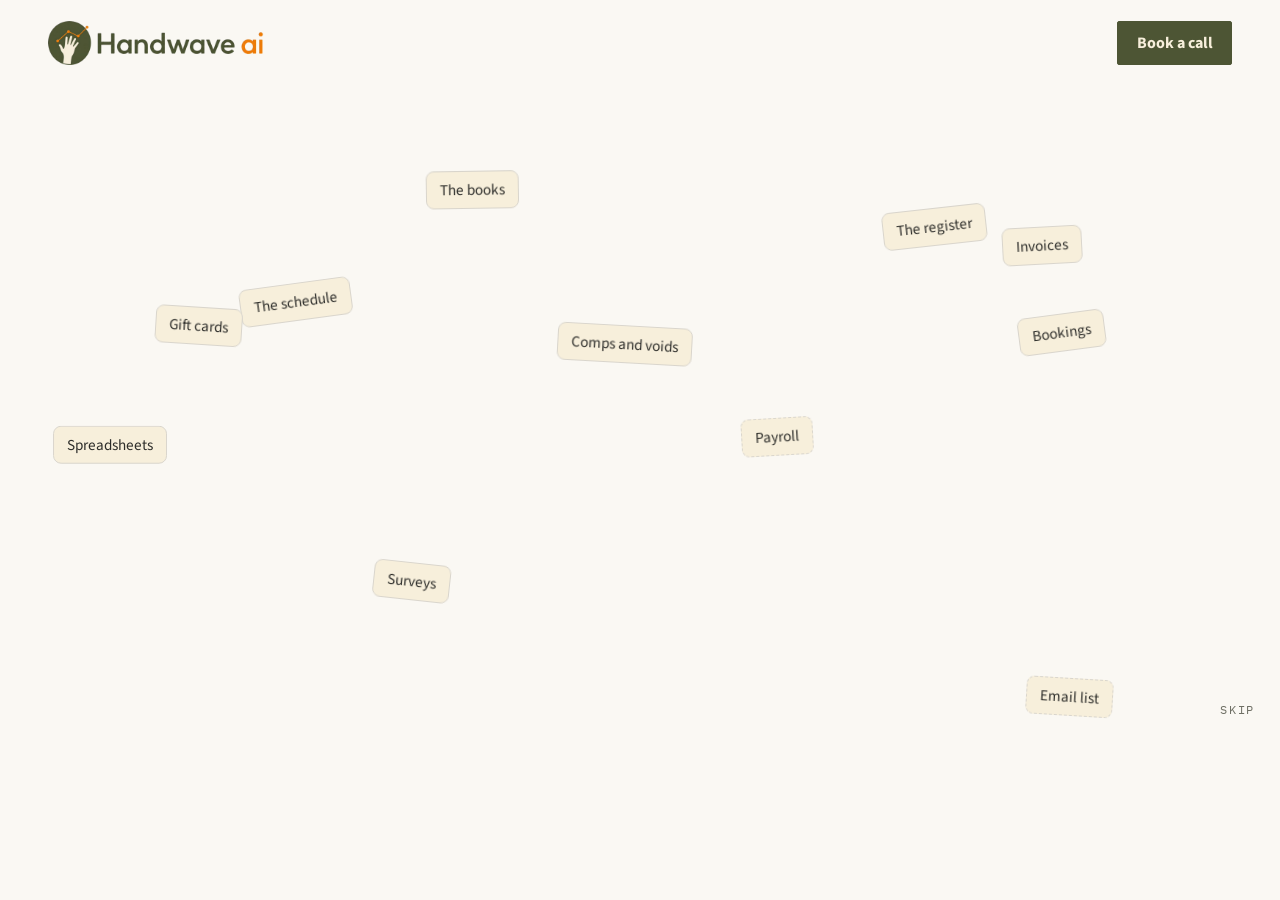
<file: index.html>
<!DOCTYPE html>
<html lang="en">
<head>
<meta charset="utf-8">
<meta name="viewport" content="width=device-width, initial-scale=1, viewport-fit=cover">
<title>Know. Then lead. | Handwave AI</title>
<meta name="description" content="When your numbers don’t agree and it’s costing you money, Handwave AI finds out why, fixes it, and keeps it fixed. Senior people, a platform behind them, hospitality and leisure first.">

<!-- GA4 -->
<script async src="https://www.googletagmanager.com/gtag/js?id=G-V5PC7Z1J04"></script>
<script>
  window.dataLayer = window.dataLayer || [];
  function gtag(){dataLayer.push(arguments);}
  gtag('js', new Date());
  gtag('config', 'G-V5PC7Z1J04');
</script>

<link rel="preconnect" href="https://fonts.googleapis.com">
<link rel="preconnect" href="https://fonts.gstatic.com" crossorigin>
<link href="https://fonts.googleapis.com/css2?family=Source+Serif+4:opsz,wght@8..60,400;8..60,600&family=Source+Sans+3:wght@400;600;700&family=IBM+Plex+Mono:wght@500&display=swap" rel="stylesheet">
<style>
  :root{
    --olive:#4D5534; --moss:#6B7259; --orange:#DF780D; --ivory:#F7EFDB; --paper:#FAF8F3;
    --stone:#D9D5CC; --sage:#AAB393; --charcoal:#2D2D2A; --muted:#6E6F64;
    --serif:'Source Serif 4',Georgia,serif; --sans:'Source Sans 3','Segoe UI',sans-serif;
    --mono:'IBM Plex Mono',ui-monospace,monospace;
    box-sizing:border-box;
    padding-top:env(safe-area-inset-top,0px); padding-bottom:env(safe-area-inset-bottom,0px);
  }
  *,*::before,*::after{ box-sizing:inherit; }
  html,body{ margin:0; min-height:100%; }
  body{ background:var(--paper); color:var(--charcoal); font-family:var(--sans);
    display:flex; flex-direction:column; min-height:100vh; overflow-x:hidden; }
  a:focus-visible, button:focus-visible{ outline:3px solid var(--orange); outline-offset:3px; }

  .top{ display:flex; align-items:center; justify-content:space-between; padding:1.3rem clamp(1.2rem,4vw,3rem); position:relative; z-index:3; }
  .top img{ height:44px; width:auto; display:block; }
  .btn{ display:inline-block; text-decoration:none; font-weight:700; background:var(--olive); color:var(--ivory);
    padding:.62rem 1.15rem; border-radius:2px; border:1px solid var(--olive); }
  .btn:hover{ background:#3e452a; }

  /* the stage: data gets grabbed, ordered, and resolved */
  .stage{ flex:1 0 auto; position:relative; display:flex; align-items:center; justify-content:center;
    min-height:420px; padding:2.5rem 1.5rem 3rem; }
  .bits{ position:absolute; inset:0; pointer-events:none; z-index:1; }
  .bit{ position:absolute; left:0; top:0; white-space:nowrap; font-size:.95rem; color:var(--charcoal);
    background:var(--ivory); border:1px solid var(--stone); border-radius:8px; padding:.45rem .8rem;
    transition:transform 1.6s cubic-bezier(.6,.05,.25,1), opacity .9s ease, background .4s ease, border-color .4s ease, color .4s ease;
    will-change:transform,opacity; }
  .bit.dash{ border-style:dashed; }
  .bit.ordered{ background:#FFFFFF; border-color:var(--sage); border-left:3px solid var(--olive); border-style:solid;
    font-family:var(--mono); font-size:.8rem; letter-spacing:.04em; color:var(--olive); }
  .wave{ position:absolute; top:0; bottom:0; left:-30%; width:30%; z-index:0; pointer-events:none; opacity:0;
    background:linear-gradient(90deg, rgba(77,85,52,0) 0%, rgba(77,85,52,.10) 50%, rgba(77,85,52,0) 100%); }
  .playing .wave.go{ animation:sweep 2.2s cubic-bezier(.5,0,.3,1) forwards; }
  @keyframes sweep{ 0%{ left:-30%; opacity:1; } 100%{ left:110%; opacity:1; } }

  .resolve{ position:relative; z-index:2; text-align:center; max-width:46rem; }
  .resolve h1{ font-family:var(--serif); font-weight:600; letter-spacing:-.016em; line-height:1;
    font-size:clamp(3.4rem,10vw,7.5rem); margin:0 0 1.4rem; color:var(--charcoal); }
  .resolve p{ font-family:var(--serif); font-size:clamp(1.15rem,2.1vw,1.5rem); line-height:1.4; color:var(--charcoal);
    margin:0 auto 1.4rem; max-width:36rem; }
  .three{ display:grid; grid-template-columns:repeat(3,1fr); gap:1.6rem; max-width:48rem; margin:0 auto 2rem; text-align:left; }
  .three .t{ border-top:2px solid var(--olive); padding-top:.7rem; }
  .three b{ display:block; font-family:var(--serif); font-weight:600; font-size:1.12rem; color:var(--charcoal); margin-bottom:.25rem; }
  .three span{ display:block; color:var(--muted); font-size:.95rem; line-height:1.45; }
  @media (max-width:640px){ .three{ grid-template-columns:1fr; gap:1rem; max-width:22rem; } }
  .resolve .btn{ font-size:1.02rem; padding:.75rem 1.4rem; }
  .playing .resolve h1, .playing .resolve p, .playing .resolve .three, .playing .resolve .btn{ opacity:0; transform:translateY(10px); }
  .done .resolve h1, .done .resolve p, .done .resolve .three, .done .resolve .btn{ opacity:1; transform:none;
    transition:opacity 1s ease, transform 1s ease; }
  .done .resolve p{ transition-delay:.4s; }
  .done .resolve .three{ transition-delay:.6s; }
  .done .resolve .btn{ transition-delay:.9s; }
  .skip{ position:absolute; right:1.2rem; bottom:1rem; z-index:3; background:none; border:0; cursor:pointer;
    font-family:var(--mono); font-size:.72rem; letter-spacing:.14em; text-transform:uppercase; color:var(--muted); }
  .done .skip{ display:none; }

  /* the pages, at the bottom */
  .doors{ position:relative; z-index:3; border-top:1px solid var(--stone); padding:1.6rem clamp(1.2rem,4vw,3rem) 1.4rem; }
  .doors ul{ list-style:none; margin:0 auto; padding:0; max-width:72rem;
    display:grid; grid-template-columns:repeat(5,1fr); gap:1rem; }
  .doors a{ display:block; text-decoration:none; padding:1rem 1.1rem; border-radius:12px; border:1px solid var(--stone);
    background:#FFFFFF; height:100%; transition:border-color .2s ease, transform .2s ease; }
  .doors a:hover{ border-color:var(--olive); transform:translateY(-2px); }
  .doors .dt{ display:block; font-family:var(--serif); font-weight:600; font-size:1.2rem; color:var(--charcoal); }
  .doors .dd{ display:block; color:var(--muted); font-size:.9rem; margin-top:.2rem; }
  .playing .doors{ opacity:0; }
  .done .doors{ opacity:1; transition:opacity .8s ease .7s; }
  .legal{ text-align:center; font-family:var(--mono); font-size:.7rem; letter-spacing:.06em; color:var(--muted); margin:1.2rem 0 0; }

  @media (max-width:860px){
    .doors ul{ grid-template-columns:1fr 1fr; }
    .doors li:last-child{ grid-column:1 / -1; }
    .top img{ height:36px; }
    .stage{ min-height:460px; }
  }
</style>
</head>
<body class="playing">

<div class="top">
  <a href="index.html" aria-label="Handwave AI home"><img src="handwave_logo_horizontal.png" alt="Handwave AI"></a>
  <a class="btn" href="https://scheduler.zoom.us/aaron-nelson-c1mmxt/30-mins-with-aaron-1" data-ga="book_call_click" data-ga-loc="splash_top">Book a call</a>
</div>

<main class="stage" id="stage">
  <div class="wave" aria-hidden="true"></div>
  <div class="bits" aria-hidden="true"></div>
  <div class="resolve">
    <h1>Know. Then&nbsp;lead.</h1>
    <p class="line">When your numbers don’t agree and it’s costing you money, we find out why, fix it, and keep it fixed.</p>
    <div class="three">
      <div class="t"><b>People who have done it</b><span>inside a business like yours bring your systems together.</span></div>
      <div class="t"><b>The cause, found</b><span>the number nobody can explain, traced to where it came from.</span></div>
      <div class="t"><b>Kept fixed</b><span>we keep it connected, so it stays that way.</span></div>
    </div>
    <a class="btn" href="https://scheduler.zoom.us/aaron-nelson-c1mmxt/30-mins-with-aaron-1" data-ga="book_call_click" data-ga-loc="splash">Book a call</a>
  </div>
  <button class="skip" type="button">Skip</button>
</main>

<nav class="doors" aria-label="Pages">
  <ul>
    <li><a href="how-it-works.html" data-ga="door_click" data-ga-loc="how"><span class="dt">How it works</span><span class="dd">What you get, and how it runs</span></a></li>
    <li><a href="how-we-work.html" data-ga="door_click" data-ga-loc="how_we_work"><span class="dt">How we work</span><span class="dd">Step by step, fixed price each</span></a></li>
    <li><a href="about.html" data-ga="door_click" data-ga-loc="about"><span class="dt">About</span><span class="dd">The people behind it</span></a></li>
    <li><a href="partners.html" data-ga="door_partners_click" data-ga-loc="splash"><span class="dt">Partners</span><span class="dd">For firms that serve operators</span></a></li>
    <li><a href="resources.html" data-ga="door_click" data-ga-loc="resources"><span class="dt">Resources</span><span class="dd">Notes and reads</span></a></li>
  </ul>
  <p class="legal">Answers, with receipts. · © 2026 Handwave AI, Inc.</p>
</nav>

<script>
  // GA4: one delegated listener for every data-ga element
  document.addEventListener('click', function(e){
    var el = e.target.closest('[data-ga]');
    if(!el || typeof gtag !== 'function') return;
    gtag('event', el.getAttribute('data-ga'), { location_on_page: el.getAttribute('data-ga-loc') || '', link_url: el.getAttribute('href') || '' });
  });

  // The splash: scattered data is grabbed, put in order, and resolved into the line. About six and a half seconds.
  (function(){
    var body = document.body;
    var reduce = window.matchMedia && window.matchMedia('(prefers-reduced-motion: reduce)').matches;
    function finish(){ body.classList.remove('playing'); body.classList.add('done'); var b=document.querySelector('.bits'); if(b) b.innerHTML=''; }
    var seen=false; try{ seen=localStorage.getItem('hw_splash_seen')==='1'; }catch(e){}
    var replay=/[?&]replay/.test(location.search);
    if(reduce || (seen && !replay)){ finish(); return; }
    try{ localStorage.setItem('hw_splash_seen','1'); }catch(e){}

    var words = ['Bookings','The register','The books','Payroll','The schedule','Spreadsheets',
                 'Surveys','Email list','Invoices','Gift cards','Comps and voids','That one report'];
    var stage = document.getElementById('stage'), layer = stage.querySelector('.bits'), wave = stage.querySelector('.wave');
    var W = stage.clientWidth, H = stage.clientHeight, narrow = W < 640;
    var timers = [];
    function at(ms, fn){ timers.push(setTimeout(fn, ms)); }

    if(narrow) words = words.slice(0,10);
    var bits = words.map(function(w, i){
      var el = document.createElement('span'); el.className = 'bit' + (i % 4 === 3 ? ' dash' : ''); el.textContent = w;
      layer.appendChild(el); return el;
    });

    // 1. the mess: scattered, tilted, drifting in
    bits.forEach(function(el){
      var x = Math.random()*(W-170)+10, y = Math.random()*(H-60)+10, r = (Math.random()*16-8).toFixed(1);
      el.style.opacity = '0';
      el.style.transform = 'translate('+x+'px,'+(y-24)+'px) rotate('+r+'deg)';
      el.dataset.x = x; el.dataset.y = y; el.dataset.r = r;
    });
    at(40, function(){ bits.forEach(function(el, i){
      setTimeout(function(){ el.style.opacity = '1'; el.style.transform = 'translate('+el.dataset.x+'px,'+el.dataset.y+'px) rotate('+el.dataset.r+'deg)'; }, i*120);
    }); });

    // 2. the hand: a wave passes and pulls everything into order
    at(2900, function(){
      wave.classList.add('go');
      var cols = narrow ? 2 : 4, cw = narrow ? Math.min(172,(W-24)/2) : 182, rh = narrow ? 42 : 50;
      var rows = Math.ceil(bits.length/cols), gx = (W - cols*cw)/2, gy = (H - rows*rh)/2;
      bits.forEach(function(el, i){
        var c = i % cols, r = Math.floor(i/cols);
        el.classList.add('ordered');
        el.style.width = (cw-12)+'px'; el.style.textAlign = 'left'; el.style.overflow = 'hidden'; el.style.textOverflow = 'ellipsis';
        el.style.transitionDelay = (c*70 + r*55)+'ms';
        el.style.transform = 'translate('+(gx + c*cw)+'px,'+(gy + r*rh)+'px) rotate(0deg)';
      });
    });

    // 3. resolved: the ordered data folds into one answer
    at(5600, function(){
      bits.forEach(function(el){ el.style.transitionDelay='0ms'; el.style.opacity='0';
        el.style.transform = 'translate('+(W/2-60)+'px,'+(H/2-16)+'px) scale(.4)'; });
    });
    at(6500, finish);

    stage.querySelector('.skip').addEventListener('click', function(){ timers.forEach(clearTimeout); finish(); });
  })();
</script>
</body>
</html>
</file>
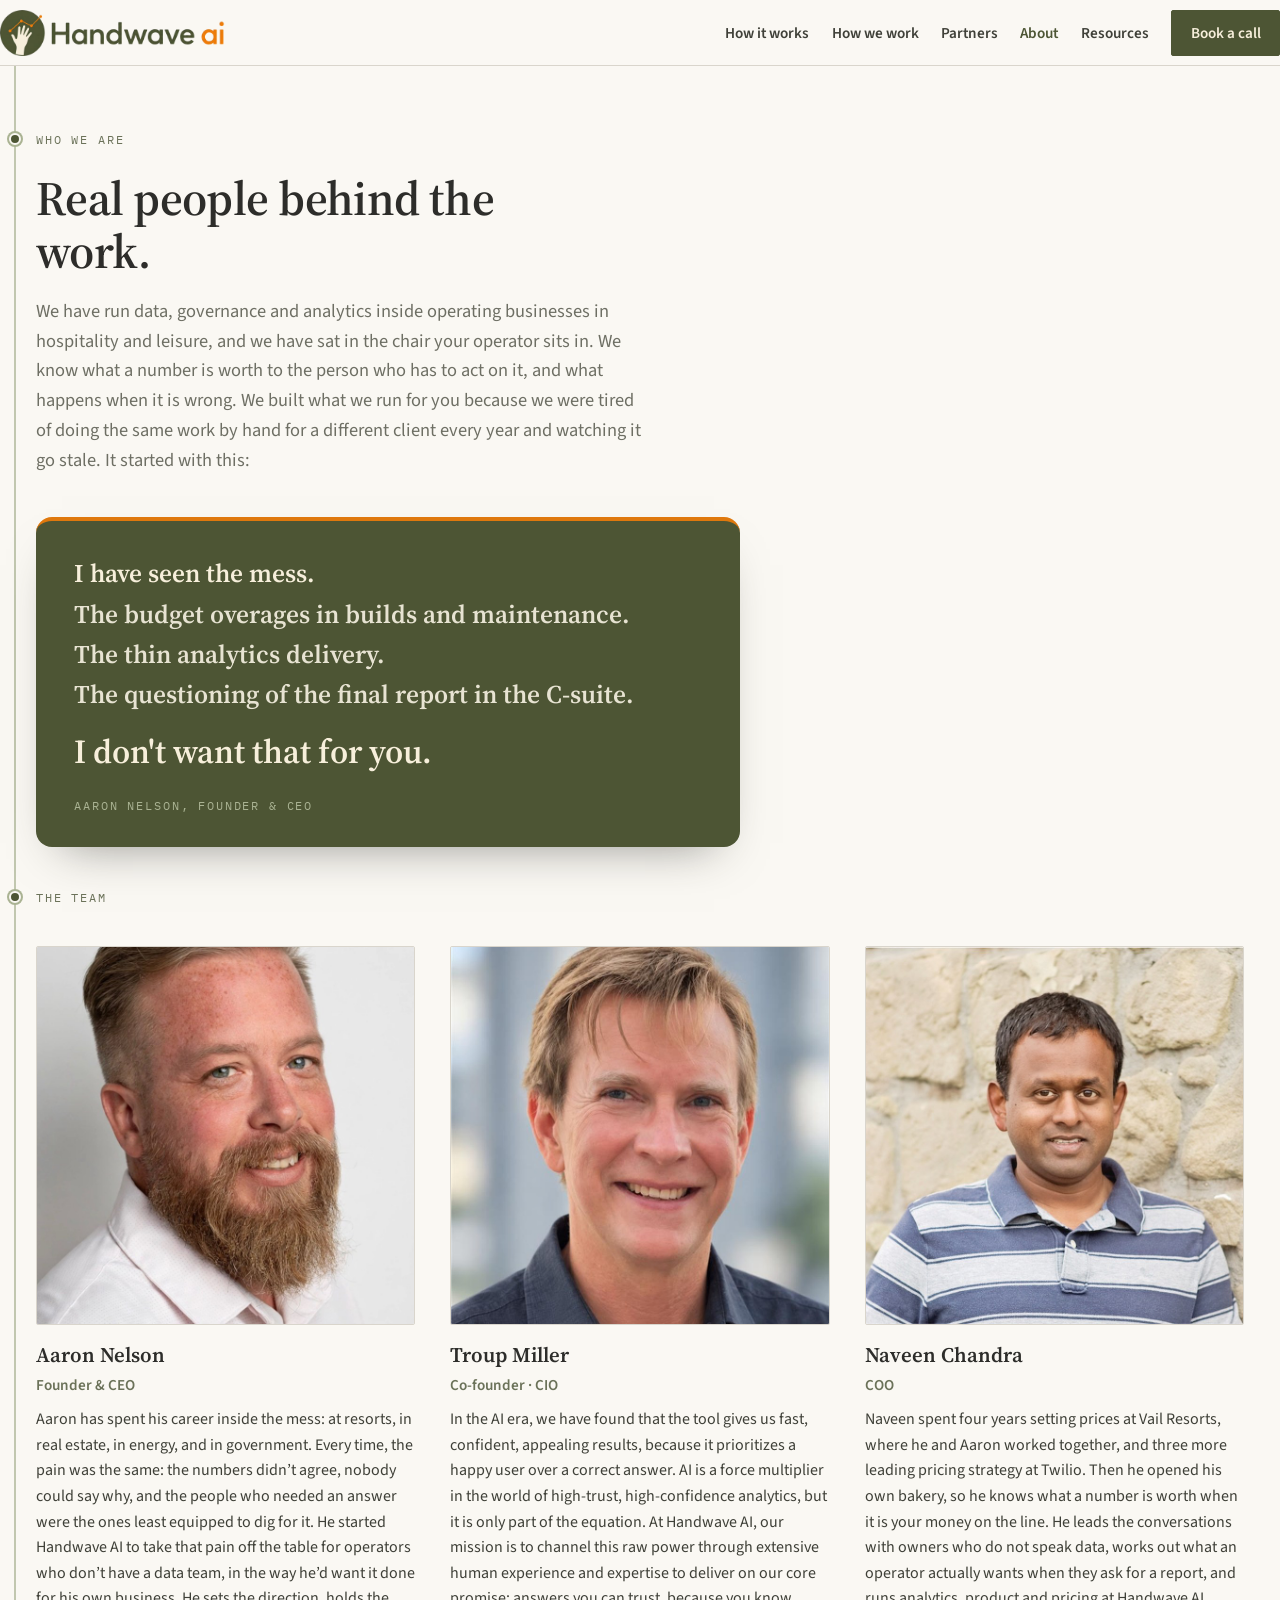
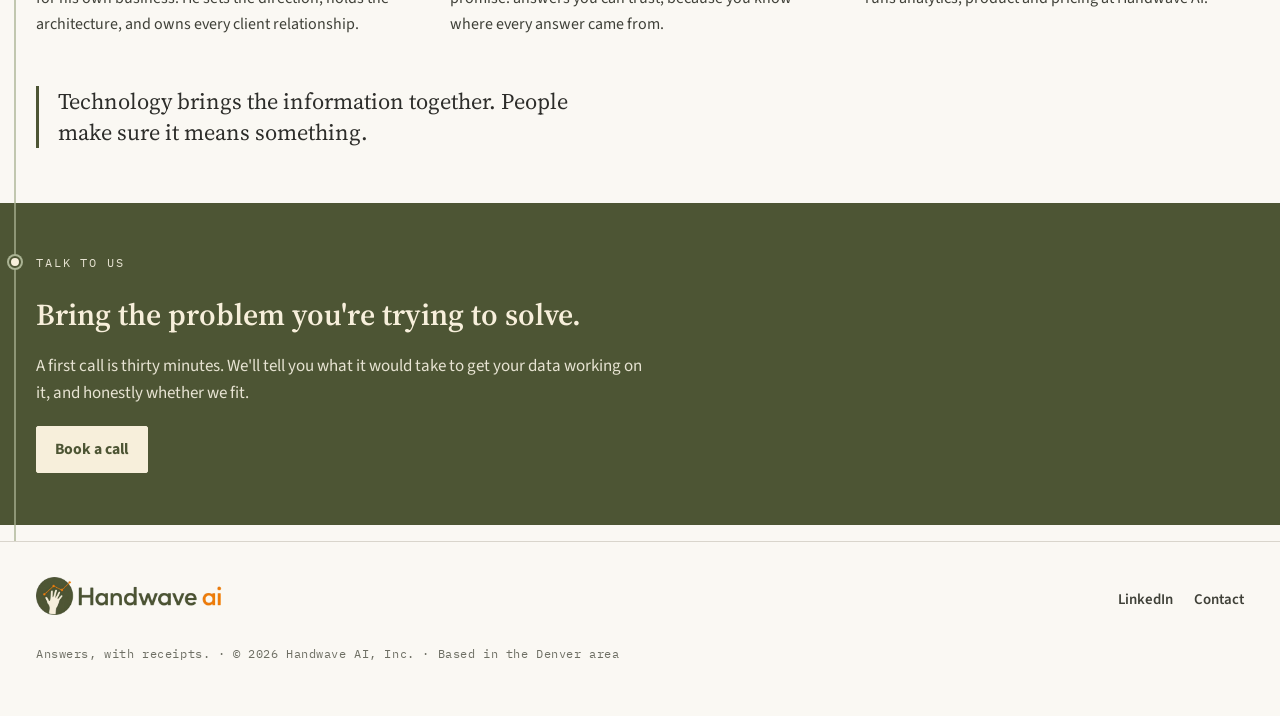
<file: about.html>
<!DOCTYPE html>
<html lang="en">
<head>
<meta charset="utf-8">
<meta name="viewport" content="width=device-width, initial-scale=1, viewport-fit=cover">
<title>Who we are | Handwave AI</title>
<meta name="description" content="The people behind Handwave AI: data architecture and governance, platform engineering, and analytics; technology brings the information together, people make sure it means something.">

<script async src="https://www.googletagmanager.com/gtag/js?id=G-V5PC7Z1J04"></script>
<script>
  window.dataLayer = window.dataLayer || [];
  function gtag(){dataLayer.push(arguments);}
  gtag('js', new Date());
  gtag('config', 'G-V5PC7Z1J04');
</script>

<link rel="preconnect" href="https://fonts.googleapis.com">
<link rel="preconnect" href="https://fonts.gstatic.com" crossorigin>
<link href="https://fonts.googleapis.com/css2?family=Source+Serif+4:opsz,wght@8..60,400;8..60,600&family=Source+Sans+3:wght@400;600;700&family=IBM+Plex+Mono:wght@500&display=swap" rel="stylesheet">
<style>
  :root{
    --olive:#4D5534; --moss:#6B7259; --orange:#DF780D; --ivory:#F7EFDB;
    --paper:#FAF8F3; --stone:#D9D5CC; --sage:#AAB393; --charcoal:#2D2D2A;
    --body:#3F4038; --muted:#6E6F64;
    --serif:'Source Serif 4','Charter',Georgia,serif;
    --sans:'Source Sans 3','Segoe UI','Liberation Sans',sans-serif;
    --mono:'IBM Plex Mono','Consolas',ui-monospace,monospace;
    box-sizing:border-box;
    padding-top:env(safe-area-inset-top,0px); padding-bottom:env(safe-area-inset-bottom,0px);
  }
  *,*::before,*::after{ box-sizing:inherit; }
  html,body{ margin:0; padding:0; }
  body{ background:var(--paper); color:var(--body); font-family:var(--sans);
    font-size:1.0625rem; line-height:1.6; }
  img{ max-width:100%; height:auto; }
  a{ color:var(--olive); }
  a:focus-visible{ outline:3px solid var(--orange); outline-offset:3px; }
  .wrap{ max-width:84rem; margin:0 auto; padding:0 2.25rem; }
  header.site{ position:sticky; top:env(safe-area-inset-top,0px); z-index:10;
    background:rgba(250,248,243,.94); backdrop-filter:blur(6px); border-bottom:1px solid var(--stone); }
  .bar{ display:flex; align-items:center; gap:1.5rem; padding:.6rem 0; }
  .bar img{ height:46px; width:auto; display:block; }
  nav.primary{ margin-left:auto; display:flex; gap:1.4rem; align-items:center; }
  nav.primary a{ text-decoration:none; color:var(--body); font-weight:600; font-size:.95rem; }
  nav.primary a:hover{ color:var(--olive); }
  .btn{ display:inline-block; text-decoration:none; font-weight:700; font-size:.98rem;
    background:var(--olive); color:var(--ivory); padding:.62rem 1.15rem;
    border:1px solid var(--olive); border-radius:2px; }
  .btn:hover{ background:#3e452a; }
  nav.primary a.btn, nav.primary a.btn:hover{ color:var(--ivory); }
  .kicker{ font-family:var(--mono); font-size:.72rem; letter-spacing:.16em;
    text-transform:uppercase; color:var(--moss); margin:0 0 calc(.9rem + 8px); }
  main{ padding:calc(3.6rem + 7px) 0 1rem; }
  h1{ font-family:var(--serif); font-weight:600; letter-spacing:-.012em;
    font-size:clamp(2rem,3.8vw,3rem); line-height:1.12; color:var(--charcoal);
    margin:0 0 1.1rem; max-width:22ch; }
  .intro{ max-width:38rem; color:var(--muted); font-size:1.15rem; line-height:1.62; margin:0 0 1.2rem; }
  .pullline{ font-family:var(--serif); font-size:1.4rem; line-height:1.4; color:var(--charcoal);
    max-width:34rem; margin:2rem 0 2.6rem; padding-left:1.2rem; border-left:3px solid var(--olive); }
  .founders{ display:grid; grid-template-columns:repeat(3,1fr); gap:2.2rem; margin:2.4rem 0 3rem; }
  .founder img{ width:100%; aspect-ratio:1/1; object-fit:cover; border-radius:2px;
    border:1px solid var(--stone); display:block; margin-bottom:.8rem; background:var(--ivory); }
  .founder .fname{ font-family:var(--serif); font-weight:600; font-size:1.3rem;
    color:var(--charcoal); margin:0; }
  .founder .frole{ color:var(--moss); margin:.15rem 0 .6rem; font-weight:600; font-size:.95rem; }
  .founder p.fbio{ margin:0; font-size:1rem; line-height:1.6; }
  section.close{ background:var(--olive); color:var(--ivory); margin-top:3.4rem; padding:3.2rem 0; }
  section.close h2{ font-family:var(--serif); font-weight:600; font-size:clamp(1.5rem,2.6vw,1.9rem);
    color:var(--ivory); margin:0 0 .8rem; }
  section.close p{ color:#E7E3D2; margin:0 0 1.2rem; max-width:38rem; }
  section.close .btn{ background:var(--ivory); color:var(--olive); border-color:var(--ivory); }
  section.close .btn:hover{ background:var(--paper); }
  footer.site{ border-top:1px solid var(--stone); padding:2.2rem 0 2.6rem; }
  footer.site .cols{ display:flex; align-items:center; gap:1.5rem; flex-wrap:wrap; }
  footer.site img{ height:38px; width:auto; }
  footer.site nav{ margin-left:auto; display:flex; gap:1.3rem; }
  footer.site a{ color:var(--body); text-decoration:none; font-size:.93rem; font-weight:600; }
  footer.site a:hover{ color:var(--olive); }
  .legal{ font-family:var(--mono); font-size:.72rem; letter-spacing:.05em; color:var(--muted); margin-top:1.4rem; }
  @media (max-width:860px){
    .wrap{ padding:0 1.4rem; }
    nav.primary a.navlink{ display:none; }
    .bar img{ height:36px; }
    .founders{ grid-template-columns:1fr; gap:2rem; }
    .founder img{ max-width:260px; }
    main{ padding-top:3rem; }
  }

  .why{ margin:2.6rem 0 1rem; padding:2.2rem 2.4rem 2rem; background:var(--olive); border-radius:16px;
    border-top:4px solid var(--orange); max-width:44rem; box-shadow:0 22px 46px -26px rgba(45,45,42,.55); }
  .why blockquote{ margin:0; }
  .why blockquote p{ font-family:var(--serif); font-weight:600; font-size:clamp(1.25rem,2.1vw,1.6rem);
    line-height:1.35; color:#E7E3D2; margin:0 0 .35rem; }
  .why blockquote p:first-child{ color:var(--ivory); }
  .why blockquote p.turn{ color:var(--ivory); font-size:clamp(1.6rem,2.8vw,2.1rem); margin:1.1rem 0 0; }
  .why figcaption{ margin-top:1.4rem; font-family:var(--mono); font-size:.72rem; letter-spacing:.16em;
    text-transform:uppercase; color:var(--sage); }
  .pullline{ margin-top:0; }
  @media (max-width:640px){ .why{ padding:1.6rem 1.4rem 1.5rem; } }
  /* page spine, same as the content pages */
  @media (min-width:1280px){
    main.spined{ position:relative; }
    main.spined::before{ content:""; position:absolute; top:0; bottom:0; left:calc(max(0px, 50% - 42rem) + .9rem); width:2px; background:var(--sage); opacity:.7; }
    main.spined .wrap{ position:relative; }
    main.spined .kicker{ position:relative; }
    main.spined .kicker::before{ content:""; position:absolute; left:calc(-1 * (2.25rem - .9rem) - 5px); margin-top:.15em; width:12px; height:12px; border-radius:50%;
      background:var(--olive); border:2px solid var(--paper); box-shadow:0 0 0 2px var(--sage); }
    main.spined section.close .kicker::before{ border-color:var(--olive); background:var(--ivory); }
  }
  .kicker.team{ margin-top:2.6rem; }
</style>
</head>
<body>

<header class="site">
  <div class="wrap bar">
    <a href="index.html" aria-label="Handwave AI home"><img src="handwave_logo_horizontal.png" alt="Handwave AI"></a>
    <nav class="primary" aria-label="Primary">
      <a class="navlink" href="how-it-works.html">How it works</a>
      <a class="navlink" href="how-we-work.html">How we work</a>
      <a class="navlink" href="partners.html">Partners</a>
      <a class="navlink" href="about.html" aria-current="page" style="color:var(--olive)">About</a>
      <a class="navlink" href="resources.html">Resources</a>
      <a class="btn" href="https://scheduler.zoom.us/aaron-nelson-c1mmxt/30-mins-with-aaron-1" data-ga="book_call_click" data-ga-loc="about_header">Book a call</a>
    </nav>
  </div>
</header>

<main class="spined">
  <div class="wrap">
    <p class="kicker">Who we are</p>
    <h1>Real people behind the work.</h1>
    <p class="intro">We have run data, governance and analytics inside operating businesses in hospitality and leisure, and we have sat in the chair your operator sits in. We know what a number is worth to the person who has to act on it, and what happens when it is wrong. We built what we run for you because we were tired of doing the same work by hand for a different client every year and watching it go stale. It started with this:</p>

    <figure class="why">
      <blockquote>
        <p>I have seen the mess.</p>
        <p>The budget overages in builds and maintenance.</p>
        <p>The thin analytics delivery.</p>
        <p>The questioning of the final report in the C-suite.</p>
        <p class="turn">I don't want that for you.</p>
      </blockquote>
      <figcaption>Aaron Nelson, Founder &amp; CEO</figcaption>
    </figure>

    <p class="kicker team">The team</p>
    <!-- Headshots: drop aaron_headshot.jpg, troup_headshot.jpg, naveen_headshot.jpg in the repo root -->
    <div class="founders">
      <div class="founder">
        <img src="aaron_headshot.jpg" alt="Aaron Nelson">
        <p class="fname">Aaron Nelson</p>
        <p class="frole">Founder &amp; CEO</p>
        <p class="fbio">Aaron has spent his career inside the mess: at resorts, in real estate, in energy, and in
        government. Every time, the pain was the same: the numbers didn’t agree, nobody could say why, and the
        people who needed an answer were the ones least equipped to dig for it. He started Handwave AI to take
        that pain off the table for operators who don’t have a data team, in the way he’d want it done for his own
        business. He sets the direction, holds the architecture, and owns every client relationship.</p>
      </div>
      <div class="founder">
        <img src="troup_headshot.jpg" alt="Troup Miller">
        <p class="fname">Troup Miller</p>
        <p class="frole">Co-founder · CIO</p>
        <p class="fbio">In the AI era, we have found that the tool gives us fast, confident, appealing results, because it
        prioritizes a happy user over a correct answer. AI is a force multiplier in the world of high-trust,
        high-confidence analytics, but it is only part of the equation. At Handwave AI, our mission is to channel
        this raw power through extensive human experience and expertise to deliver on our core promise: answers
        you can trust, because you know where every answer came from.</p>
      </div>
      <div class="founder">
        <img src="naveen_headshot.jpg" alt="Naveen Chandra">
        <p class="fname">Naveen Chandra</p>
        <p class="frole">COO</p>
        <p class="fbio">Naveen spent four years setting prices at Vail Resorts, where he and Aaron worked together,
        and three more leading pricing strategy at Twilio. Then he opened his own bakery, so he knows what a number is
        worth when it is your money on the line. He leads the conversations with owners who do not speak data, works out
        what an operator actually wants when they ask for a report, and runs analytics, product and pricing at
        Handwave AI.</p>
      </div>
    </div>
    <p class="pullline">Technology brings the information together. People make sure it means something.</p>
  </div>

  <section class="close">
    <div class="wrap">
      <p class="kicker">Talk to us</p>
      <h2>Bring the problem you're trying to solve.</h2>
      <p>A first call is thirty minutes. We'll tell you what it would take to get your data working
      on it, and honestly whether we fit.</p>
      <a class="btn" href="https://scheduler.zoom.us/aaron-nelson-c1mmxt/30-mins-with-aaron-1" data-ga="book_call_click" data-ga-loc="about_close">Book a call</a>
    </div>
  </section>
</main>

<footer class="site">
  <div class="wrap">
    <div class="cols">
      <a href="index.html"><img src="handwave_logo_horizontal.png" alt="Handwave AI"></a>
      <nav aria-label="Footer">
        <a href="https://linkedin.com/company/handwaveai">LinkedIn</a>
        <a href="mailto:aaron.nelson@handwaveai.com" data-ga="email_click">Contact</a>
      </nav>
    </div>
    <p class="legal">Answers, with receipts. · © 2026 Handwave AI, Inc. · Based in the Denver area</p>
  </div>
</footer>

<script>
  document.addEventListener('click', function(e){
    var el = e.target.closest('[data-ga]');
    if(!el || typeof gtag !== 'function') return;
    gtag('event', el.getAttribute('data-ga'), {
      location_on_page: el.getAttribute('data-ga-loc') || '',
      link_url: el.getAttribute('href') || ''
    });
  });
</script>

</body>
</html>
</file>
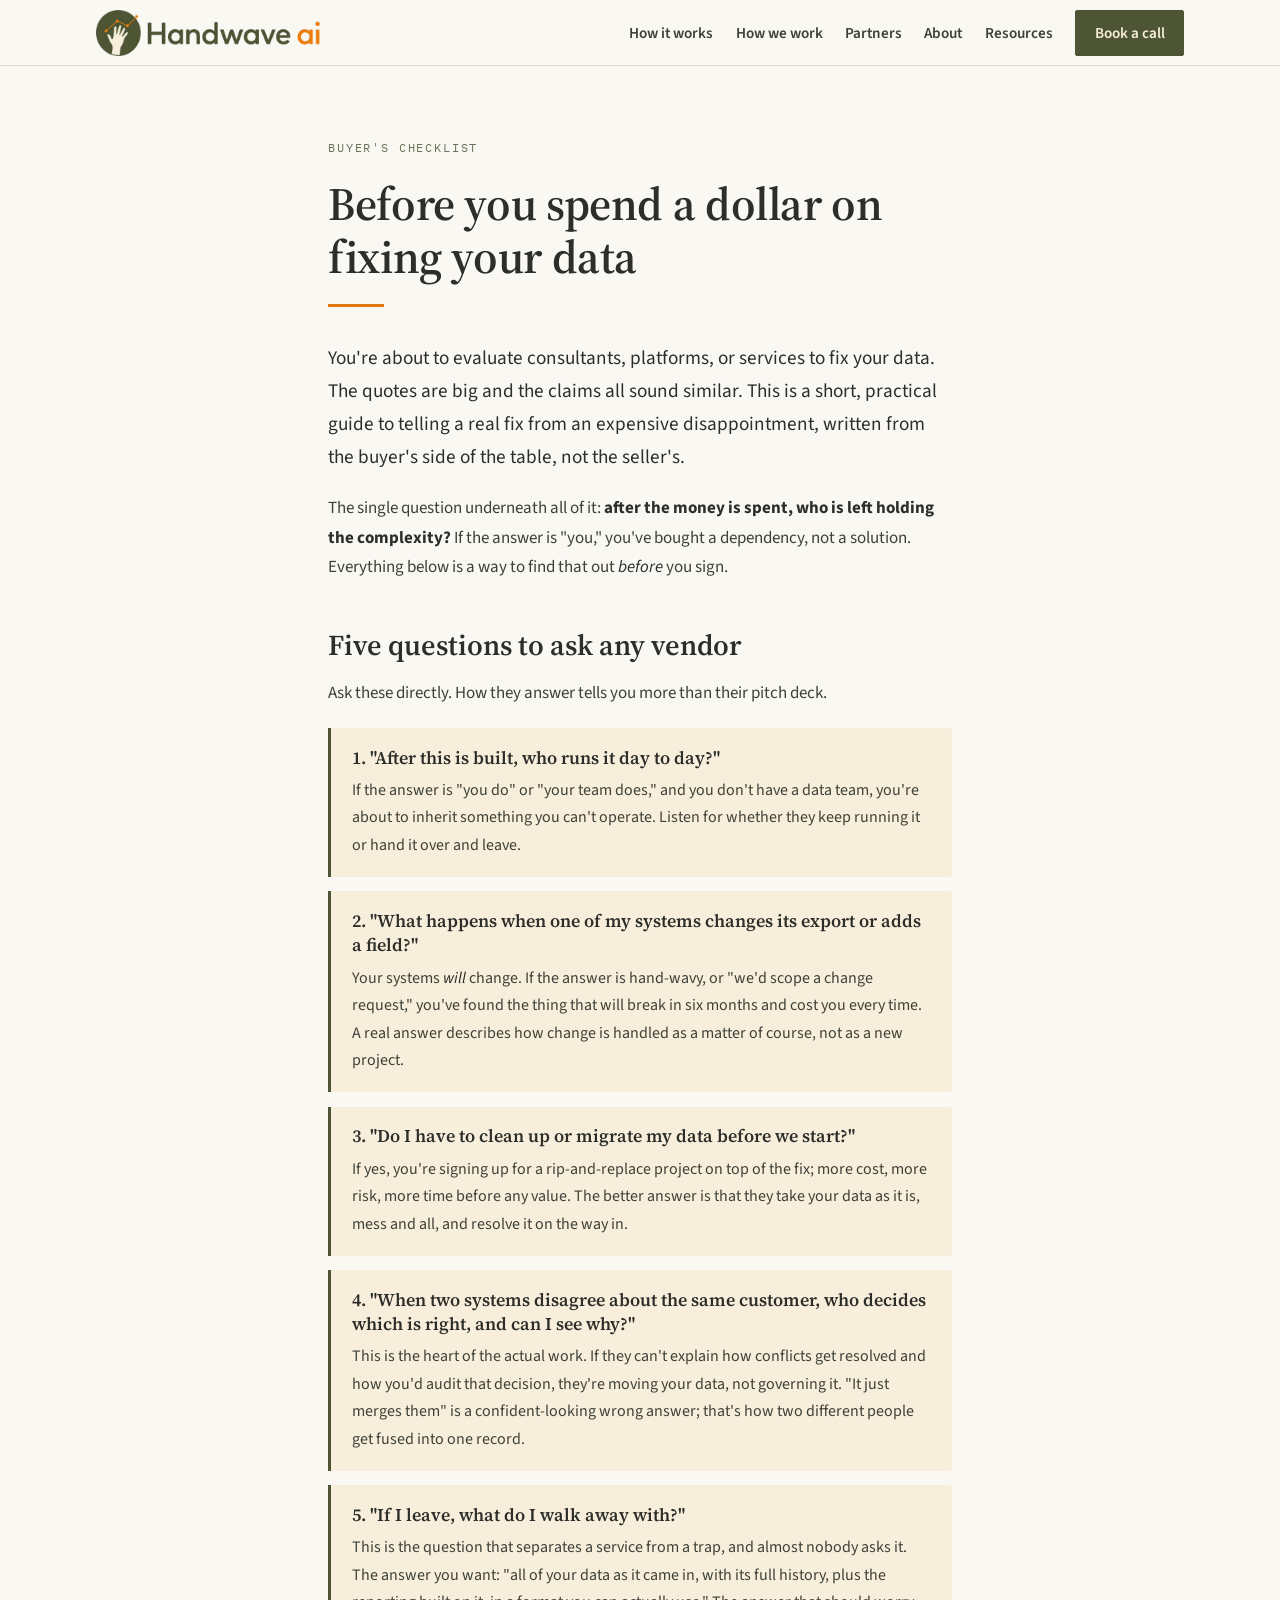
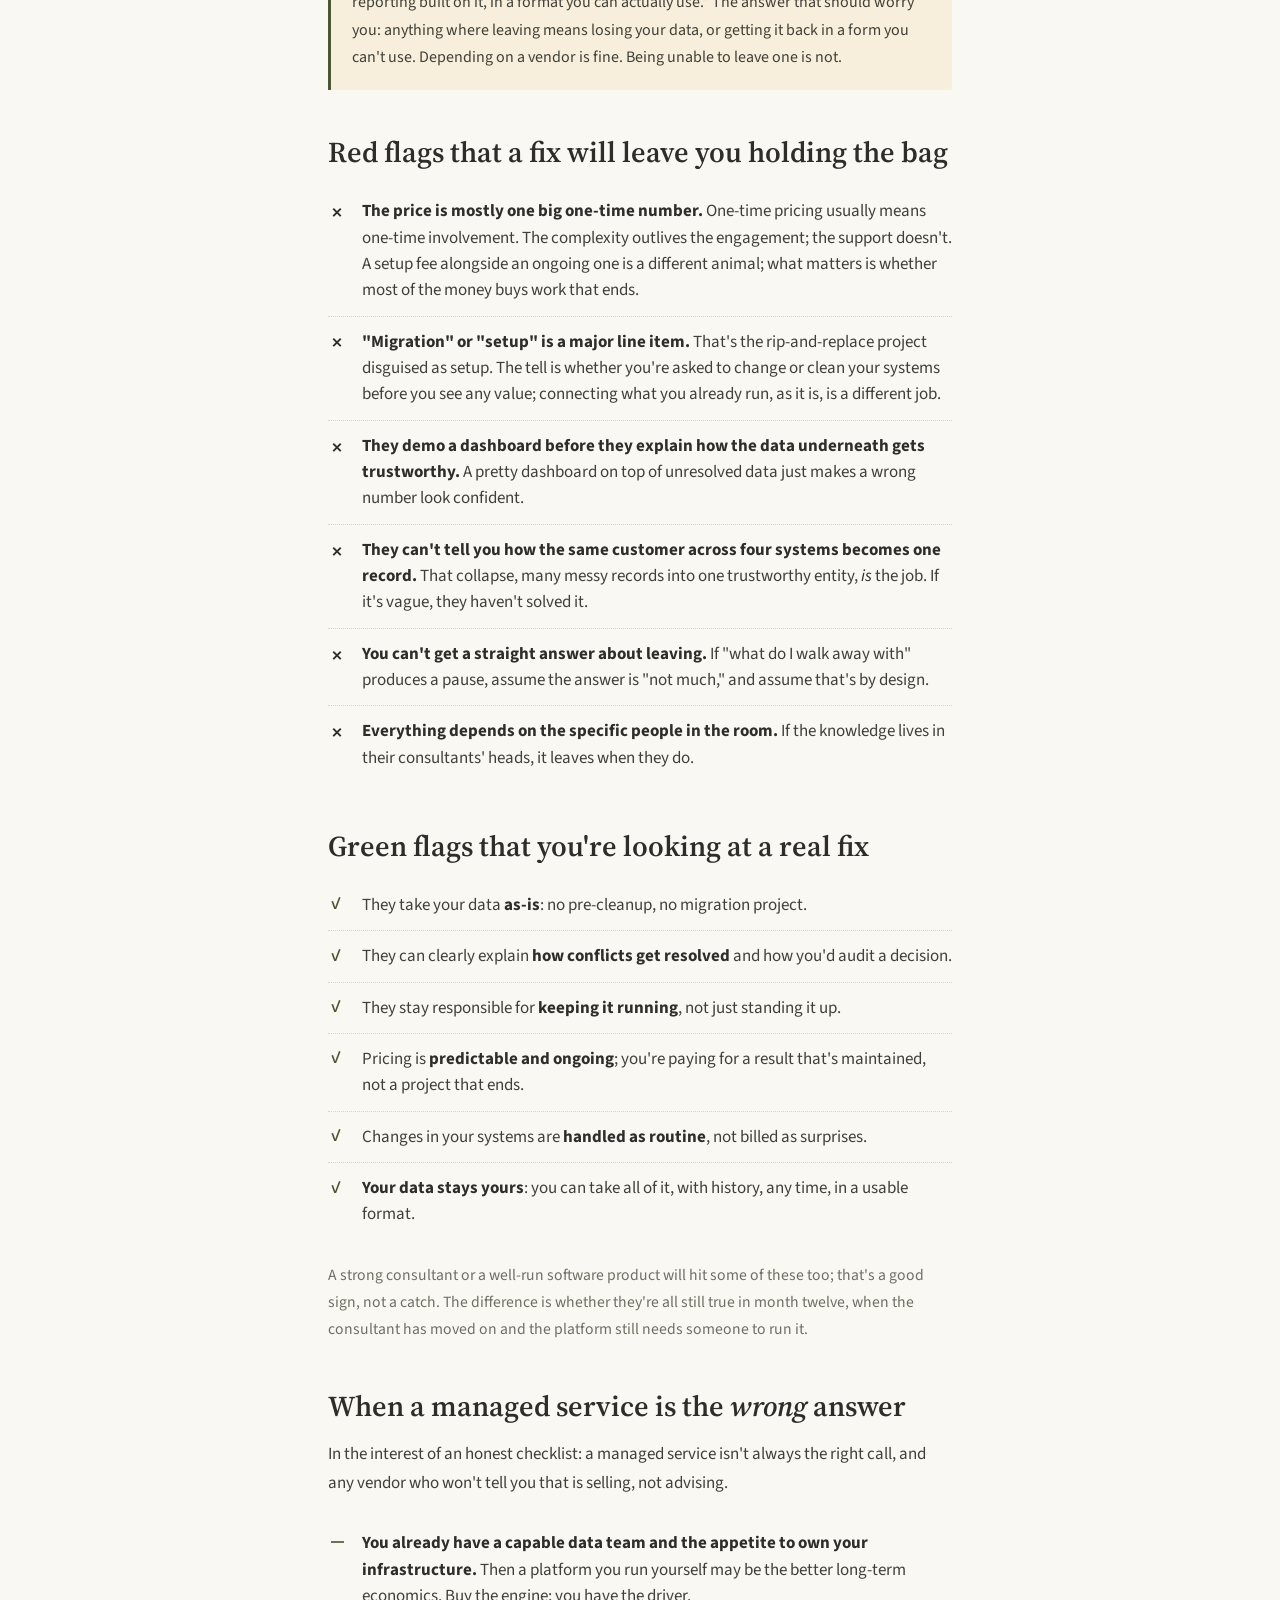
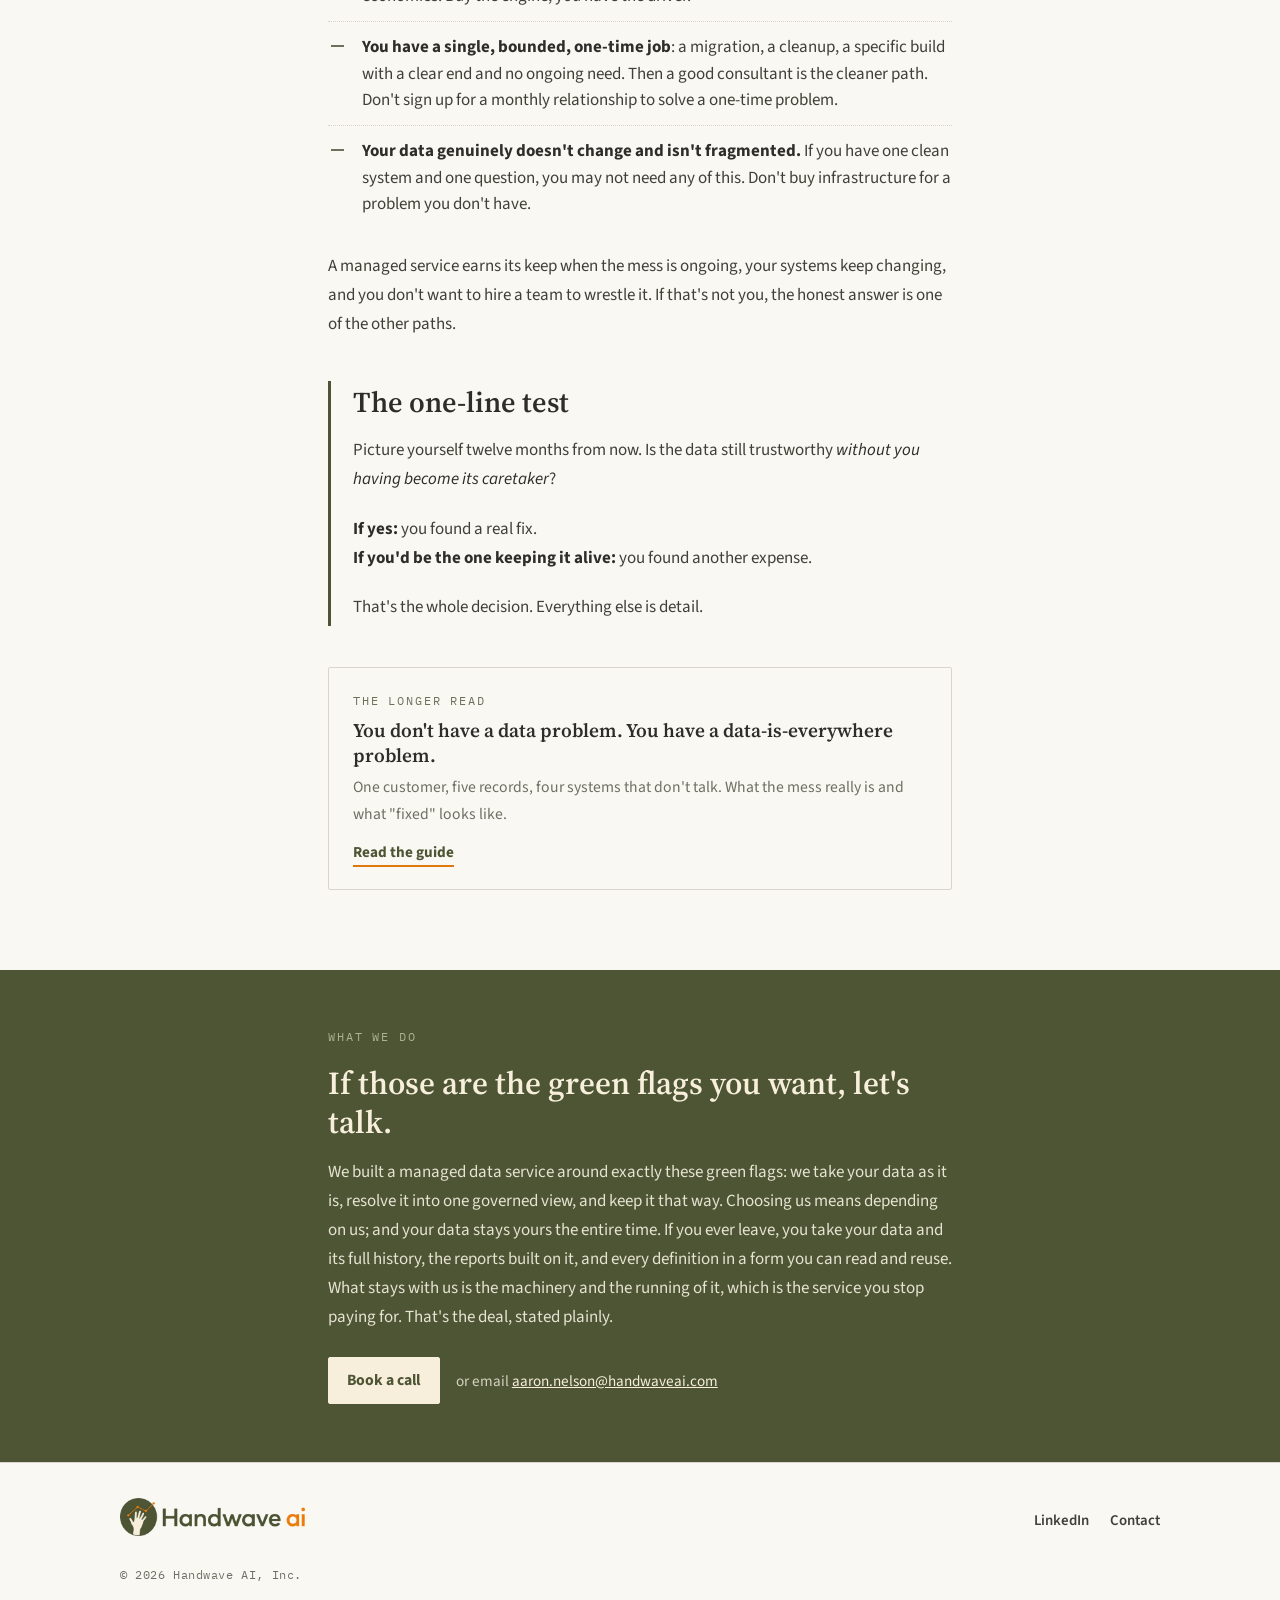
<file: buyer-checklist.html>
<!DOCTYPE html>
<html lang="en">
<head>
<meta charset="utf-8">
<meta name="viewport" content="width=device-width, initial-scale=1, viewport-fit=cover">
<title>Before you spend a dollar on fixing your data: a buyer's checklist | Handwave AI</title>
<meta name="description" content="A practical, vendor-neutral checklist for evaluating consultants, platforms, and managed services to fix your data, including when a managed service is the wrong answer.">

<script async src="https://www.googletagmanager.com/gtag/js?id=G-V5PC7Z1J04"></script>
<script>
  window.dataLayer = window.dataLayer || [];
  function gtag(){dataLayer.push(arguments);}
  gtag('js', new Date());
  gtag('config', 'G-V5PC7Z1J04');
</script>

<link rel="preconnect" href="https://fonts.googleapis.com">
<link rel="preconnect" href="https://fonts.gstatic.com" crossorigin>
<link href="https://fonts.googleapis.com/css2?family=Source+Serif+4:opsz,wght@8..60,400;8..60,600;8..60,700&family=Source+Sans+3:ital,wght@0,400;0,600;0,700;1,400&family=IBM+Plex+Mono:wght@500&display=swap" rel="stylesheet">
<style>
  :root{
    --olive:#4D5534; --moss:#6B7259; --orange:#DF780D; --ivory:#F7EFDB;
    --paper:#FAF8F3; --stone:#D9D5CC; --sage:#AAB393; --charcoal:#2D2D2A;
    --body:#3F4038; --muted:#6E6F64;
    --serif:'Source Serif 4','Charter',Georgia,serif;
    --sans:'Source Sans 3','Segoe UI','Liberation Sans',sans-serif;
    --mono:'IBM Plex Mono','Consolas',ui-monospace,monospace;
    box-sizing:border-box;
    padding-top:env(safe-area-inset-top,0px);
    padding-bottom:env(safe-area-inset-bottom,0px);
  }
  html{ scroll-behavior:smooth; scroll-padding-top:calc(4.5rem + env(safe-area-inset-top,0px)); }
  *,*::before,*::after{ box-sizing:inherit; }
  html,body{ margin:0; padding:0; }
  body{ background:var(--paper); color:var(--body); font-family:var(--sans);
        font-size:1.0625rem; line-height:1.6; }
  img{ max-width:100%; height:auto; }
  a{ color:var(--olive); }
  a:focus-visible{ outline:3px solid var(--orange); outline-offset:2px; }
  .wrap{ max-width:68rem; margin:0 auto; padding:0 1.5rem; }

  /* header: identical to homepage */
  header.site{ position:sticky; top:env(safe-area-inset-top,0px); z-index:10;
    background:rgba(250,248,243,.94); backdrop-filter:blur(6px);
    border-bottom:1px solid var(--stone); }
  .bar{ display:flex; align-items:center; gap:1.5rem; padding:.6rem 0; }
  .bar img{ height:46px; width:auto; display:block; }
  nav.primary{ margin-left:auto; display:flex; gap:1.4rem; align-items:center; }
  nav.primary a{ text-decoration:none; color:var(--body); font-weight:600; font-size:.95rem; }
  nav.primary a:hover{ color:var(--olive); }
  .btn{ display:inline-block; text-decoration:none; font-weight:700; font-size:.98rem;
    background:var(--olive); color:var(--ivory); padding:.62rem 1.15rem;
    border:1px solid var(--olive); border-radius:2px; }
  .btn:hover{ background:#3e452a; }
  nav.primary a.btn, nav.primary a.btn:hover{ color:var(--ivory); }
  .btn.on-dark{ background:var(--ivory); color:var(--olive); border-color:var(--ivory); }
  .btn.on-dark:hover{ background:var(--paper); }

  .kicker{ font-family:var(--mono); font-size:.72rem; letter-spacing:.16em;
    text-transform:uppercase; color:var(--moss); margin:0 0 .9rem; }
  .dark .kicker{ color:var(--sage); }

  /* article */
  .article{ max-width:42rem; margin:0 auto; padding:4.5rem 1.5rem 1rem; }
  .article h1{ font-family:var(--serif); font-weight:600; letter-spacing:-.008em;
    font-size:clamp(2rem,4.2vw,2.9rem); line-height:1.15; color:var(--charcoal);
    margin:0 0 1.2rem; }
  .rule-accent{ width:3.5rem; height:3px; background:var(--orange); border:0; margin:0 0 2.2rem; }
  .article h2{ font-family:var(--serif); font-weight:600; font-size:clamp(1.45rem,2.6vw,1.8rem);
    line-height:1.25; color:var(--charcoal); margin:2.8rem 0 1rem; }
  .article p{ margin:0 0 1.25rem; line-height:1.72; }
  .article p strong, .article li strong{ color:var(--charcoal); font-weight:700; }
  .article em{ font-style:italic; color:var(--charcoal); }
  .lead{ font-size:1.2rem; color:var(--charcoal); line-height:1.65; }

  /* record cards (Hayes) and plain card lists */
  ul.cards{ list-style:none; margin:0 0 1.5rem; padding:0; }
  ul.cards li{ position:relative; background:var(--ivory); border:1px solid var(--stone);
    border-radius:2px; padding:.85rem 1.1rem .85rem 2.6rem; margin:0 0 .6rem; line-height:1.55; }
  ul.cards li::before{ content:''; position:absolute; left:1.1rem; top:1.3rem;
    width:7px; height:7px; border-radius:50%; background:var(--moss); }

  /* vendor questions */
  .q{ border-left:3px solid var(--olive); background:var(--ivory);
    padding:1.1rem 1.3rem; margin:0 0 .9rem; border-radius:0 2px 2px 0; }
  .q .qq{ font-family:var(--serif); font-weight:600; font-size:1.12rem;
    color:var(--charcoal); line-height:1.35; margin:0 0 .45rem; }
  .q p{ margin:0; font-size:1rem; }

  /* flag lists: glyph markers, no red/green */
  ul.flags{ list-style:none; margin:0 0 1.4rem; padding:0; }
  ul.flags li{ position:relative; padding:.75rem 0 .75rem 2.1rem;
    border-bottom:1px dotted var(--stone); line-height:1.55; }
  ul.flags li:last-child{ border-bottom:none; }
  ul.flags li::before{ position:absolute; left:.2rem; top:.72rem; font-family:var(--mono);
    font-weight:500; font-size:1rem; }
  ul.flags.red li::before{ content:'\00D7'; color:var(--charcoal); font-size:1.25rem; top:.55rem; }
  ul.flags.green li::before{ content:'\2713'; color:var(--olive); }
  ul.flags.plain li::before{ content:''; width:.8rem; height:2px; background:var(--moss); top:1.45rem; }
  .note-line{ font-size:.98rem; color:var(--muted); }

  .test-block{ border-left:3px solid var(--olive); padding:.2rem 0 .2rem 1.4rem; margin:2.6rem 0; }
  .test-block h2{ margin-top:0; }
  .test-block .opt{ color:var(--charcoal); font-weight:700; }

  /* cross-link card */
  a.xlink{ display:block; text-decoration:none; background:var(--paper);
    border:1px solid var(--stone); padding:1.4rem 1.5rem; border-radius:2px; margin:2.4rem 0 0; }
  a.xlink:hover{ border-color:var(--sage); background:#fff; }
  a.xlink .t{ font-family:var(--serif); font-weight:600; font-size:1.2rem; color:var(--charcoal);
    margin:0 0 .35rem; line-height:1.3; }
  a.xlink .s{ color:var(--muted); font-size:.98rem; margin:0 0 .7rem; }
  a.xlink .go{ color:var(--olive); font-weight:700; font-size:.95rem;
    border-bottom:2px solid var(--orange); padding-bottom:2px; }
  a.xlink .kicker{ margin-bottom:.5rem; }

  /* closing */
  section.close{ background:var(--olive); color:var(--ivory); margin-top:4rem; padding:3.6rem 0; }
  section.close .inner{ max-width:42rem; margin:0 auto; padding:0 1.5rem; }
  section.close h2{ font-family:var(--serif); font-weight:600; font-size:clamp(1.5rem,2.8vw,2rem);
    line-height:1.22; color:var(--ivory); margin:0 0 1rem; }
  section.close p{ color:#E7E3D2; line-height:1.7; margin:0 0 1.1rem; }
  section.close .actions{ display:flex; gap:1rem; flex-wrap:wrap; margin-top:1.6rem; align-items:center; }
  section.close .alt{ color:#D6D2C0; font-size:.95rem; }
  section.close .alt a{ color:var(--ivory); }

  footer.site{ border-top:1px solid var(--stone); padding:2.2rem 0 2.6rem; }
  footer.site .cols{ display:flex; align-items:center; gap:1.5rem; flex-wrap:wrap; }
  footer.site img{ height:38px; width:auto; }
  footer.site nav{ margin-left:auto; display:flex; gap:1.3rem; }
  footer.site a{ color:var(--body); text-decoration:none; font-size:.93rem; font-weight:600; }
  footer.site a:hover{ color:var(--olive); }
  .legal{ font-family:var(--mono); font-size:.72rem; letter-spacing:.05em; color:var(--muted); margin-top:1.4rem; }

  @media (max-width:860px){
    nav.primary a.navlink{ display:none; }
    .bar img{ height:36px; }
    .article{ padding-top:3rem; }
  }
</style>
</head>
<body>

<header class="site">
  <div class="wrap bar">
    <a href="/" aria-label="Handwave AI home"><img src="handwave_logo_horizontal.png" alt="Handwave AI"></a>
    <nav class="primary" aria-label="Primary">
      <a class="navlink" href="how-it-works.html">How it works</a>
      <a class="navlink" href="how-we-work.html">How we work</a>
      <a class="navlink" href="partners.html">Partners</a>
      <a class="navlink" href="about.html">About</a>
      <a class="navlink" href="resources.html">Resources</a>
      <a class="btn" href="https://scheduler.zoom.us/aaron-nelson-c1mmxt/30-mins-with-aaron-1" data-ga="book_call_click" data-ga-loc="checklist_header">Book a call</a>
    </nav>
  </div>
</header>

<main>
  <article class="article">
    <p class="kicker">Buyer's checklist</p>
    <h1>Before you spend a dollar on fixing your data</h1>
    <hr class="rule-accent">

    <p class="lead">You're about to evaluate consultants, platforms, or services to fix your data. The quotes are big and the claims all sound similar. This is a short, practical guide to telling a real fix from an expensive disappointment, written from the buyer's side of the table, not the seller's.</p>

    <p>The single question underneath all of it: <strong>after the money is spent, who is left holding the complexity?</strong> If the answer is "you," you've bought a dependency, not a solution. Everything below is a way to find that out <em>before</em> you sign.</p>

    <h2>Five questions to ask any vendor</h2>
    <p>Ask these directly. How they answer tells you more than their pitch deck.</p>

    <div class="q">
      <p class="qq">1. "After this is built, who runs it day to day?"</p>
      <p>If the answer is "you do" or "your team does," and you don't have a data team, you're about to inherit something you can't operate. Listen for whether they keep running it or hand it over and leave.</p>
    </div>
    <div class="q">
      <p class="qq">2. "What happens when one of my systems changes its export or adds a field?"</p>
      <p>Your systems <em>will</em> change. If the answer is hand-wavy, or "we'd scope a change request," you've found the thing that will break in six months and cost you every time. A real answer describes how change is handled as a matter of course, not as a new project.</p>
    </div>
    <div class="q">
      <p class="qq">3. "Do I have to clean up or migrate my data before we start?"</p>
      <p>If yes, you're signing up for a rip-and-replace project on top of the fix; more cost, more risk, more time before any value. The better answer is that they take your data as it is, mess and all, and resolve it on the way in.</p>
    </div>
    <div class="q">
      <p class="qq">4. "When two systems disagree about the same customer, who decides which is right, and can I see why?"</p>
      <p>This is the heart of the actual work. If they can't explain how conflicts get resolved and how you'd audit that decision, they're moving your data, not governing it. "It just merges them" is a confident-looking wrong answer; that's how two different people get fused into one record.</p>
    </div>
    <div class="q">
      <p class="qq">5. "If I leave, what do I walk away with?"</p>
      <p>This is the question that separates a service from a trap, and almost nobody asks it. The answer you want: "all of your data as it came in, with its full history, plus the reporting built on it, in a format you can actually use." The answer that should worry you: anything where leaving means losing your data, or getting it back in a form you can't use. Depending on a vendor is fine. Being unable to leave one is not.</p>
    </div>

    <h2>Red flags that a fix will leave you holding the bag</h2>
    <ul class="flags red">
      <li><strong>The price is mostly one big one-time number.</strong> One-time pricing usually means one-time involvement. The complexity outlives the engagement; the support doesn't. A setup fee alongside an ongoing one is a different animal; what matters is whether most of the money buys work that ends.</li>
      <li><strong>"Migration" or "setup" is a major line item.</strong> That's the rip-and-replace project disguised as setup. The tell is whether you're asked to change or clean your systems before you see any value; connecting what you already run, as it is, is a different job.</li>
      <li><strong>They demo a dashboard before they explain how the data underneath gets trustworthy.</strong> A pretty dashboard on top of unresolved data just makes a wrong number look confident.</li>
      <li><strong>They can't tell you how the same customer across four systems becomes one record.</strong> That collapse, many messy records into one trustworthy entity, <em>is</em> the job. If it's vague, they haven't solved it.</li>
      <li><strong>You can't get a straight answer about leaving.</strong> If "what do I walk away with" produces a pause, assume the answer is "not much," and assume that's by design.</li>
      <li><strong>Everything depends on the specific people in the room.</strong> If the knowledge lives in their consultants' heads, it leaves when they do.</li>
    </ul>

    <h2>Green flags that you're looking at a real fix</h2>
    <ul class="flags green">
      <li>They take your data <strong>as-is</strong>: no pre-cleanup, no migration project.</li>
      <li>They can clearly explain <strong>how conflicts get resolved</strong> and how you'd audit a decision.</li>
      <li>They stay responsible for <strong>keeping it running</strong>, not just standing it up.</li>
      <li>Pricing is <strong>predictable and ongoing</strong>; you're paying for a result that's maintained, not a project that ends.</li>
      <li>Changes in your systems are <strong>handled as routine</strong>, not billed as surprises.</li>
      <li><strong>Your data stays yours</strong>: you can take all of it, with history, any time, in a usable format.</li>
    </ul>
    <p class="note-line">A strong consultant or a well-run software product will hit some of these too; that's a good sign, not a catch. The difference is whether they're all still true in month twelve, when the consultant has moved on and the platform still needs someone to run it.</p>

    <h2>When a managed service is the <em>wrong</em> answer</h2>
    <p>In the interest of an honest checklist: a managed service isn't always the right call, and any vendor who won't tell you that is selling, not advising.</p>
    <ul class="flags plain">
      <li><strong>You already have a capable data team and the appetite to own your infrastructure.</strong> Then a platform you run yourself may be the better long-term economics. Buy the engine; you have the driver.</li>
      <li><strong>You have a single, bounded, one-time job</strong>: a migration, a cleanup, a specific build with a clear end and no ongoing need. Then a good consultant is the cleaner path. Don't sign up for a monthly relationship to solve a one-time problem.</li>
      <li><strong>Your data genuinely doesn't change and isn't fragmented.</strong> If you have one clean system and one question, you may not need any of this. Don't buy infrastructure for a problem you don't have.</li>
    </ul>
    <p>A managed service earns its keep when the mess is ongoing, your systems keep changing, and you don't want to hire a team to wrestle it. If that's not you, the honest answer is one of the other paths.</p>

    <div class="test-block">
      <h2>The one-line test</h2>
      <p>Picture yourself twelve months from now. Is the data still trustworthy <em>without you having become its caretaker</em>?</p>
      <p><span class="opt">If yes:</span> you found a real fix.<br>
      <span class="opt">If you'd be the one keeping it alive:</span> you found another expense.</p>
      <p style="margin-bottom:0">That's the whole decision. Everything else is detail.</p>
    </div>

    <a class="xlink" href="/data-guide.html" data-ga="guide_open" data-ga-loc="checklist_xlink">
      <p class="kicker">The longer read</p>
      <p class="t">You don't have a data problem. You have a data-is-everywhere problem.</p>
      <p class="s">One customer, five records, four systems that don't talk. What the mess really is and what "fixed" looks like.</p>
      <span class="go">Read the guide</span>
    </a>

  </article>

  <section class="close dark">
    <div class="inner">
      <p class="kicker">What we do</p>
      <h2>If those are the green flags you want, let's talk.</h2>
      <p>We built a managed data service around exactly these green flags: we take your data as it is, resolve it into one governed view, and keep it that way. Choosing us means depending on us; and your data stays yours the entire time. If you ever leave, you take your data and its full history, the reports built on it, and every definition in a form you can read and reuse. What stays with us is the machinery and the running of it, which is the service you stop paying for. That's the deal, stated plainly.</p>
      <div class="actions">
        <a class="btn on-dark" href="https://scheduler.zoom.us/aaron-nelson-c1mmxt/30-mins-with-aaron-1" data-ga="book_call_click" data-ga-loc="checklist_close">Book a call</a>
        <span class="alt">or email <a href="mailto:aaron.nelson@handwaveai.com" data-ga="email_click">aaron.nelson@handwaveai.com</a></span>
      </div>
    </div>
  </section>
</main>

<footer class="site">
  <div class="wrap">
    <div class="cols">
      <a href="/"><img src="handwave_logo_horizontal.png" alt="Handwave AI"></a>
      <nav aria-label="Footer">
        <a href="https://linkedin.com/company/handwaveai">LinkedIn</a>
        <a href="mailto:aaron.nelson@handwaveai.com" data-ga="email_click">Contact</a>
      </nav>
    </div>
    <p class="legal">© 2026 Handwave AI, Inc.</p>
  </div>
</footer>

<script>
  document.addEventListener('click', function(e){
    var el = e.target.closest('[data-ga]');
    if(!el || typeof gtag !== 'function') return;
    gtag('event', el.getAttribute('data-ga'), {
      location_on_page: el.getAttribute('data-ga-loc') || '',
      link_url: el.getAttribute('href') || ''
    });
  });
</script>

</body>
</html>
</file>
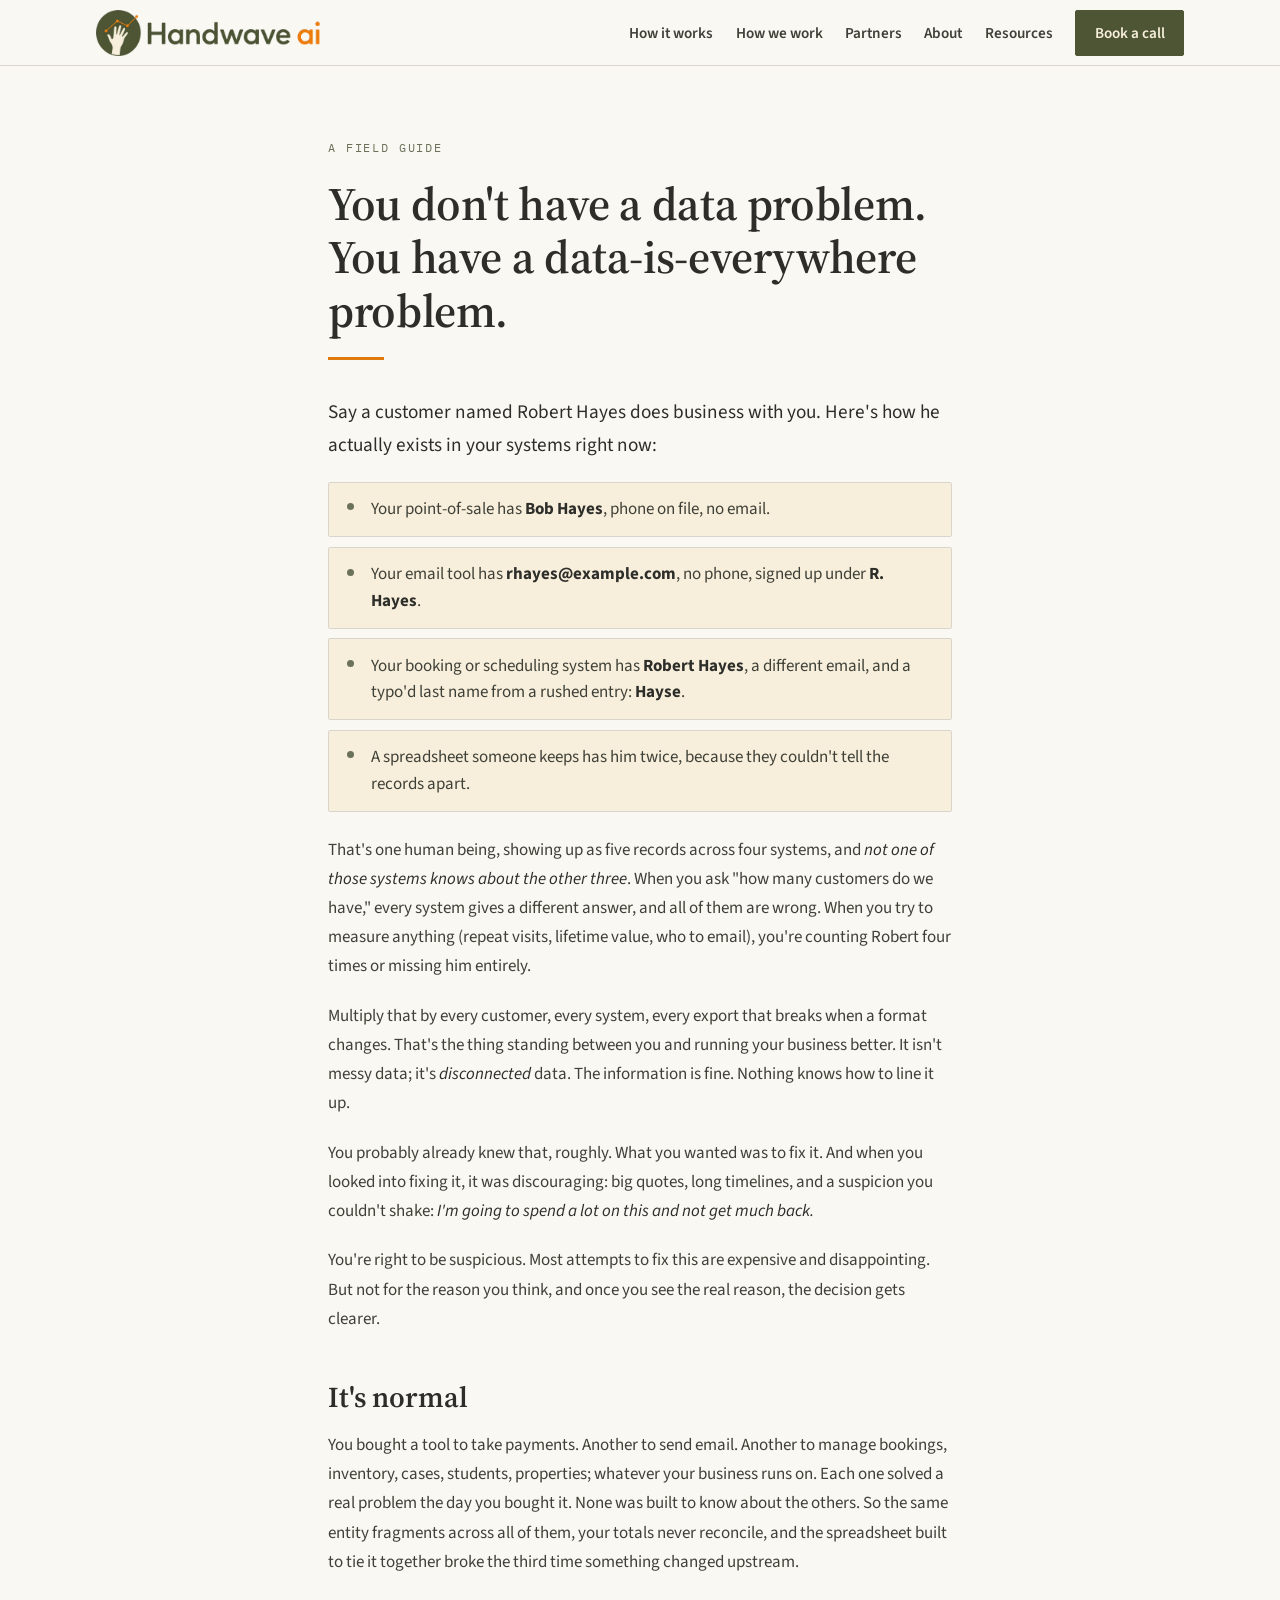
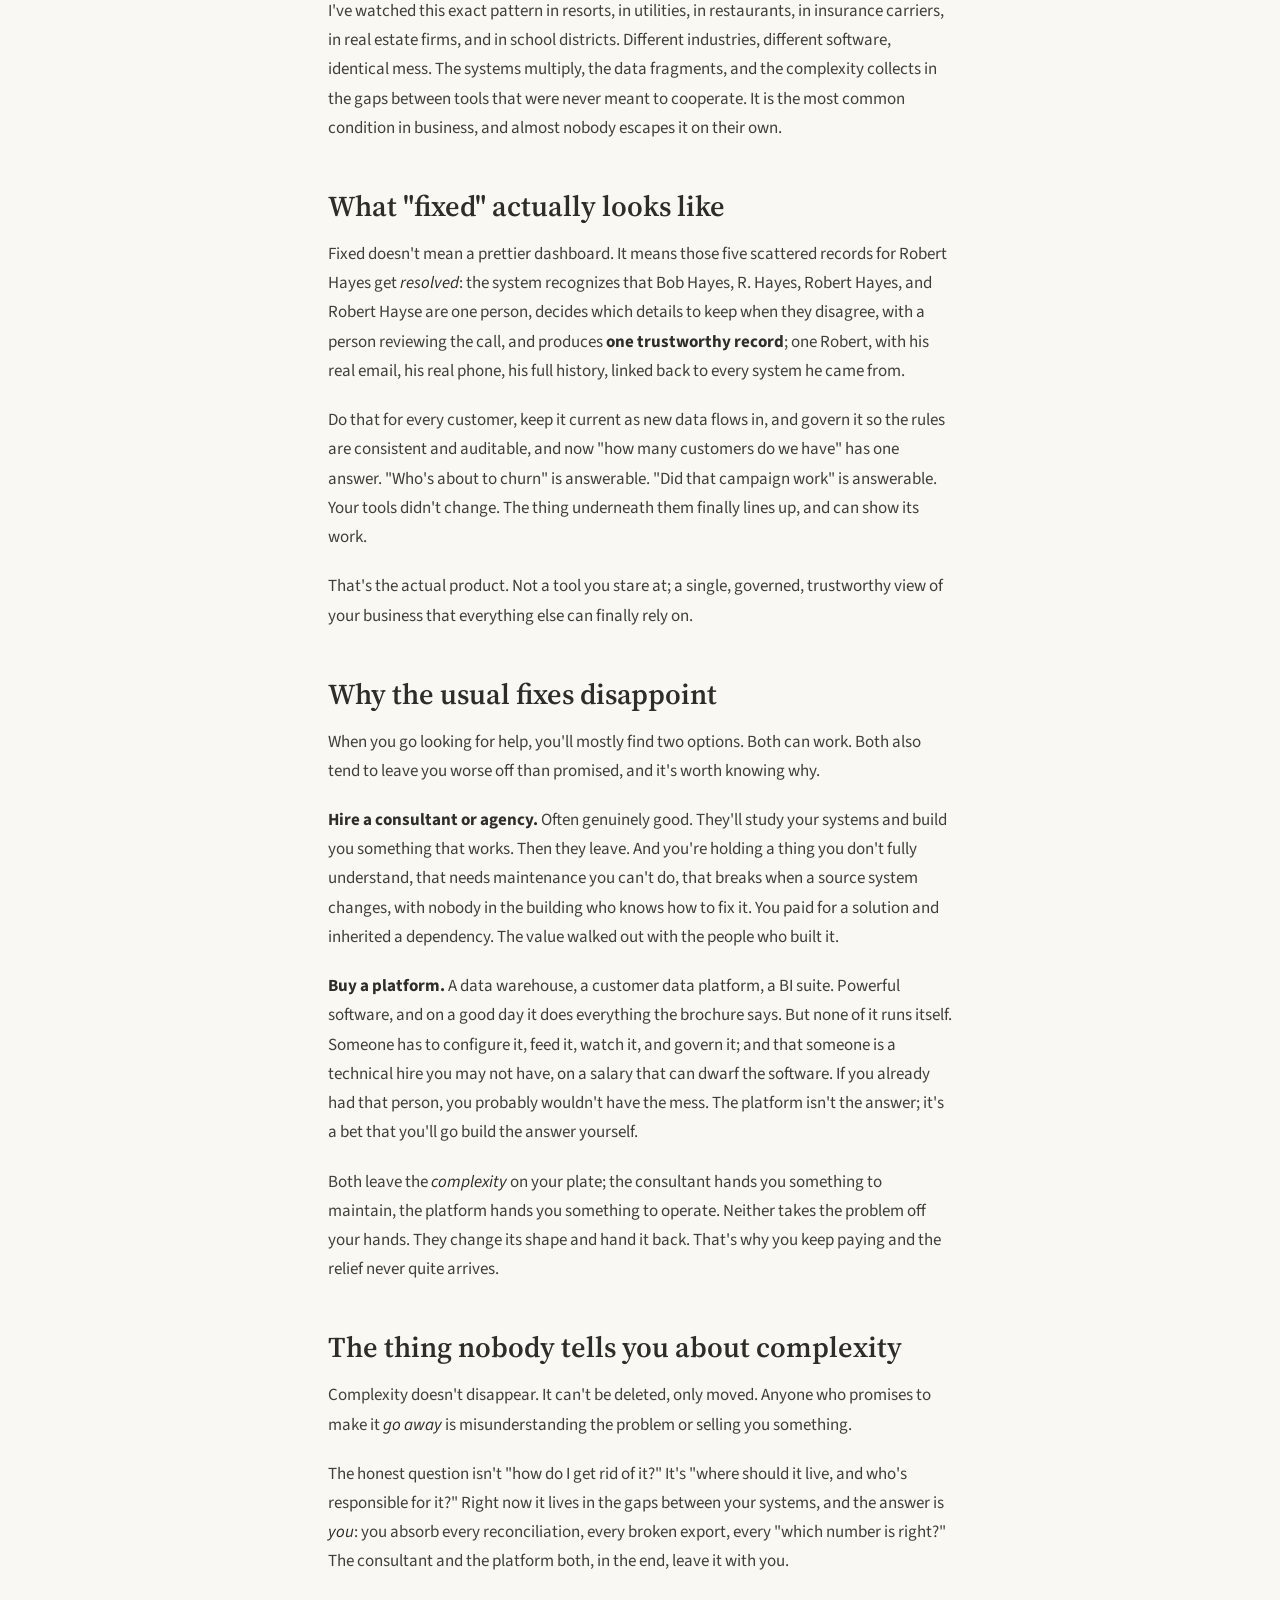
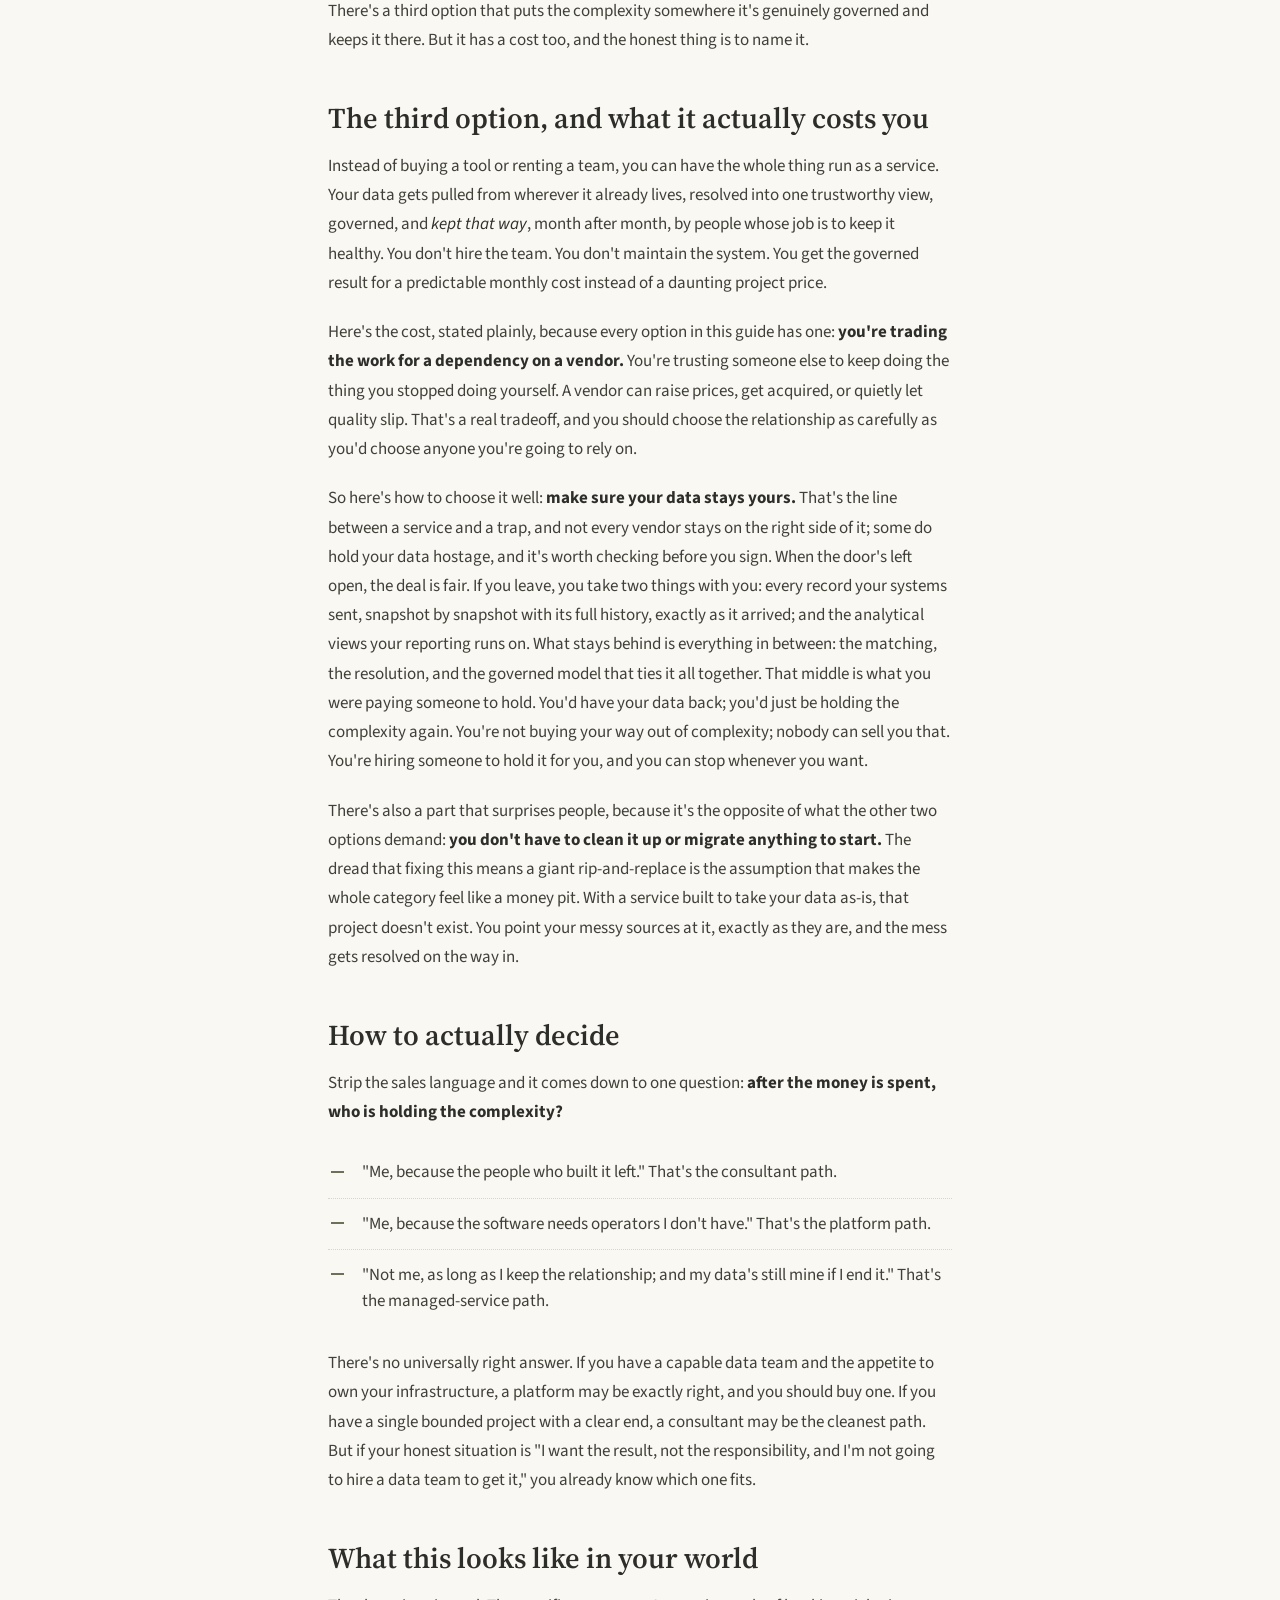
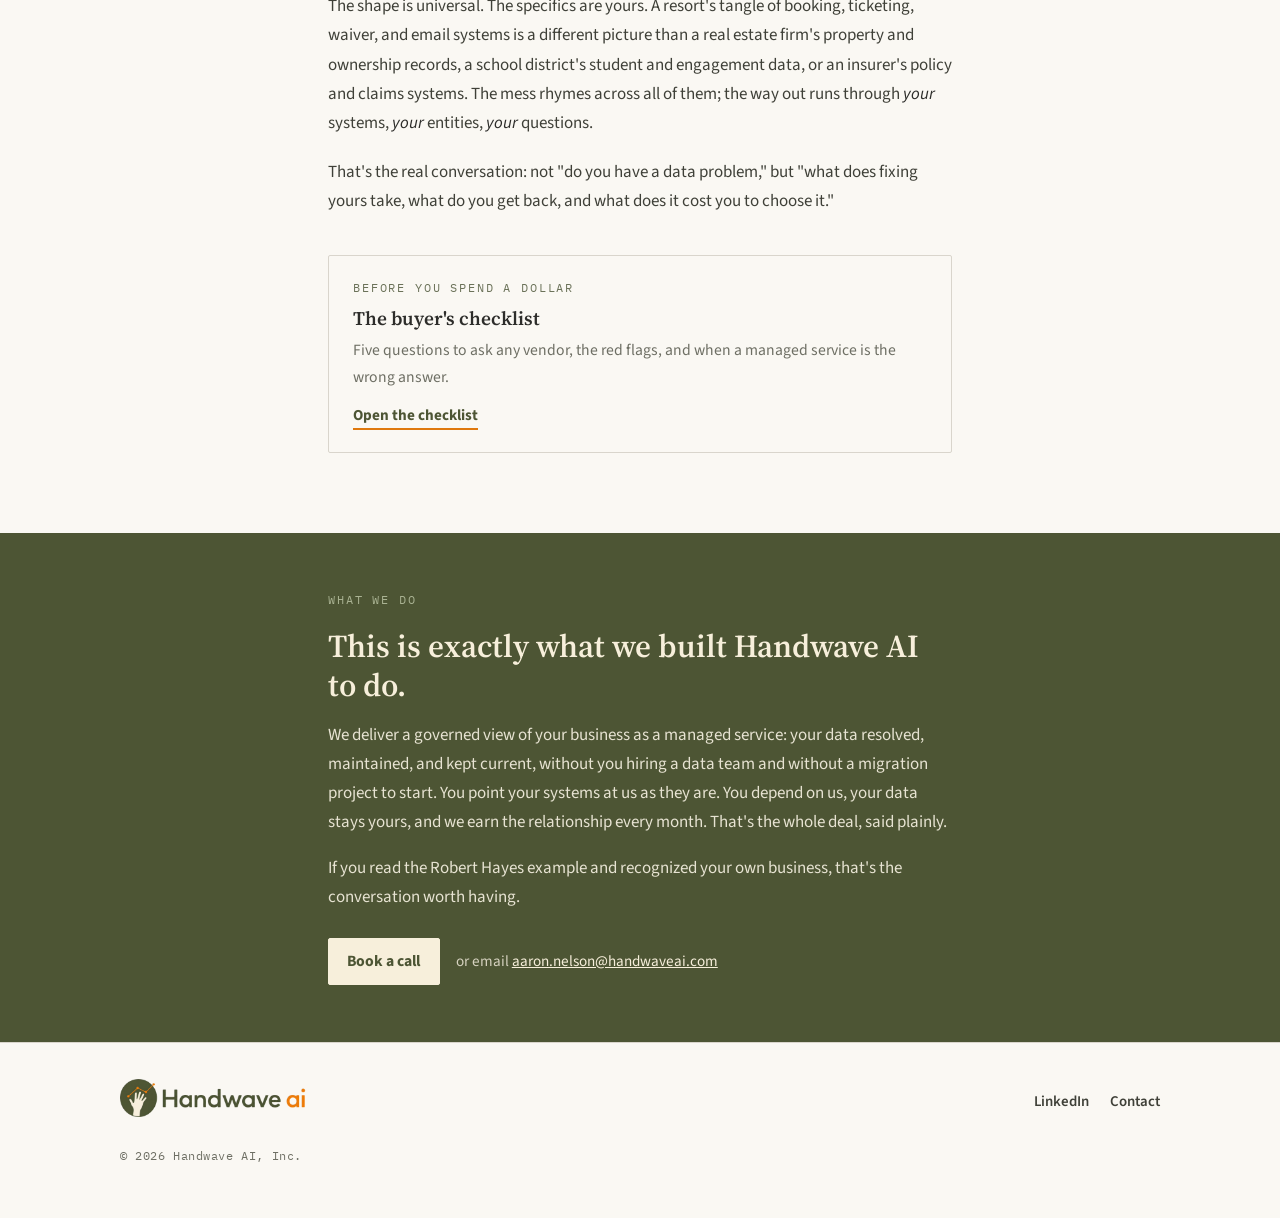
<file: data-guide.html>
<!DOCTYPE html>
<html lang="en">
<head>
<meta charset="utf-8">
<meta name="viewport" content="width=device-width, initial-scale=1, viewport-fit=cover">
<title>You don't have a data problem. You have a data-is-everywhere problem. | Handwave AI</title>
<meta name="description" content="You want to run your business better and your data is scattered across systems that don't talk. Here's how to actually fix it, and how to choose between a consultant, a platform, and a managed service.">

<script async src="https://www.googletagmanager.com/gtag/js?id=G-V5PC7Z1J04"></script>
<script>
  window.dataLayer = window.dataLayer || [];
  function gtag(){dataLayer.push(arguments);}
  gtag('js', new Date());
  gtag('config', 'G-V5PC7Z1J04');
</script>

<link rel="preconnect" href="https://fonts.googleapis.com">
<link rel="preconnect" href="https://fonts.gstatic.com" crossorigin>
<link href="https://fonts.googleapis.com/css2?family=Source+Serif+4:opsz,wght@8..60,400;8..60,600;8..60,700&family=Source+Sans+3:ital,wght@0,400;0,600;0,700;1,400&family=IBM+Plex+Mono:wght@500&display=swap" rel="stylesheet">
<style>
  :root{
    --olive:#4D5534; --moss:#6B7259; --orange:#DF780D; --ivory:#F7EFDB;
    --paper:#FAF8F3; --stone:#D9D5CC; --sage:#AAB393; --charcoal:#2D2D2A;
    --body:#3F4038; --muted:#6E6F64;
    --serif:'Source Serif 4','Charter',Georgia,serif;
    --sans:'Source Sans 3','Segoe UI','Liberation Sans',sans-serif;
    --mono:'IBM Plex Mono','Consolas',ui-monospace,monospace;
    box-sizing:border-box;
    padding-top:env(safe-area-inset-top,0px);
    padding-bottom:env(safe-area-inset-bottom,0px);
  }
  html{ scroll-behavior:smooth; scroll-padding-top:calc(4.5rem + env(safe-area-inset-top,0px)); }
  *,*::before,*::after{ box-sizing:inherit; }
  html,body{ margin:0; padding:0; }
  body{ background:var(--paper); color:var(--body); font-family:var(--sans);
        font-size:1.0625rem; line-height:1.6; }
  img{ max-width:100%; height:auto; }
  a{ color:var(--olive); }
  a:focus-visible{ outline:3px solid var(--orange); outline-offset:2px; }
  .wrap{ max-width:68rem; margin:0 auto; padding:0 1.5rem; }

  /* header: identical to homepage */
  header.site{ position:sticky; top:env(safe-area-inset-top,0px); z-index:10;
    background:rgba(250,248,243,.94); backdrop-filter:blur(6px);
    border-bottom:1px solid var(--stone); }
  .bar{ display:flex; align-items:center; gap:1.5rem; padding:.6rem 0; }
  .bar img{ height:46px; width:auto; display:block; }
  nav.primary{ margin-left:auto; display:flex; gap:1.4rem; align-items:center; }
  nav.primary a{ text-decoration:none; color:var(--body); font-weight:600; font-size:.95rem; }
  nav.primary a:hover{ color:var(--olive); }
  .btn{ display:inline-block; text-decoration:none; font-weight:700; font-size:.98rem;
    background:var(--olive); color:var(--ivory); padding:.62rem 1.15rem;
    border:1px solid var(--olive); border-radius:2px; }
  .btn:hover{ background:#3e452a; }
  nav.primary a.btn, nav.primary a.btn:hover{ color:var(--ivory); }
  .btn.on-dark{ background:var(--ivory); color:var(--olive); border-color:var(--ivory); }
  .btn.on-dark:hover{ background:var(--paper); }

  .kicker{ font-family:var(--mono); font-size:.72rem; letter-spacing:.16em;
    text-transform:uppercase; color:var(--moss); margin:0 0 .9rem; }
  .dark .kicker{ color:var(--sage); }

  /* article */
  .article{ max-width:42rem; margin:0 auto; padding:4.5rem 1.5rem 1rem; }
  .article h1{ font-family:var(--serif); font-weight:600; letter-spacing:-.008em;
    font-size:clamp(2rem,4.2vw,2.9rem); line-height:1.15; color:var(--charcoal);
    margin:0 0 1.2rem; }
  .rule-accent{ width:3.5rem; height:3px; background:var(--orange); border:0; margin:0 0 2.2rem; }
  .article h2{ font-family:var(--serif); font-weight:600; font-size:clamp(1.45rem,2.6vw,1.8rem);
    line-height:1.25; color:var(--charcoal); margin:2.8rem 0 1rem; }
  .article p{ margin:0 0 1.25rem; line-height:1.72; }
  .article p strong, .article li strong{ color:var(--charcoal); font-weight:700; }
  .article em{ font-style:italic; color:var(--charcoal); }
  .lead{ font-size:1.2rem; color:var(--charcoal); line-height:1.65; }

  /* record cards (Hayes) and plain card lists */
  ul.cards{ list-style:none; margin:0 0 1.5rem; padding:0; }
  ul.cards li{ position:relative; background:var(--ivory); border:1px solid var(--stone);
    border-radius:2px; padding:.85rem 1.1rem .85rem 2.6rem; margin:0 0 .6rem; line-height:1.55; }
  ul.cards li::before{ content:''; position:absolute; left:1.1rem; top:1.3rem;
    width:7px; height:7px; border-radius:50%; background:var(--moss); }

  /* vendor questions */
  .q{ border-left:3px solid var(--olive); background:var(--ivory);
    padding:1.1rem 1.3rem; margin:0 0 .9rem; border-radius:0 2px 2px 0; }
  .q .qq{ font-family:var(--serif); font-weight:600; font-size:1.12rem;
    color:var(--charcoal); line-height:1.35; margin:0 0 .45rem; }
  .q p{ margin:0; font-size:1rem; }

  /* flag lists: glyph markers, no red/green */
  ul.flags{ list-style:none; margin:0 0 1.4rem; padding:0; }
  ul.flags li{ position:relative; padding:.75rem 0 .75rem 2.1rem;
    border-bottom:1px dotted var(--stone); line-height:1.55; }
  ul.flags li:last-child{ border-bottom:none; }
  ul.flags li::before{ position:absolute; left:.2rem; top:.72rem; font-family:var(--mono);
    font-weight:500; font-size:1rem; }
  ul.flags.red li::before{ content:'\00D7'; color:var(--charcoal); font-size:1.25rem; top:.55rem; }
  ul.flags.green li::before{ content:'\2713'; color:var(--olive); }
  ul.flags.plain li::before{ content:''; width:.8rem; height:2px; background:var(--moss); top:1.45rem; }
  .note-line{ font-size:.98rem; color:var(--muted); }

  .test-block{ border-left:3px solid var(--olive); padding:.2rem 0 .2rem 1.4rem; margin:2.6rem 0; }
  .test-block h2{ margin-top:0; }
  .test-block .opt{ color:var(--charcoal); font-weight:700; }

  /* cross-link card */
  a.xlink{ display:block; text-decoration:none; background:var(--paper);
    border:1px solid var(--stone); padding:1.4rem 1.5rem; border-radius:2px; margin:2.4rem 0 0; }
  a.xlink:hover{ border-color:var(--sage); background:#fff; }
  a.xlink .t{ font-family:var(--serif); font-weight:600; font-size:1.2rem; color:var(--charcoal);
    margin:0 0 .35rem; line-height:1.3; }
  a.xlink .s{ color:var(--muted); font-size:.98rem; margin:0 0 .7rem; }
  a.xlink .go{ color:var(--olive); font-weight:700; font-size:.95rem;
    border-bottom:2px solid var(--orange); padding-bottom:2px; }
  a.xlink .kicker{ margin-bottom:.5rem; }

  /* closing */
  section.close{ background:var(--olive); color:var(--ivory); margin-top:4rem; padding:3.6rem 0; }
  section.close .inner{ max-width:42rem; margin:0 auto; padding:0 1.5rem; }
  section.close h2{ font-family:var(--serif); font-weight:600; font-size:clamp(1.5rem,2.8vw,2rem);
    line-height:1.22; color:var(--ivory); margin:0 0 1rem; }
  section.close p{ color:#E7E3D2; line-height:1.7; margin:0 0 1.1rem; }
  section.close .actions{ display:flex; gap:1rem; flex-wrap:wrap; margin-top:1.6rem; align-items:center; }
  section.close .alt{ color:#D6D2C0; font-size:.95rem; }
  section.close .alt a{ color:var(--ivory); }

  footer.site{ border-top:1px solid var(--stone); padding:2.2rem 0 2.6rem; }
  footer.site .cols{ display:flex; align-items:center; gap:1.5rem; flex-wrap:wrap; }
  footer.site img{ height:38px; width:auto; }
  footer.site nav{ margin-left:auto; display:flex; gap:1.3rem; }
  footer.site a{ color:var(--body); text-decoration:none; font-size:.93rem; font-weight:600; }
  footer.site a:hover{ color:var(--olive); }
  .legal{ font-family:var(--mono); font-size:.72rem; letter-spacing:.05em; color:var(--muted); margin-top:1.4rem; }

  @media (max-width:860px){
    nav.primary a.navlink{ display:none; }
    .bar img{ height:36px; }
    .article{ padding-top:3rem; }
  }
</style>
</head>
<body>

<header class="site">
  <div class="wrap bar">
    <a href="/" aria-label="Handwave AI home"><img src="handwave_logo_horizontal.png" alt="Handwave AI"></a>
    <nav class="primary" aria-label="Primary">
      <a class="navlink" href="how-it-works.html">How it works</a>
      <a class="navlink" href="how-we-work.html">How we work</a>
      <a class="navlink" href="partners.html">Partners</a>
      <a class="navlink" href="about.html">About</a>
      <a class="navlink" href="resources.html">Resources</a>
      <a class="btn" href="https://scheduler.zoom.us/aaron-nelson-c1mmxt/30-mins-with-aaron-1" data-ga="book_call_click" data-ga-loc="guide_header">Book a call</a>
    </nav>
  </div>
</header>

<main>
  <article class="article">
    <p class="kicker">A field guide</p>
    <h1>You don't have a data problem. You have a data-is-everywhere problem.</h1>
    <hr class="rule-accent">

    <p class="lead">Say a customer named Robert Hayes does business with you. Here's how he actually exists in your systems right now:</p>

    <ul class="cards">
      <li>Your point-of-sale has <strong>Bob Hayes</strong>, phone on file, no email.</li>
      <li>Your email tool has <strong>rhayes@example.com</strong>, no phone, signed up under <strong>R. Hayes</strong>.</li>
      <li>Your booking or scheduling system has <strong>Robert Hayes</strong>, a different email, and a typo'd last name from a rushed entry: <strong>Hayse</strong>.</li>
      <li>A spreadsheet someone keeps has him twice, because they couldn't tell the records apart.</li>
    </ul>

    <p>That's one human being, showing up as five records across four systems, and <em>not one of those systems knows about the other three</em>. When you ask "how many customers do we have," every system gives a different answer, and all of them are wrong. When you try to measure anything (repeat visits, lifetime value, who to email), you're counting Robert four times or missing him entirely.</p>

    <p>Multiply that by every customer, every system, every export that breaks when a format changes. That's the thing standing between you and running your business better. It isn't messy data; it's <em>disconnected</em> data. The information is fine. Nothing knows how to line it up.</p>

    <p>You probably already knew that, roughly. What you wanted was to fix it. And when you looked into fixing it, it was discouraging: big quotes, long timelines, and a suspicion you couldn't shake: <em>I'm going to spend a lot on this and not get much back.</em></p>

    <p>You're right to be suspicious. Most attempts to fix this are expensive and disappointing. But not for the reason you think, and once you see the real reason, the decision gets clearer.</p>

    <h2>It's normal</h2>

    <p>You bought a tool to take payments. Another to send email. Another to manage bookings, inventory, cases, students, properties; whatever your business runs on. Each one solved a real problem the day you bought it. None was built to know about the others. So the same entity fragments across all of them, your totals never reconcile, and the spreadsheet built to tie it together broke the third time something changed upstream.</p>

    <p>I've watched this exact pattern in resorts, in utilities, in restaurants, in insurance carriers, in real estate firms, and in school districts. Different industries, different software, identical mess. The systems multiply, the data fragments, and the complexity collects in the gaps between tools that were never meant to cooperate. It is the most common condition in business, and almost nobody escapes it on their own.</p>

    <h2>What "fixed" actually looks like</h2>

    <p>Fixed doesn't mean a prettier dashboard. It means those five scattered records for Robert Hayes get <em>resolved</em>: the system recognizes that Bob Hayes, R. Hayes, Robert Hayes, and Robert Hayse are one person, decides which details to keep when they disagree, with a person reviewing the call, and produces <strong>one trustworthy record</strong>; one Robert, with his real email, his real phone, his full history, linked back to every system he came from.</p>

    <p>Do that for every customer, keep it current as new data flows in, and govern it so the rules are consistent and auditable, and now "how many customers do we have" has one answer. "Who's about to churn" is answerable. "Did that campaign work" is answerable. Your tools didn't change. The thing underneath them finally lines up, and can show its work.</p>

    <p>That's the actual product. Not a tool you stare at; a single, governed, trustworthy view of your business that everything else can finally rely on.</p>

    <h2>Why the usual fixes disappoint</h2>

    <p>When you go looking for help, you'll mostly find two options. Both can work. Both also tend to leave you worse off than promised, and it's worth knowing why.</p>

    <p><strong>Hire a consultant or agency.</strong> Often genuinely good. They'll study your systems and build you something that works. Then they leave. And you're holding a thing you don't fully understand, that needs maintenance you can't do, that breaks when a source system changes, with nobody in the building who knows how to fix it. You paid for a solution and inherited a dependency. The value walked out with the people who built it.</p>

    <p><strong>Buy a platform.</strong> A data warehouse, a customer data platform, a BI suite. Powerful software, and on a good day it does everything the brochure says. But none of it runs itself. Someone has to configure it, feed it, watch it, and govern it; and that someone is a technical hire you may not have, on a salary that can dwarf the software. If you already had that person, you probably wouldn't have the mess. The platform isn't the answer; it's a bet that you'll go build the answer yourself.</p>

    <p>Both leave the <em>complexity</em> on your plate; the consultant hands you something to maintain, the platform hands you something to operate. Neither takes the problem off your hands. They change its shape and hand it back. That's why you keep paying and the relief never quite arrives.</p>

    <h2>The thing nobody tells you about complexity</h2>

    <p>Complexity doesn't disappear. It can't be deleted, only moved. Anyone who promises to make it <em>go away</em> is misunderstanding the problem or selling you something.</p>

    <p>The honest question isn't "how do I get rid of it?" It's "where should it live, and who's responsible for it?" Right now it lives in the gaps between your systems, and the answer is <em>you</em>: you absorb every reconciliation, every broken export, every "which number is right?" The consultant and the platform both, in the end, leave it with you.</p>

    <p>There's a third option that puts the complexity somewhere it's genuinely governed and keeps it there. But it has a cost too, and the honest thing is to name it.</p>

    <h2>The third option, and what it actually costs you</h2>

    <p>Instead of buying a tool or renting a team, you can have the whole thing run as a service. Your data gets pulled from wherever it already lives, resolved into one trustworthy view, governed, and <em>kept that way</em>, month after month, by people whose job is to keep it healthy. You don't hire the team. You don't maintain the system. You get the governed result for a predictable monthly cost instead of a daunting project price.</p>

    <p>Here's the cost, stated plainly, because every option in this guide has one: <strong>you're trading the work for a dependency on a vendor.</strong> You're trusting someone else to keep doing the thing you stopped doing yourself. A vendor can raise prices, get acquired, or quietly let quality slip. That's a real tradeoff, and you should choose the relationship as carefully as you'd choose anyone you're going to rely on.</p>

    <p>So here's how to choose it well: <strong>make sure your data stays yours.</strong> That's the line between a service and a trap, and not every vendor stays on the right side of it; some do hold your data hostage, and it's worth checking before you sign. When the door's left open, the deal is fair. If you leave, you take two things with you: every record your systems sent, snapshot by snapshot with its full history, exactly as it arrived; and the analytical views your reporting runs on. What stays behind is everything in between: the matching, the resolution, and the governed model that ties it all together. That middle is what you were paying someone to hold. You'd have your data back; you'd just be holding the complexity again. You're not buying your way out of complexity; nobody can sell you that. You're hiring someone to hold it for you, and you can stop whenever you want.</p>

    <p>There's also a part that surprises people, because it's the opposite of what the other two options demand: <strong>you don't have to clean it up or migrate anything to start.</strong> The dread that fixing this means a giant rip-and-replace is the assumption that makes the whole category feel like a money pit. With a service built to take your data as-is, that project doesn't exist. You point your messy sources at it, exactly as they are, and the mess gets resolved on the way in.</p>

    <h2>How to actually decide</h2>

    <p>Strip the sales language and it comes down to one question: <strong>after the money is spent, who is holding the complexity?</strong></p>

    <ul class="flags plain">
      <li>"Me, because the people who built it left." That's the consultant path.</li>
      <li>"Me, because the software needs operators I don't have." That's the platform path.</li>
      <li>"Not me, as long as I keep the relationship; and my data's still mine if I end it." That's the managed-service path.</li>
    </ul>

    <p>There's no universally right answer. If you have a capable data team and the appetite to own your infrastructure, a platform may be exactly right, and you should buy one. If you have a single bounded project with a clear end, a consultant may be the cleanest path. But if your honest situation is "I want the result, not the responsibility, and I'm not going to hire a data team to get it," you already know which one fits.</p>

    <h2>What this looks like in your world</h2>

    <p>The shape is universal. The specifics are yours. A resort's tangle of booking, ticketing, waiver, and email systems is a different picture than a real estate firm's property and ownership records, a school district's student and engagement data, or an insurer's policy and claims systems. The mess rhymes across all of them; the way out runs through <em>your</em> systems, <em>your</em> entities, <em>your</em> questions.</p>

    <p>That's the real conversation: not "do you have a data problem," but "what does fixing yours take, what do you get back, and what does it cost you to choose it."</p>

    <a class="xlink" href="/buyer-checklist.html" data-ga="checklist_open" data-ga-loc="guide_xlink">
      <p class="kicker">Before you spend a dollar</p>
      <p class="t">The buyer's checklist</p>
      <p class="s">Five questions to ask any vendor, the red flags, and when a managed service is the wrong answer.</p>
      <span class="go">Open the checklist</span>
    </a>

  </article>

  <section class="close dark">
    <div class="inner">
      <p class="kicker">What we do</p>
      <h2>This is exactly what we built Handwave AI to do.</h2>
      <p>We deliver a governed view of your business as a managed service: your data resolved, maintained, and kept current, without you hiring a data team and without a migration project to start. You point your systems at us as they are. You depend on us, your data stays yours, and we earn the relationship every month. That's the whole deal, said plainly.</p>
      <p>If you read the Robert Hayes example and recognized your own business, that's the conversation worth having.</p>
      <div class="actions">
        <a class="btn on-dark" href="https://scheduler.zoom.us/aaron-nelson-c1mmxt/30-mins-with-aaron-1" data-ga="book_call_click" data-ga-loc="guide_close">Book a call</a>
        <span class="alt">or email <a href="mailto:aaron.nelson@handwaveai.com" data-ga="email_click">aaron.nelson@handwaveai.com</a></span>
      </div>
    </div>
  </section>
</main>

<footer class="site">
  <div class="wrap">
    <div class="cols">
      <a href="/"><img src="handwave_logo_horizontal.png" alt="Handwave AI"></a>
      <nav aria-label="Footer">
        <a href="https://linkedin.com/company/handwaveai">LinkedIn</a>
        <a href="mailto:aaron.nelson@handwaveai.com" data-ga="email_click">Contact</a>
      </nav>
    </div>
    <p class="legal">© 2026 Handwave AI, Inc.</p>
  </div>
</footer>

<script>
  document.addEventListener('click', function(e){
    var el = e.target.closest('[data-ga]');
    if(!el || typeof gtag !== 'function') return;
    gtag('event', el.getAttribute('data-ga'), {
      location_on_page: el.getAttribute('data-ga-loc') || '',
      link_url: el.getAttribute('href') || ''
    });
  });
</script>

</body>
</html>
</file>
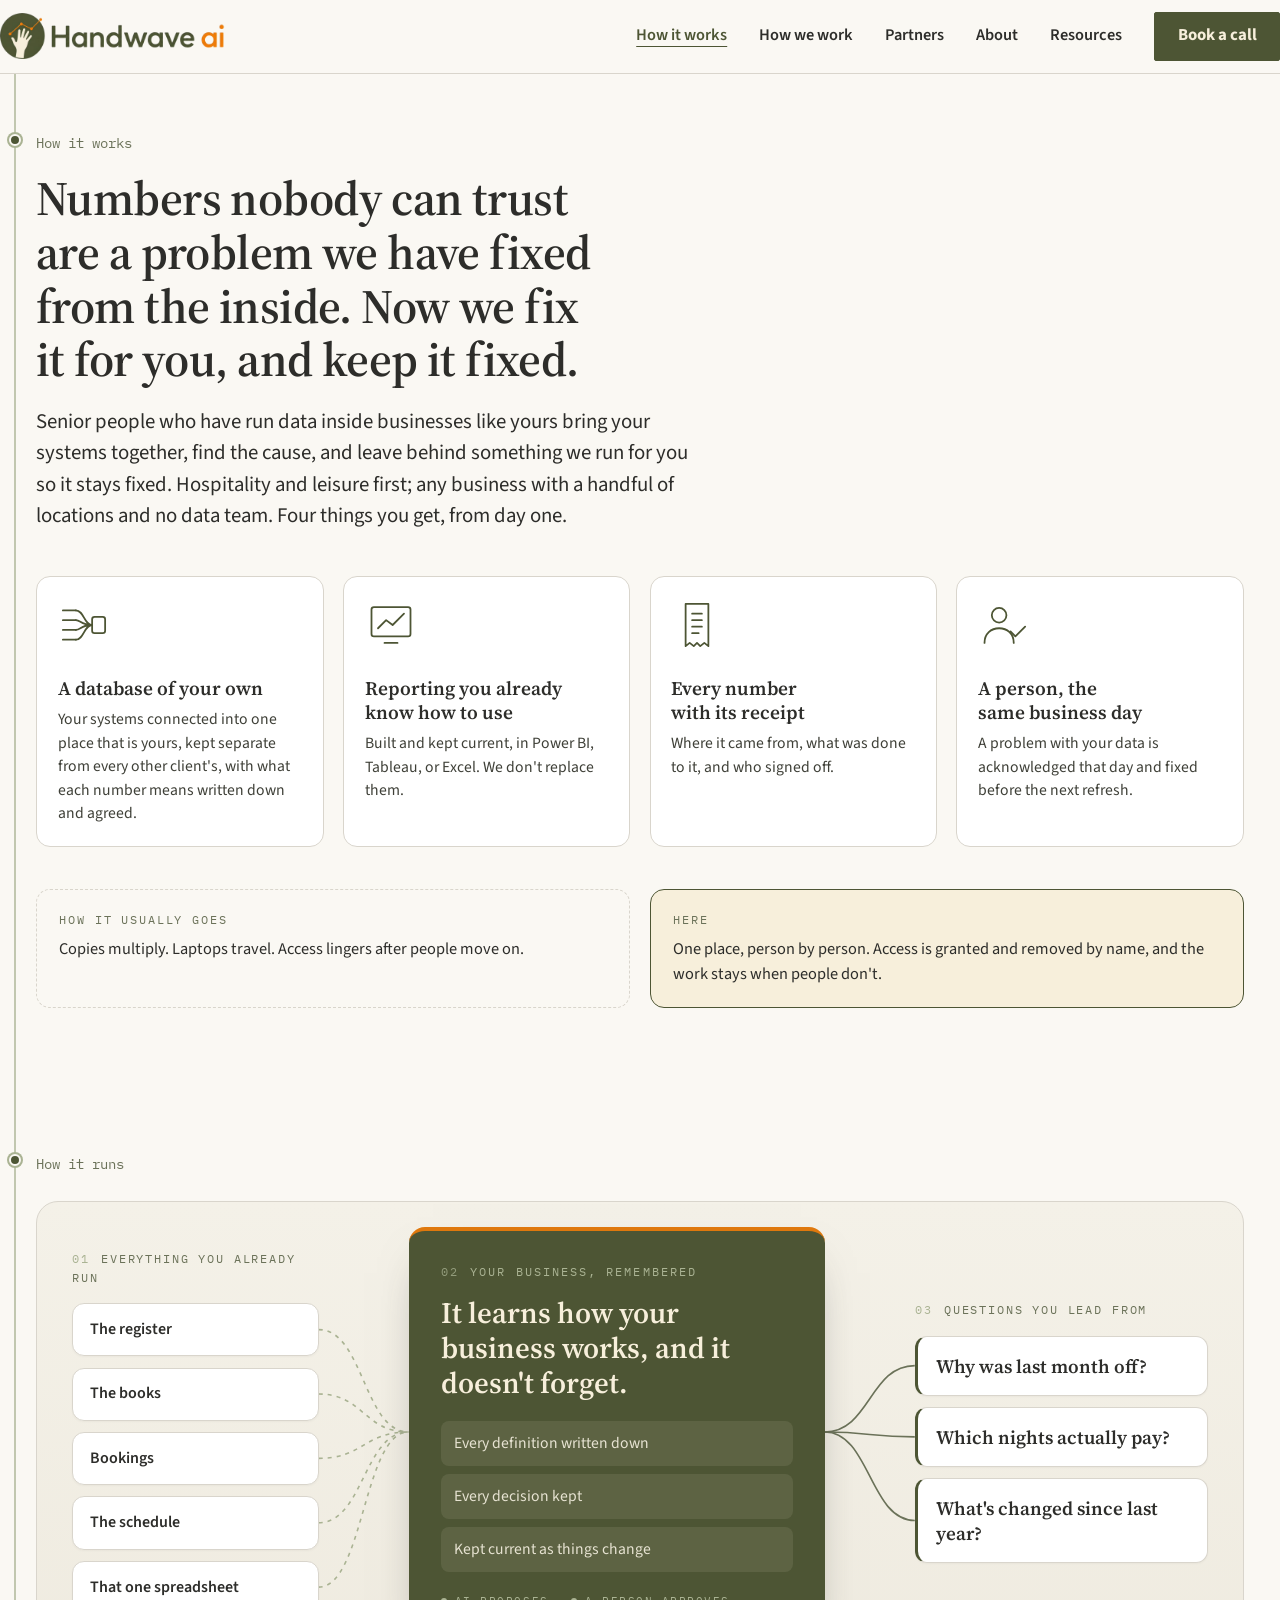
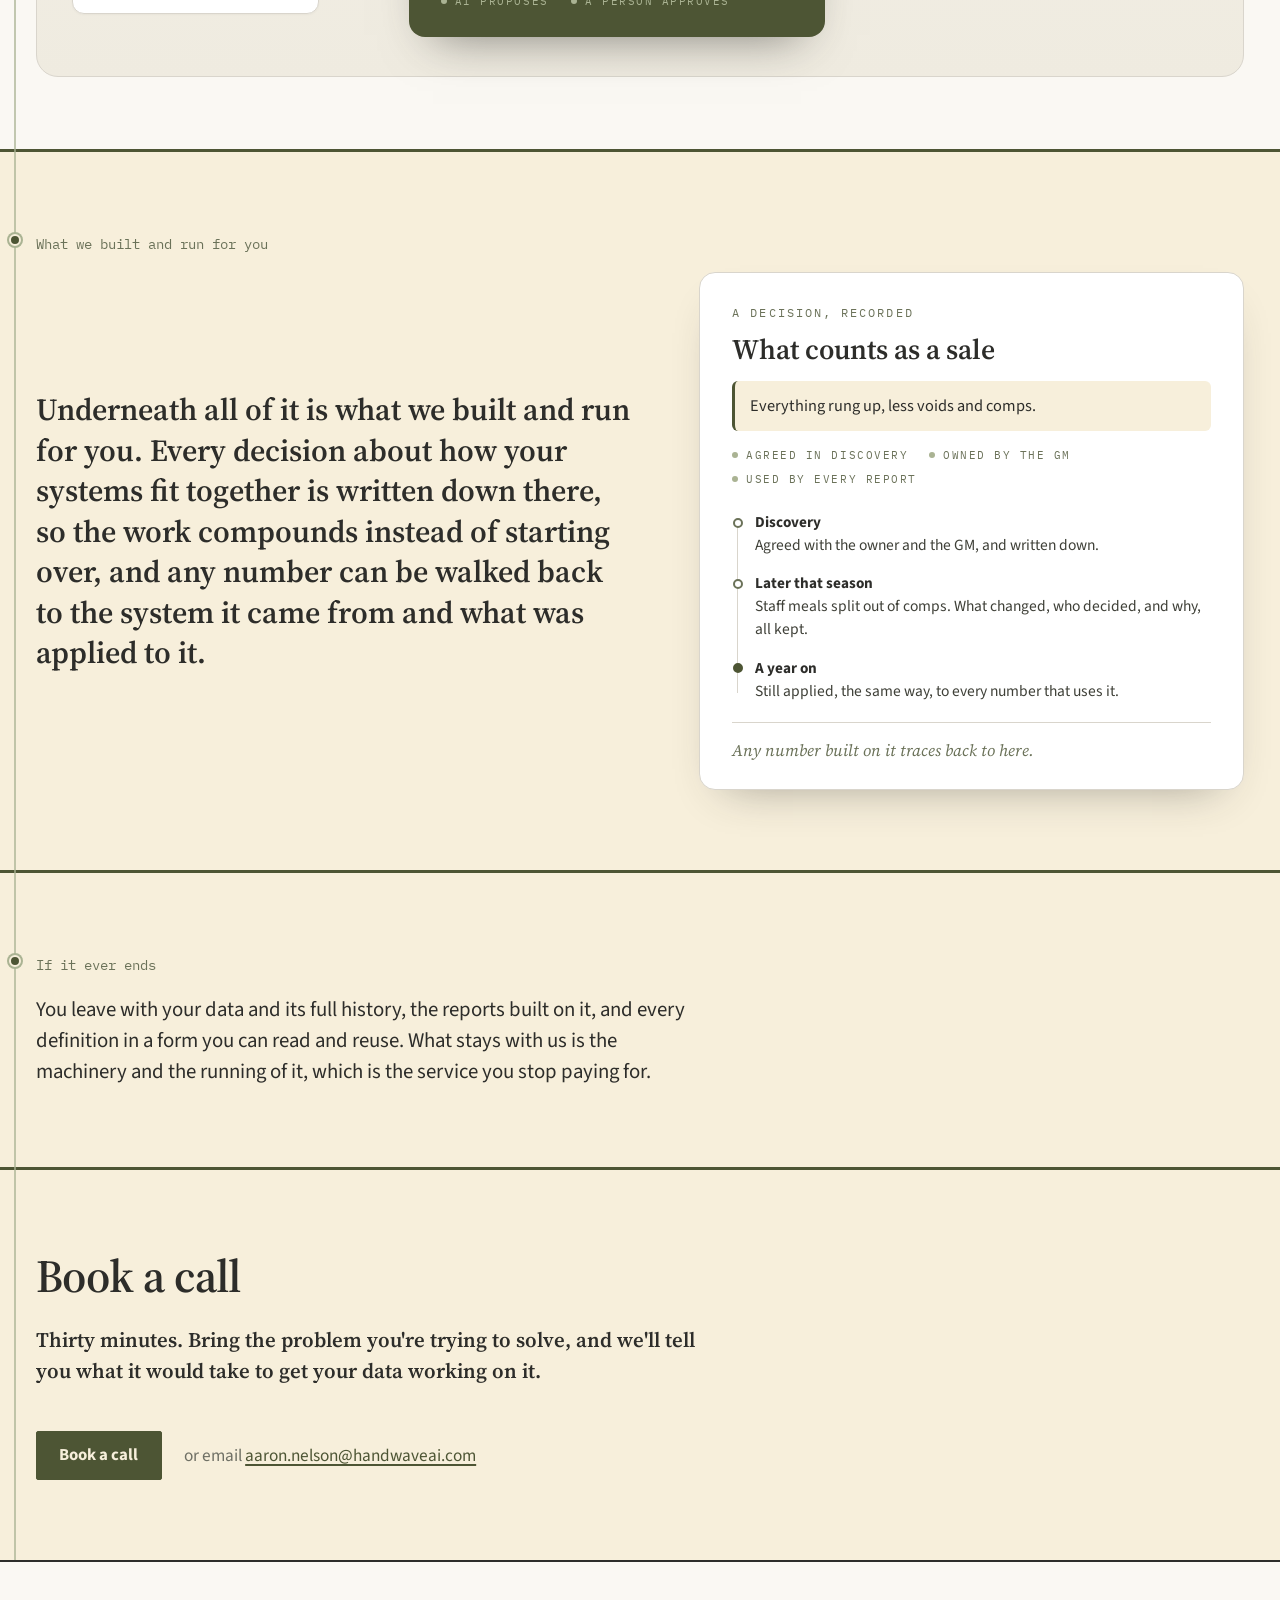
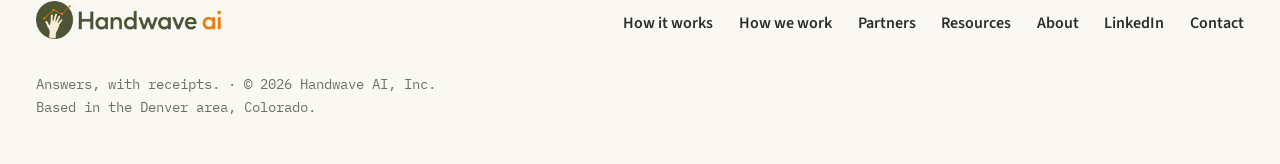
<file: how-it-works.html>
<!DOCTYPE html>
<html lang="en">
<head>
<meta charset="utf-8">
<meta name="viewport" content="width=device-width, initial-scale=1, viewport-fit=cover">
<title>How it works | Handwave AI</title>
<meta name="description" content="What you get from Handwave AI and how it runs: senior people bring your systems together, find the cause, and run what keeps it fixed.">

<!-- GA4 -->
<script async src="https://www.googletagmanager.com/gtag/js?id=G-V5PC7Z1J04"></script>
<script>
  window.dataLayer = window.dataLayer || [];
  function gtag(){dataLayer.push(arguments);}
  gtag('js', new Date());
  gtag('config', 'G-V5PC7Z1J04');
</script>

<link rel="preconnect" href="https://fonts.googleapis.com">
<link rel="preconnect" href="https://fonts.gstatic.com" crossorigin>
<!-- Type is provisional: Source Serif 4 pending Tina's ratification of a brand typeface -->
<link href="https://fonts.googleapis.com/css2?family=Source+Serif+4:ital,opsz,wght@0,8..60,400;0,8..60,600;0,8..60,700;1,8..60,400&family=Source+Sans+3:wght@400;600;700&family=IBM+Plex+Mono:wght@500&display=swap" rel="stylesheet">

<link rel="preconnect" href="https://fonts.googleapis.com">
<link rel="preconnect" href="https://fonts.gstatic.com" crossorigin>
<link href="https://fonts.googleapis.com/css2?family=Source+Serif+4:ital,opsz,wght@0,8..60,400;0,8..60,600;0,8..60,700;1,8..60,400&family=Source+Sans+3:wght@400;600;700&family=IBM+Plex+Mono:wght@500&display=swap" rel="stylesheet">
<link rel="stylesheet" href="site.css">
<style>
  nav.primary a.navlink.current{ color:var(--olive); text-decoration:underline; text-underline-offset:6px; }
  .hero.hiw{ padding:1.5rem 0 0; }
  .hero.hiw .panel{ margin-bottom:4.5rem; }

  .gets{ display:grid; grid-template-columns:repeat(4,1fr); gap:1.2rem; margin:2.2rem 0 2.6rem; }
  .get{ background:#FFFFFF; border:1px solid var(--stone); border-radius:14px; padding:1.4rem 1.3rem 1.3rem; }
  .get svg{ width:52px; height:52px; fill:none; stroke:var(--olive); stroke-width:2.2; stroke-linecap:round; stroke-linejoin:round; margin-bottom:.9rem; }
  .get h3{ font-family:var(--serif); font-weight:600; font-size:1.2rem; line-height:1.25; color:var(--charcoal); margin:0 0 .5rem; }
  .get p{ margin:0; color:var(--body,#3F4038); font-size:.98rem; line-height:1.5; }
  .versus{ display:grid; grid-template-columns:1fr 1fr; gap:1.2rem; }
  .vs{ border-radius:14px; padding:1.3rem 1.4rem; border:1px dashed var(--stone); }
  .vs.here{ border:1px solid var(--olive); background:var(--ivory); }
  .vs .vk{ font-family:var(--mono); font-size:.72rem; letter-spacing:.16em; text-transform:uppercase; color:var(--moss); margin:0 0 .5rem; }
  .vs p:last-child{ margin:0; color:var(--charcoal); font-size:1.02rem; line-height:1.5; }
  .hero.hiw .panel{ margin-top:1.6rem; }
  .hero.hiw{ padding-top:4rem; }
  #exit .intro{ margin-bottom:0; }
  @media (max-width:980px){ .gets{ grid-template-columns:1fr 1fr; } }
  @media (max-width:640px){ .gets, .versus{ grid-template-columns:1fr; } }
  .open .intro{ margin-bottom:0; }
  .open .gets{ margin-top:1.6rem; }
</style>
</head>
<body>

<header class="site">
  <div class="wrap bar">
    <a class="home" href="index.html" aria-label="Handwave AI home"><img src="handwave_logo_horizontal.png" alt="Handwave AI"></a>
    <button class="menu-toggle" type="button" aria-expanded="false" aria-controls="primary-nav">Menu</button>
    <nav class="primary" id="primary-nav" aria-label="Primary">
      <a class="navlink current" href="how-it-works.html" aria-current="page">How it works</a>
      <a class="navlink" href="how-we-work.html">How we work</a>
      <a class="navlink" href="partners.html">Partners</a>
      <a class="navlink" href="about.html">About</a>
      <a class="navlink" href="resources.html">Resources</a>
      <a class="btn" href="https://scheduler.zoom.us/aaron-nelson-c1mmxt/30-mins-with-aaron-1" data-ga="book_call_click" data-ga-loc="header">Book a call</a>
    </nav>
  </div>
</header>

<main id="top" class="spined">


  <!-- WHAT YOU GET -->
  <section class="block open" id="get">
    <div class="wrap">
      <p class="kicker">How it works</p>
      <h1>Numbers nobody can trust are a problem we have fixed from the inside. Now we fix it for you, and keep it fixed.</h1>
      <p class="intro">Senior people who have run data inside businesses like yours bring your systems together, find the cause, and leave behind something we run for you so it stays fixed. Hospitality and leisure first; any business with a handful of locations and no data team. Four things you get, from day one.</p>
      <div class="gets">
        <div class="get">
          <svg viewBox="0 0 64 64" aria-hidden="true"><path d="M6 14h16M6 26h16M6 38h16M6 50h16"/><path d="M22 14c10 0 10 18 20 18M22 26c6 0 6 6 20 6M22 38c6 0 6-6 20-6M22 50c10 0 10-18 20-18"/><rect x="42" y="22" width="16" height="20" rx="3"/></svg>
          <h3>A database of your own</h3>
          <p>Your systems connected into one place that is yours, kept separate from every other client's, with what each number means written down and agreed.</p>
        </div>
        <div class="get">
          <svg viewBox="0 0 64 64" aria-hidden="true"><rect x="8" y="10" width="48" height="36" rx="3"/><path d="M16 36l10-10 8 6 14-14"/><path d="M24 54h16"/></svg>
          <h3>Reporting you already know how to use</h3>
          <p>Built and kept current, in Power BI, Tableau, or Excel. We don't replace them.</p>
        </div>
        <div class="get">
          <svg viewBox="0 0 64 64" aria-hidden="true"><path d="M18 6h28v52l-5-4-5 4-4-4-4 4-5-4-5 4z"/><path d="M26 18h12M26 26h12M26 34h12M26 42h8"/></svg>
          <h3>Every number with its receipt</h3>
          <p>Where it came from, what was done to it, and who signed off.</p>
        </div>
        <div class="get">
          <svg viewBox="0 0 64 64" aria-hidden="true"><circle cx="26" cy="20" r="9"/><path d="M8 54c0-11 8-18 18-18s18 7 18 18"/><path d="M40 40l6 6 12-12"/></svg>
          <h3>A person, the same business day</h3>
          <p>A problem with your data is acknowledged that day and fixed before the next refresh.</p>
        </div>
      </div>

      <div class="versus">
        <div class="vs">
          <p class="vk">How it usually goes</p>
          <p>Copies multiply. Laptops travel. Access lingers after people move on.</p>
        </div>
        <div class="vs here">
          <p class="vk">Here</p>
          <p>One place, person by person. Access is granted and removed by name, and the work stays when people don't.</p>
        </div>
      </div>
    </div>
  </section>

  <section class="hero hiw block" aria-label="How it runs, at a glance">
    <div class="wrap">
      <p class="kicker">How it runs</p>
      <div class="panel" role="group" aria-label="How it runs, at a glance">
        <figure class="brain" id="brain" aria-label="Everything you already run feeds one place that learns how your business works and remembers it; from there, any question you lead from gets the same, checked answer">
        <div class="bcol bsrc">
          <p class="blabel"><span class="n">01</span>Everything you already run</p>
          <div class="bcard"><p class="bt">The register</p></div>
          <div class="bcard"><p class="bt">The books</p></div>
          <div class="bcard"><p class="bt">Bookings</p></div>
          <div class="bcard"><p class="bt">The schedule</p></div>
          <div class="bcard"><p class="bt">That one spreadsheet</p></div>
        </div>

        <div class="gapcol" aria-hidden="true"></div>

        <div class="core">
          <p class="ck"><span class="n">02</span>Your business, remembered</p>
          <p class="ch">It learns how your business works, and it doesn't forget.</p>
          <ul class="cl">
            <li>Every definition written down</li>
            <li>Every decision kept</li>
            <li>Kept current as things change</li>
          </ul>
          <p class="cf"><span>AI proposes</span><span>A person approves</span></p>
        </div>

        <div class="gapcol" aria-hidden="true"></div>

        <div class="bcol bq">
          <p class="blabel"><span class="n">03</span>Questions you lead from</p>
          <div class="bcard q"><p class="bt">Why was last month off?</p></div>
          <div class="bcard q"><p class="bt">Which nights actually pay?</p></div>
          <div class="bcard q"><p class="bt">What's changed since last year?</p></div>
        </div>
        <svg class="wires" aria-hidden="true"><g class="in"></g><g class="out"></g></svg>
      </figure>
      </div>
    </div>
  </section>

  <!-- 4. THE PLATFORM -->
  <section class="block tint platform" id="platform">
    <div class="wrap">
      <p class="kicker">What we built and run for you</p>
      <div class="grid">
        <div class="copy">
          <p>Underneath all of it is what we built and run for you. Every decision about how your systems fit together is written down there, so the work compounds instead of starting over, and any number can be walked back to the system it came from and what was applied to it.</p>
        </div>
        <figure class="record" aria-label="A decision, recorded: what counts as a sale, agreed in discovery, changed once with the reason kept, and still applied a year later">
          <p class="rk">A decision, recorded</p>
          <p class="rt">What counts as a sale</p>
          <p class="rr">Everything rung up, less voids and comps.</p>
          <p class="rm"><span>Agreed in discovery</span><span>Owned by the GM</span><span>Used by every report</span></p>
          <ol class="rh">
            <li><b>Discovery</b>Agreed with the owner and the GM, and written down.</li>
            <li><b>Later that season</b>Staff meals split out of comps. What changed, who decided, and why, all kept.</li>
            <li><b>A year on</b>Still applied, the same way, to every number that uses it.</li>
          </ol>
          <p class="rf">Any number built on it traces back to here.</p>
        </figure>
      </div>
    </div>
  </section>

  
  <!-- IF IT EVER ENDS -->
  <section class="block tint" id="exit">
    <div class="wrap">
      <p class="kicker">If it ever ends</p>
      <p class="intro">You leave with your data and its full history, the reports built on it, and every definition in a form you can read and reuse. What stays with us is the machinery and the running of it, which is the service you stop paying for.</p>
    </div>
  </section>

  <!-- 9. BOOK A CALL -->
  <section class="block tint talk" id="talk">
    <div class="wrap">
      <h2>Book a call</h2>
      <p class="intro">Thirty minutes. Bring the problem you're trying to solve, and we'll tell you
      what it would take to get your data working on it.</p>
      <div class="actions">
        <a class="btn" href="https://scheduler.zoom.us/aaron-nelson-c1mmxt/30-mins-with-aaron-1" data-ga="book_call_click" data-ga-loc="footer_cta">Book a call</a>
        <span class="alt">or email <a href="mailto:aaron.nelson@handwaveai.com" data-ga="email_click" data-ga-loc="footer_cta">aaron.nelson@handwaveai.com</a></span>
      </div>
    </div>
  </section>
</main>

<footer class="site">
  <div class="wrap">
    <div class="cols">
      <a href="index.html"><img src="handwave_logo_horizontal.png" alt="Handwave AI"></a>
      <nav aria-label="Footer">
        <a href="how-it-works.html">How it works</a>
        <a href="how-we-work.html">How we work</a>
        <a href="partners.html">Partners</a>
        <a href="resources.html">Resources</a>
        <a href="about.html">About</a>
        <a href="https://linkedin.com/company/handwaveai">LinkedIn</a>
        <a href="mailto:aaron.nelson@handwaveai.com" data-ga="email_click" data-ga-loc="footer">Contact</a>
      </nav>
    </div>
    <p class="legal">Answers, with receipts. · © 2026 Handwave AI, Inc.<br>Based in the Denver area, Colorado.</p>
  </div>
</footer>

<script>
  // GA4 key events: one delegated listener; every element with data-ga fires its event name.
  document.addEventListener('click', function(e){
    var el = e.target.closest('[data-ga]');
    if(!el || typeof gtag !== 'function') return;
    gtag('event', el.getAttribute('data-ga'), {
      location_on_page: el.getAttribute('data-ga-loc') || '',
      link_url: el.getAttribute('href') || ''
    });
  });

  // Mobile menu
  (function(){
    var btn = document.querySelector('.menu-toggle');
    var nav = document.getElementById('primary-nav');
    if(!btn || !nav) return;
    btn.addEventListener('click', function(){
      var open = nav.classList.toggle('open');
      btn.setAttribute('aria-expanded', open ? 'true' : 'false');
      btn.textContent = open ? 'Close' : 'Menu';
    });
    nav.addEventListener('click', function(e){
      if(e.target.closest('a')){ nav.classList.remove('open'); btn.setAttribute('aria-expanded','false'); btn.textContent='Menu'; }
    });
  })();
</script>


<script>
  /* hero wires: drawn from the cards' real positions so they always land on the cards */
  (function(){
    var fig=document.getElementById('brain'); if(!fig) return;
    var NS='http://www.w3.org/2000/svg';
    function draw(){
      var svg=fig.querySelector('.wires'), gin=svg.querySelector('.in'), gout=svg.querySelector('.out');
      gin.innerHTML=''; gout.innerHTML='';
      if(getComputedStyle(svg).display==='none') return;
      var f=fig.getBoundingClientRect(), core=fig.querySelector('.core').getBoundingClientRect();
      function path(g,x1,y1,x2,y2){
        var mx=(x1+x2)/2, p=document.createElementNS(NS,'path');
        p.setAttribute('d','M'+x1+','+y1+' C'+mx+','+y1+' '+mx+','+y2+' '+x2+','+y2); g.appendChild(p);
      }
      var cy=core.top+core.height/2-f.top;
      fig.querySelectorAll('.bsrc .bcard').forEach(function(c){
        var r=c.getBoundingClientRect(); path(gin, r.right-f.left, r.top+r.height/2-f.top, core.left-f.left, cy);
      });
      fig.querySelectorAll('.bq .bcard').forEach(function(c){
        var r=c.getBoundingClientRect(); path(gout, core.right-f.left, cy, r.left-f.left, r.top+r.height/2-f.top);
      });
    }
    window.addEventListener('load',draw); window.addEventListener('resize',draw);
    if(document.fonts) document.fonts.ready.then(draw);
  })();
</script>
</body>
</html>
</file>
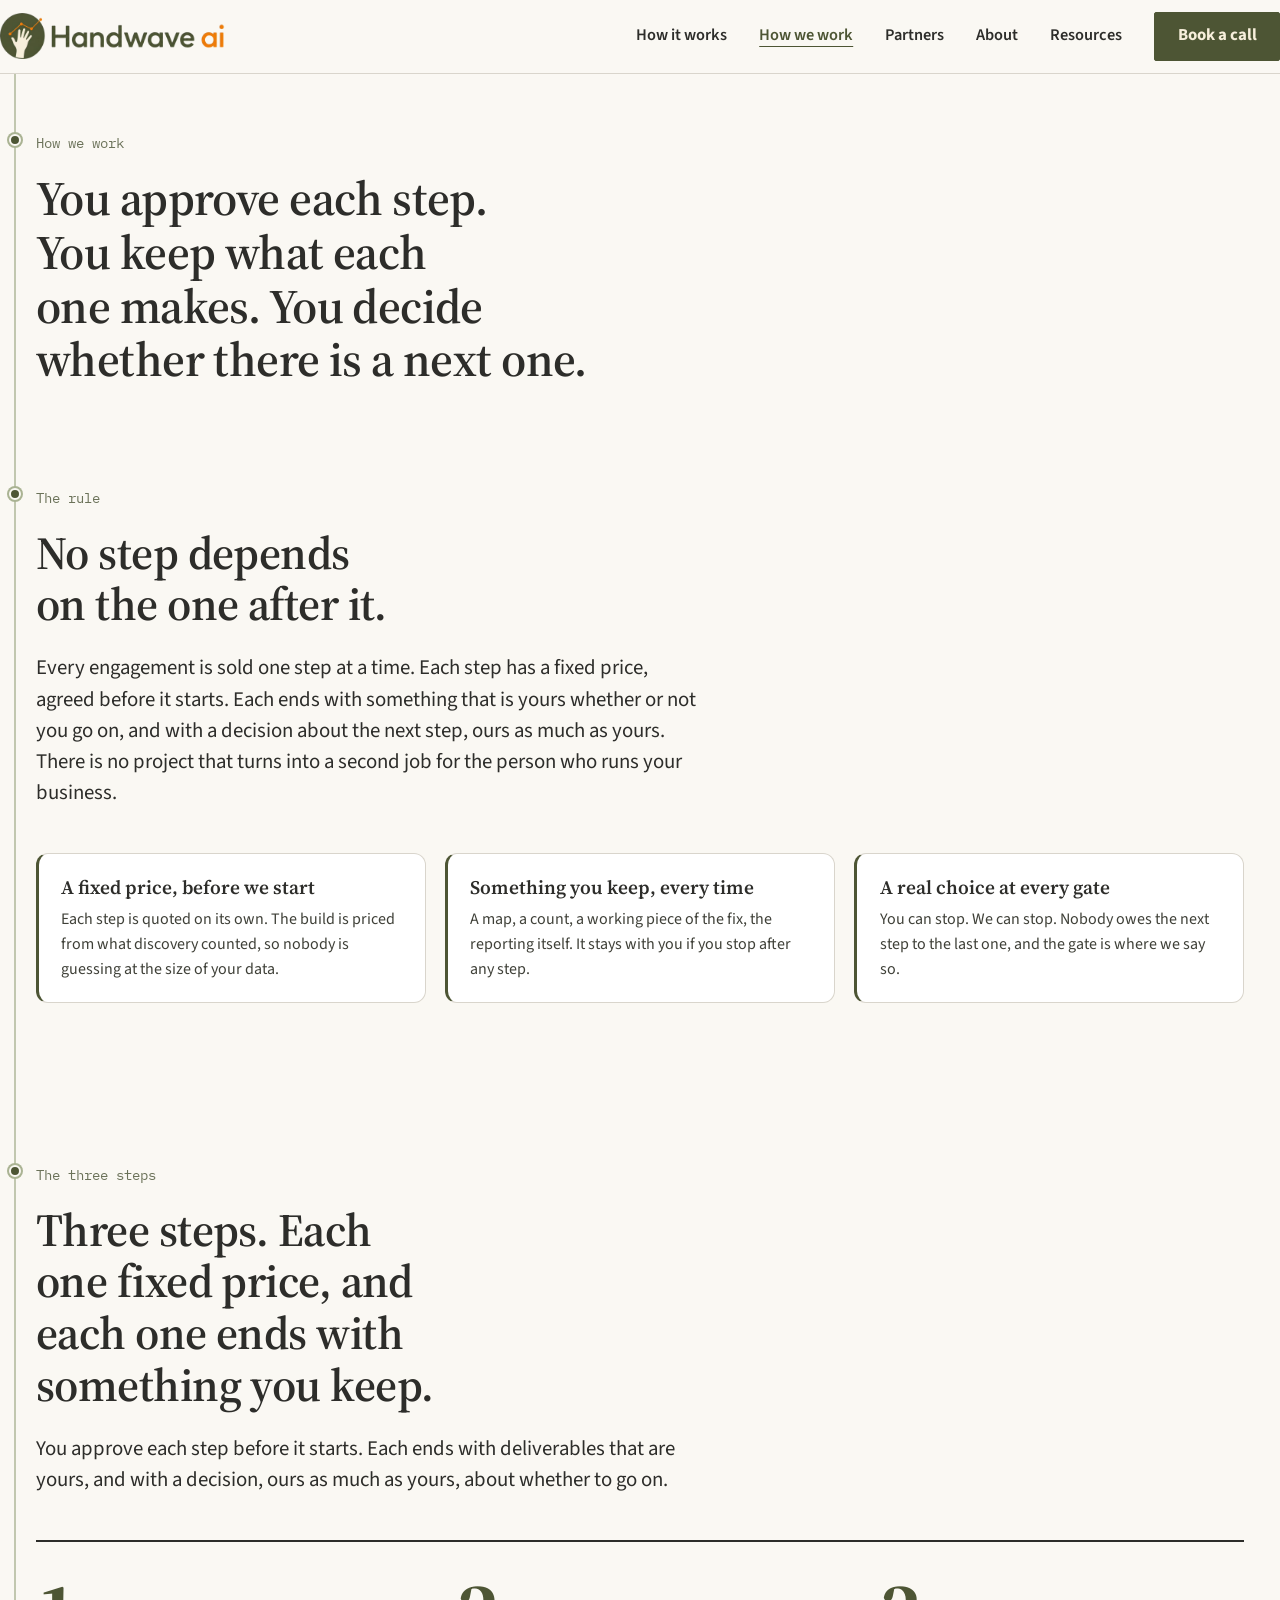
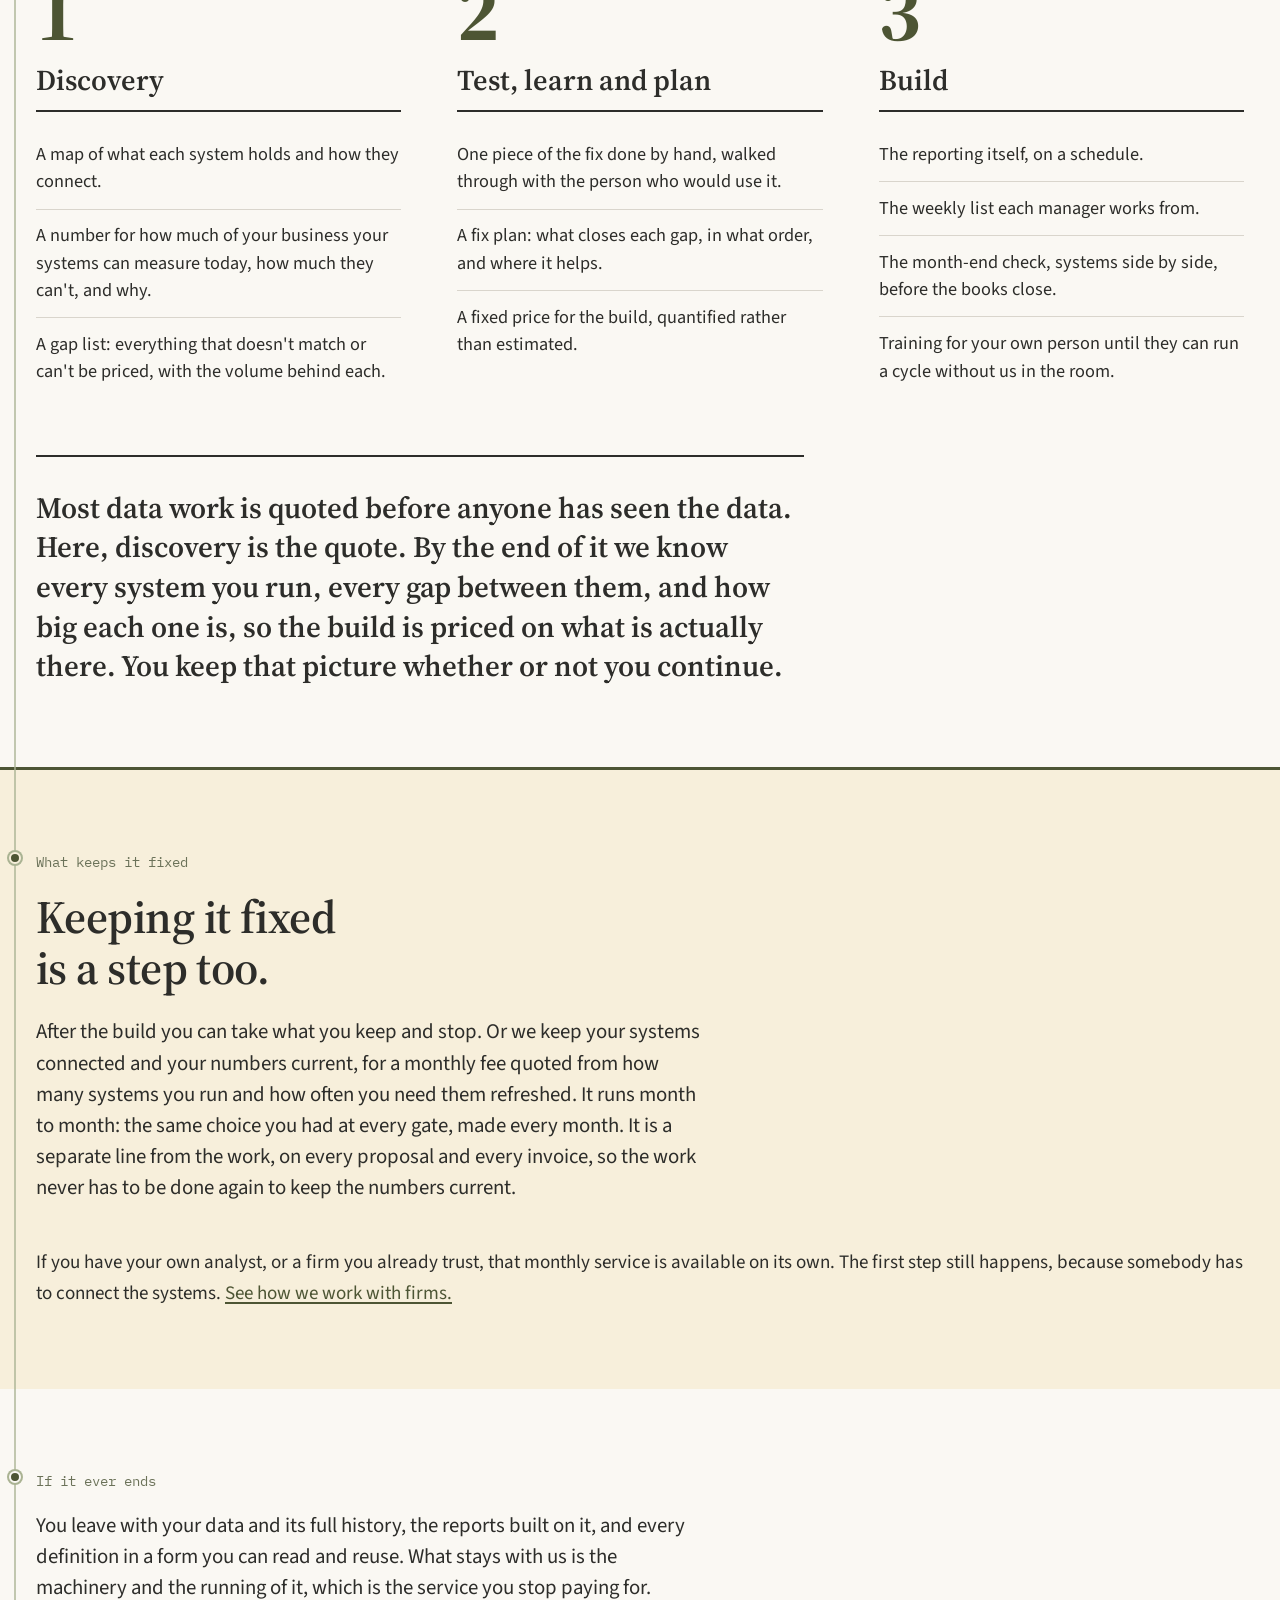
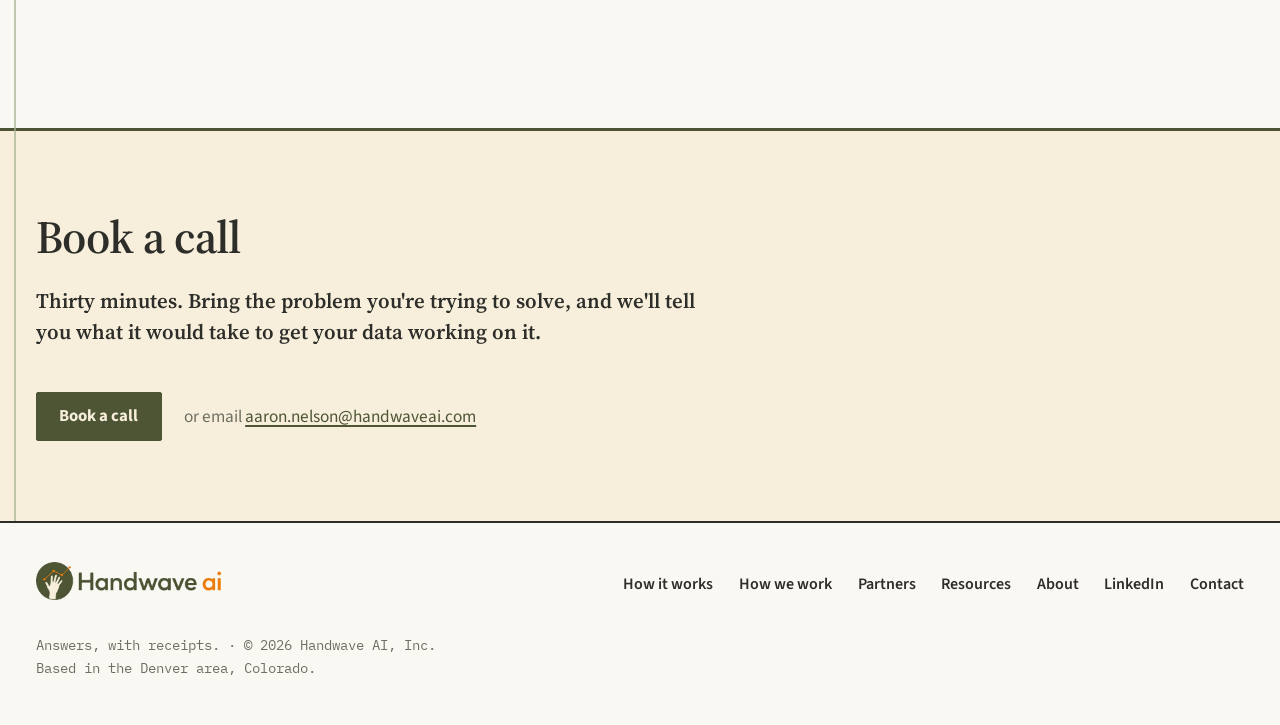
<file: how-we-work.html>
<!DOCTYPE html>
<html lang="en">
<head>
<meta charset="utf-8">
<meta name="viewport" content="width=device-width, initial-scale=1, viewport-fit=cover">
<title>How we work | Handwave AI</title>
<meta name="description" content="How an engagement with Handwave AI runs: three fixed-price steps, each approved on its own, each ending with something you keep and a choice about whether to continue.">

<!-- GA4 -->
<script async src="https://www.googletagmanager.com/gtag/js?id=G-V5PC7Z1J04"></script>
<script>
  window.dataLayer = window.dataLayer || [];
  function gtag(){dataLayer.push(arguments);}
  gtag('js', new Date());
  gtag('config', 'G-V5PC7Z1J04');
</script>

<link rel="preconnect" href="https://fonts.googleapis.com">
<link rel="preconnect" href="https://fonts.gstatic.com" crossorigin>
<!-- Type is provisional: Source Serif 4 pending Tina's ratification of a brand typeface -->
<link href="https://fonts.googleapis.com/css2?family=Source+Serif+4:ital,opsz,wght@0,8..60,400;0,8..60,600;0,8..60,700;1,8..60,400&family=Source+Sans+3:wght@400;600;700&family=IBM+Plex+Mono:wght@500&display=swap" rel="stylesheet">

<link rel="preconnect" href="https://fonts.googleapis.com">
<link rel="preconnect" href="https://fonts.gstatic.com" crossorigin>
<link href="https://fonts.googleapis.com/css2?family=Source+Serif+4:ital,opsz,wght@0,8..60,400;0,8..60,600;0,8..60,700;1,8..60,400&family=Source+Sans+3:wght@400;600;700&family=IBM+Plex+Mono:wght@500&display=swap" rel="stylesheet">
<link rel="stylesheet" href="site.css">
<style>
  nav.primary a.navlink.current{ color:var(--olive); text-decoration:underline; text-underline-offset:6px; }

  .gates{ display:grid; grid-template-columns:repeat(3,1fr); gap:1.2rem; margin-top:2rem; }
  .gate{ background:#FFFFFF; border:1px solid var(--stone); border-left:3px solid var(--olive); border-radius:12px; padding:1.3rem 1.4rem; }
  .gate h3{ font-family:var(--serif); font-weight:600; font-size:1.2rem; line-height:1.25; color:var(--charcoal); margin:0 0 .5rem; }
  .gate p{ margin:0; color:var(--body,#3F4038); font-size:1rem; line-height:1.55; }
  @media (max-width:860px){ .gates{ grid-template-columns:1fr; } }
</style>
</head>
<body>

<header class="site">
  <div class="wrap bar">
    <a class="home" href="index.html" aria-label="Handwave AI home"><img src="handwave_logo_horizontal.png" alt="Handwave AI"></a>
    <button class="menu-toggle" type="button" aria-expanded="false" aria-controls="primary-nav">Menu</button>
    <nav class="primary" id="primary-nav" aria-label="Primary">
      <a class="navlink" href="how-it-works.html">How it works</a>
      <a class="navlink current" href="how-we-work.html" aria-current="page">How we work</a>
      <a class="navlink" href="partners.html">Partners</a>
      <a class="navlink" href="about.html">About</a>
      <a class="navlink" href="resources.html">Resources</a>
      <a class="btn" href="https://scheduler.zoom.us/aaron-nelson-c1mmxt/30-mins-with-aaron-1" data-ga="book_call_click" data-ga-loc="header">Book a call</a>
    </nav>
  </div>
</header>


<main id="top" class="spined">
  <section class="pagehead">
    <div class="wrap">
      <p class="kicker">How we work</p>
      <h1>You approve each step. You keep what each one makes. You decide whether there is a next one.</h1>
    </div>
  </section>

  <section class="block" id="gates">
    <div class="wrap">
      <p class="kicker">The rule</p>
      <h2>No step depends on the one after it.</h2>
      <p class="intro">Every engagement is sold one step at a time. Each step has a fixed price, agreed before it starts. Each ends with something that is yours whether or not you go on, and with a decision about the next step, ours as much as yours. There is no project that turns into a second job for the person who runs your business.</p>
      <div class="gates">
        <div class="gate">
          <h3>A fixed price, before we start</h3>
          <p>Each step is quoted on its own. The build is priced from what discovery counted, so nobody is guessing at the size of your data.</p>
        </div>
        <div class="gate">
          <h3>Something you keep, every time</h3>
          <p>A map, a count, a working piece of the fix, the reporting itself. It stays with you if you stop after any step.</p>
        </div>
        <div class="gate">
          <h3>A real choice at every gate</h3>
          <p>You can stop. We can stop. Nobody owes the next step to the last one, and the gate is where we say so.</p>
        </div>
      </div>
    </div>
  </section>

  <!-- 3. HOW AN ENGAGEMENT RUNS -->
  <section class="block" id="how">
    <div class="wrap">
      <p class="kicker">The three steps</p>
      <h2>Three steps. Each one fixed price, and each one ends with something you keep.</h2>
      <p class="intro">You approve each step before it starts. Each ends with deliverables that are
      yours, and with a decision, ours as much as yours, about whether to go on.</p>

      <div class="steps">
        <div class="step">
          <p class="n">1</p>
          <h3>Discovery</h3>
          <ul>
            <li>A map of what each system holds and how they connect.</li>
            <li>A number for how much of your business your systems can measure today, how much they can't, and why.</li>
            <li>A gap list: everything that doesn't match or can't be priced, with the volume behind each.</li>
          </ul>
        </div>
        <div class="step">
          <p class="n">2</p>
          <h3>Test, learn and plan</h3>
          <ul>
            <li>One piece of the fix done by hand, walked through with the person who would use it.</li>
            <li>A fix plan: what closes each gap, in what order, and where it helps.</li>
            <li>A fixed price for the build, quantified rather than estimated.</li>
          </ul>
        </div>
        <div class="step">
          <p class="n">3</p>
          <h3>Build</h3>
          <ul>
            <li>The reporting itself, on a schedule.</li>
            <li>The weekly list each manager works from.</li>
            <li>The month-end check, systems side by side, before the books close.</li>
            <li>Training for your own person until they can run a cycle without us in the room.</li>
          </ul>
        </div>
      </div>

      <p class="counted">Most data work is quoted before anyone has seen the data. Here, discovery is the quote. By the end of it we know every system you run, every gap between them, and how big each one is, so the build is priced on what is actually there. You keep that picture whether or not you continue.</p>
    </div>
  </section>

  <section class="block tint" id="keeps">
    <div class="wrap">
      <p class="kicker">What keeps it fixed</p>
      <h2>Keeping it fixed is a step too.</h2>
      <p class="intro">After the build you can take what you keep and stop. Or we keep your systems connected and your numbers current, for a monthly fee quoted from how many systems you run and how often you need them refreshed. It runs month to month: the same choice you had at every gate, made every month. It is a separate line from the work, on every proposal and every invoice, so the work never has to be done again to keep the numbers current.</p>
      <p class="aside">If you have your own analyst, or a firm you already trust, that monthly service is available on its own. The first step still happens, because somebody has to connect the systems. <a href="partners.html">See how we work with firms.</a></p>
    </div>
  </section>

  <section class="block" id="exit">
    <div class="wrap">
      <p class="kicker">If it ever ends</p>
      <p class="intro">You leave with your data and its full history, the reports built on it, and every definition in a form you can read and reuse. What stays with us is the machinery and the running of it, which is the service you stop paying for.</p>
    </div>
  </section>

  <!-- 9. BOOK A CALL -->
  <section class="block tint talk" id="talk">
    <div class="wrap">
      <h2>Book a call</h2>
      <p class="intro">Thirty minutes. Bring the problem you're trying to solve, and we'll tell you
      what it would take to get your data working on it.</p>
      <div class="actions">
        <a class="btn" href="https://scheduler.zoom.us/aaron-nelson-c1mmxt/30-mins-with-aaron-1" data-ga="book_call_click" data-ga-loc="footer_cta">Book a call</a>
        <span class="alt">or email <a href="mailto:aaron.nelson@handwaveai.com" data-ga="email_click" data-ga-loc="footer_cta">aaron.nelson@handwaveai.com</a></span>
      </div>
    </div>
  </section>
</main>

<footer class="site">
  <div class="wrap">
    <div class="cols">
      <a href="index.html"><img src="handwave_logo_horizontal.png" alt="Handwave AI"></a>
      <nav aria-label="Footer">
        <a href="how-it-works.html">How it works</a>
        <a href="how-we-work.html">How we work</a>
        <a href="partners.html">Partners</a>
        <a href="resources.html">Resources</a>
        <a href="about.html">About</a>
        <a href="https://linkedin.com/company/handwaveai">LinkedIn</a>
        <a href="mailto:aaron.nelson@handwaveai.com" data-ga="email_click" data-ga-loc="footer">Contact</a>
      </nav>
    </div>
    <p class="legal">Answers, with receipts. · © 2026 Handwave AI, Inc.<br>Based in the Denver area, Colorado.</p>
  </div>
</footer>


<script>
  // GA4 key events: one delegated listener; every element with data-ga fires its event name.
  document.addEventListener('click', function(e){
    var el = e.target.closest('[data-ga]');
    if(!el || typeof gtag !== 'function') return;
    gtag('event', el.getAttribute('data-ga'), {
      location_on_page: el.getAttribute('data-ga-loc') || '',
      link_url: el.getAttribute('href') || ''
    });
  });

  // Mobile menu
  (function(){
    var btn = document.querySelector('.menu-toggle');
    var nav = document.getElementById('primary-nav');
    if(!btn || !nav) return;
    btn.addEventListener('click', function(){
      var open = nav.classList.toggle('open');
      btn.setAttribute('aria-expanded', open ? 'true' : 'false');
      btn.textContent = open ? 'Close' : 'Menu';
    });
    nav.addEventListener('click', function(e){
      if(e.target.closest('a')){ nav.classList.remove('open'); btn.setAttribute('aria-expanded','false'); btn.textContent='Menu'; }
    });
  })();
</script>
</body>
</html>
</file>
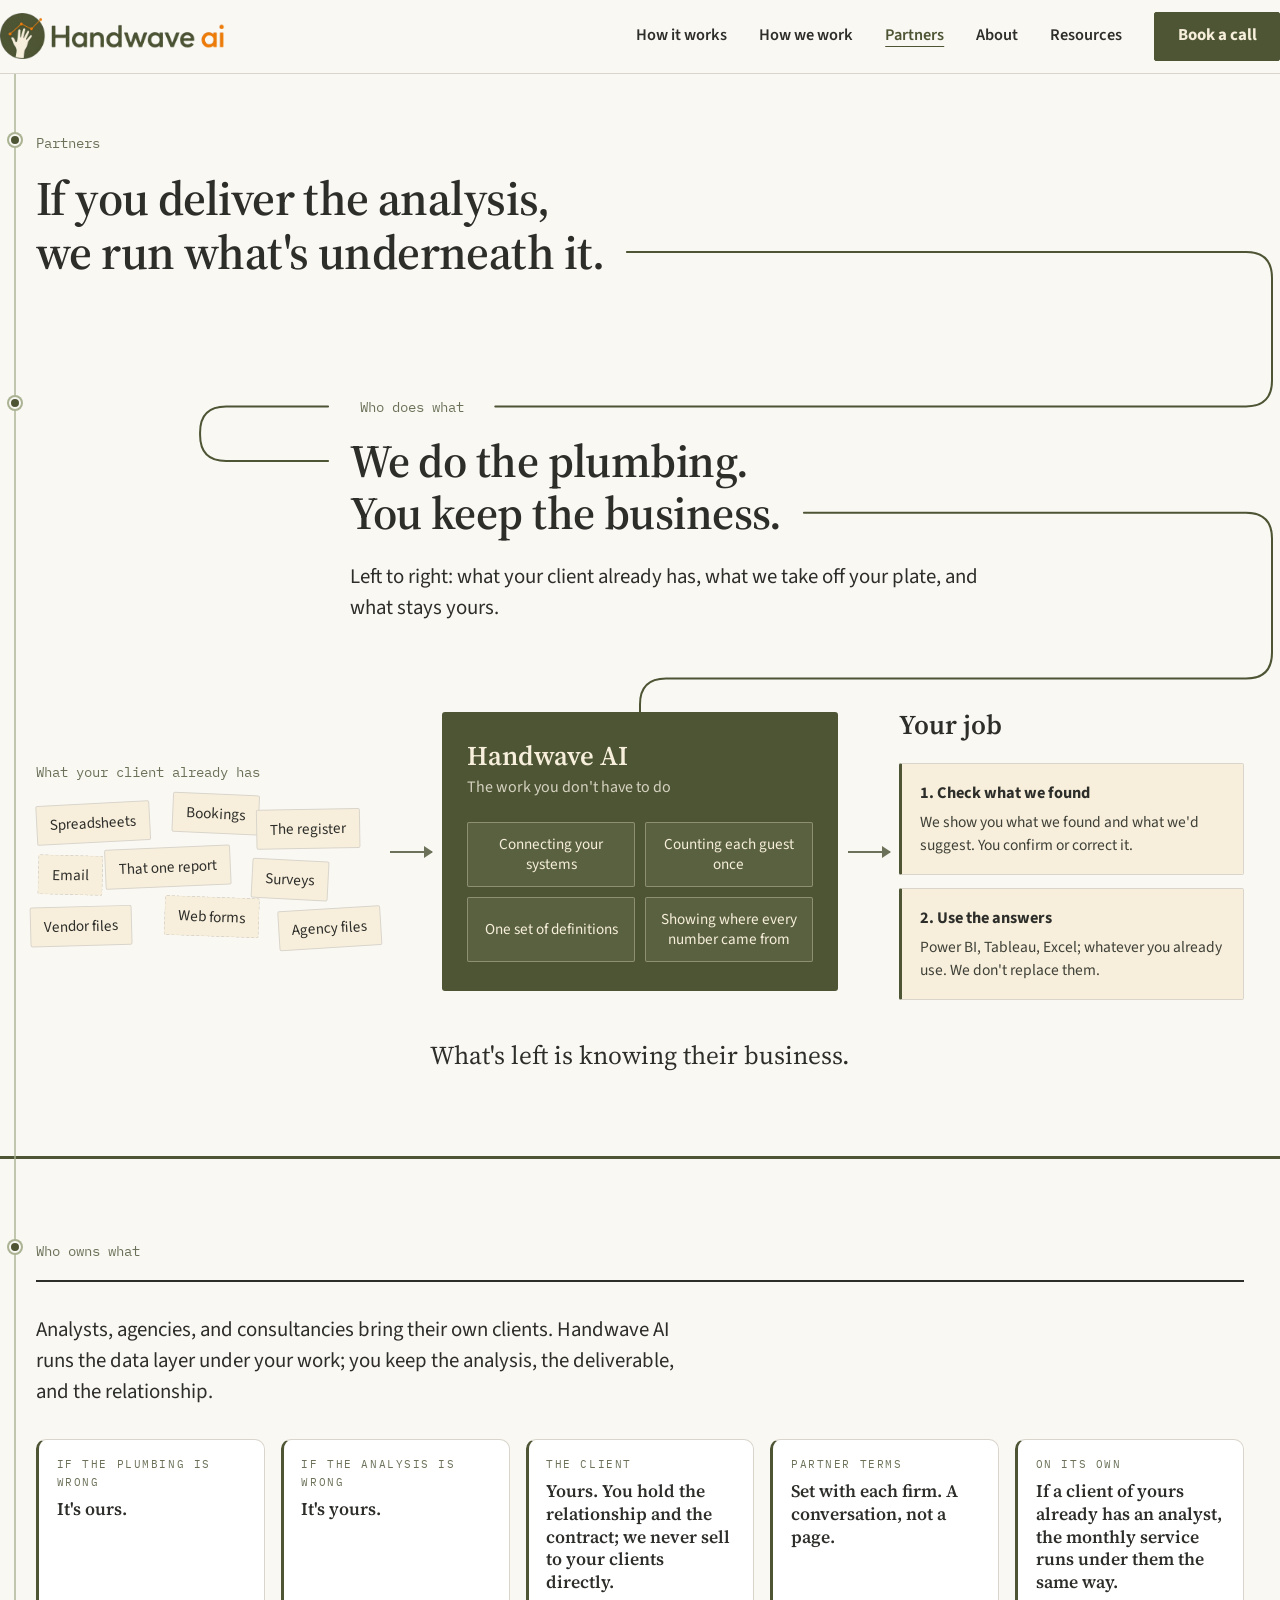
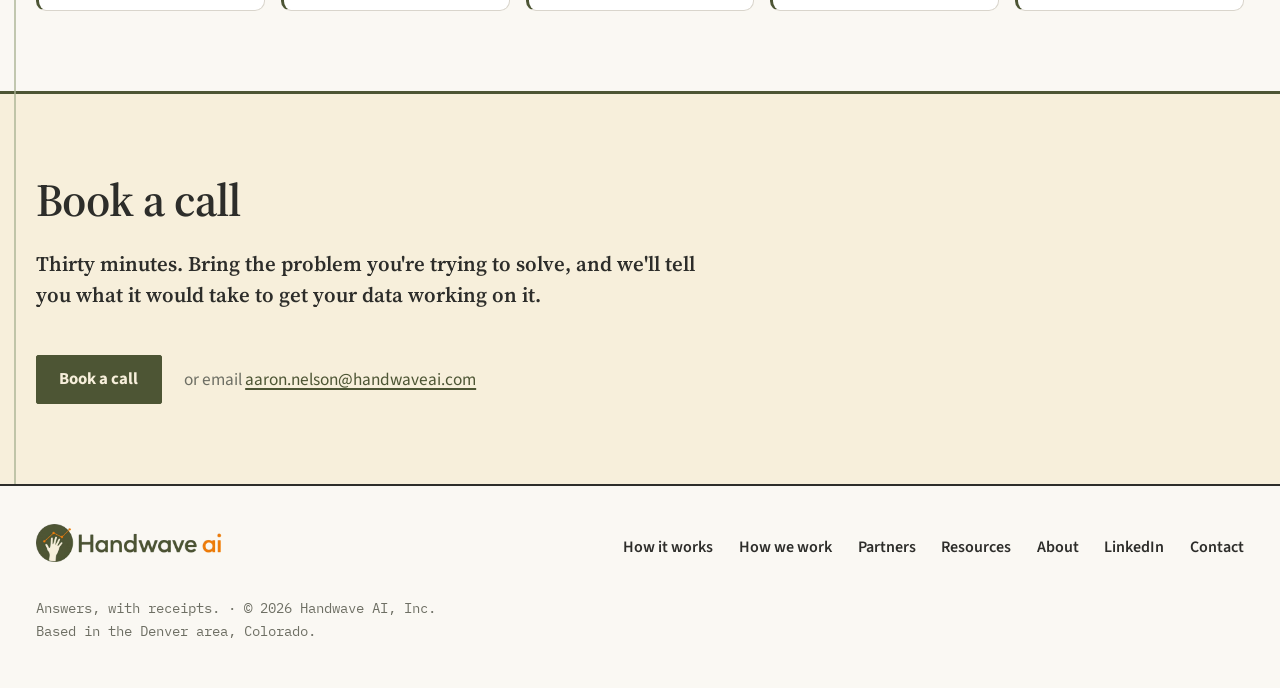
<file: partners.html>
<!DOCTYPE html>
<html lang="en">
<head>
<meta charset="utf-8">
<meta name="viewport" content="width=device-width, initial-scale=1, viewport-fit=cover">
<title>Partners | Handwave AI</title>
<meta name="description" content="For analysts, agencies, and consultancies: Handwave AI runs the data layer under your work; you keep the analysis and the relationship.">

<!-- GA4 -->
<script async src="https://www.googletagmanager.com/gtag/js?id=G-V5PC7Z1J04"></script>
<script>
  window.dataLayer = window.dataLayer || [];
  function gtag(){dataLayer.push(arguments);}
  gtag('js', new Date());
  gtag('config', 'G-V5PC7Z1J04');
</script>

<link rel="preconnect" href="https://fonts.googleapis.com">
<link rel="preconnect" href="https://fonts.gstatic.com" crossorigin>
<!-- Type is provisional: Source Serif 4 pending Tina's ratification of a brand typeface -->
<link href="https://fonts.googleapis.com/css2?family=Source+Serif+4:ital,opsz,wght@0,8..60,400;0,8..60,600;0,8..60,700;1,8..60,400&family=Source+Sans+3:wght@400;600;700&family=IBM+Plex+Mono:wght@500&display=swap" rel="stylesheet">

<link rel="preconnect" href="https://fonts.googleapis.com">
<link rel="preconnect" href="https://fonts.gstatic.com" crossorigin>
<link href="https://fonts.googleapis.com/css2?family=Source+Serif+4:ital,opsz,wght@0,8..60,400;0,8..60,600;0,8..60,700;1,8..60,400&family=Source+Sans+3:wght@400;600;700&family=IBM+Plex+Mono:wght@500&display=swap" rel="stylesheet">
<link rel="stylesheet" href="site.css">
<style>
  nav.primary a.navlink.current{ color:var(--olive); text-decoration:underline; text-underline-offset:6px; }

  .split{ padding-top:2.6rem; }
  section.block.split .intro{ max-width:40rem; margin:0 0 1rem; }
  .owns{ display:grid; grid-template-columns:repeat(5,1fr); gap:1rem; margin-top:2rem; }
  .own{ background:#FFFFFF; border:1px solid var(--stone); border-left:3px solid var(--olive); border-radius:10px; padding:1rem 1.1rem; }
  .own .ok{ font-family:var(--mono); font-size:.7rem; letter-spacing:.14em; text-transform:uppercase; color:var(--moss); margin:0 0 .35rem; }
  .own p:last-child{ margin:0; font-family:var(--serif); font-weight:600; font-size:1.1rem; line-height:1.3; color:var(--charcoal); }
  @media (max-width:1100px){ .owns{ grid-template-columns:1fr 1fr 1fr; } }
  @media (max-width:860px){ .owns{ grid-template-columns:1fr 1fr; } }
  @media (max-width:520px){ .owns{ grid-template-columns:1fr; } }
  .threaded{ position:relative; }
  .thread{ position:absolute; inset:0; width:100%; height:100%; pointer-events:none; z-index:0; overflow:visible; }
  .thread path{ fill:none; stroke:var(--olive); stroke-width:2; stroke-linecap:round; stroke-linejoin:round; }
  .threaded .pagehead, .threaded .split{ position:relative; z-index:1; background:transparent; }
  .threaded .split .kicker{ display:inline-block; background:var(--paper); padding:0 .6rem; }
  .split .flow{ margin-top:5rem; }
  @media (max-width:980px){ .thread{ display:none; } .split .flow{ margin-top:2.5rem; } }
  @media (min-width:981px){
    .split .kicker, section.block.split h2, section.block.split .intro{ margin-left:26%; }
    .split .kicker{ margin-top:1rem; }
  }
</style>
</head>
<body>

<header class="site">
  <div class="wrap bar">
    <a class="home" href="index.html" aria-label="Handwave AI home"><img src="handwave_logo_horizontal.png" alt="Handwave AI"></a>
    <button class="menu-toggle" type="button" aria-expanded="false" aria-controls="primary-nav">Menu</button>
    <nav class="primary" id="primary-nav" aria-label="Primary">
      <a class="navlink" href="how-it-works.html">How it works</a>
      <a class="navlink" href="how-we-work.html">How we work</a>
      <a class="navlink current" href="partners.html" aria-current="page">Partners</a>
      <a class="navlink" href="about.html">About</a>
      <a class="navlink" href="resources.html">Resources</a>
      <a class="btn" href="https://scheduler.zoom.us/aaron-nelson-c1mmxt/30-mins-with-aaron-1" data-ga="book_call_click" data-ga-loc="header">Book a call</a>
    </nav>
  </div>
</header>

<main id="top" class="spined">

  <div class="threaded" id="threaded">
  <svg class="thread" aria-hidden="true"><path class="tp"/><path class="tp2"/></svg>
  <section class="pagehead"><div class="wrap"><p class="kicker">Partners</p><h1>If you deliver the analysis, we run what's underneath&nbsp;it.</h1></div></section>

  <!-- 7b. WHO DOES WHAT (moved from hero; sits above partners) -->
  <section class="block split" id="split">
    <div class="wrap">
      <p class="kicker">Who does what</p>
      <h2>We do the plumbing. You keep the business.</h2>
      <p class="intro">Left to right: what your client already has, what we take off your plate, and what stays yours.</p>
      <figure class="flow" aria-label="What you already have goes into Handwave AI; what comes out is your job: check what we found, and use the answers">
        <div class="col have">
          <p class="flabel">What your client already has</p>
          <div class="pile">
            <span class="t">Spreadsheets</span>
            <span class="t">Bookings</span>
            <span class="t">The register</span>
            <span class="t">Email</span>
            <span class="t">That one report</span>
            <span class="t">Surveys</span>
            <span class="t m-hide">Vendor files</span>
            <span class="t m-hide">Web forms</span>
            <span class="t m-hide">Agency files</span>
          </div>
        </div>

        <div class="arrow a1" aria-hidden="true"></div>

        <div class="col box">
          <p class="bname">Handwave AI</p>
          <p class="bsub">The work you don't have to do</p>
          <div class="jobs">
            <span class="j">Connecting your systems</span>
            <span class="j">Counting each guest once</span>
            <span class="j">One set of definitions</span>
            <span class="j">Showing where every number came from</span>
          </div>
        </div>

        <div class="arrow a2" aria-hidden="true"></div>

        <div class="col yours">
          <p class="flabel yl">Your job</p>
          <div class="step">
            <p class="sn">1. Check what we found</p>
            <p class="sd">We show you what we found and what we'd suggest. You confirm or correct it.</p>
          </div>
          <div class="step">
            <p class="sn">2. Use the answers</p>
            <p class="sd">Power BI, Tableau, Excel; whatever you already use. We don't replace them.</p>
          </div>
        </div>

        <figcaption>What's left is knowing their business.</figcaption>
      </figure>
    </div>
  </section>

  
  </div>

  <!-- 8. PARTNERS -->
  <section class="block plain" id="partners">
    <div class="wrap">
      <p class="kicker">Who owns what</p>
      
      <div class="door">
        <p>Analysts, agencies, and consultancies bring their own clients. Handwave AI runs the data
        layer under your work; you keep the analysis, the deliverable, and the relationship.</p>
      </div>
      <div class="owns">
        <div class="own"><p class="ok">If the plumbing is wrong</p><p>It's ours.</p></div>
        <div class="own"><p class="ok">If the analysis is wrong</p><p>It's yours.</p></div>
        <div class="own"><p class="ok">The client</p><p>Yours. You hold the relationship and the contract; we never sell to your clients directly.</p></div>
        <div class="own"><p class="ok">Partner terms</p><p>Set with each firm. A conversation, not a page.</p></div>
        <div class="own"><p class="ok">On its own</p><p>If a client of yours already has an analyst, the monthly service runs under them the same way.</p></div>
      </div>
    </div>
      </section>

  
  <!-- 9. BOOK A CALL -->
  <section class="block tint talk" id="talk">
    <div class="wrap">
      <h2>Book a call</h2>
      <p class="intro">Thirty minutes. Bring the problem you're trying to solve, and we'll tell you
      what it would take to get your data working on it.</p>
      <div class="actions">
        <a class="btn" href="https://scheduler.zoom.us/aaron-nelson-c1mmxt/30-mins-with-aaron-1" data-ga="book_call_click" data-ga-loc="footer_cta">Book a call</a>
        <span class="alt">or email <a href="mailto:aaron.nelson@handwaveai.com" data-ga="email_click" data-ga-loc="footer_cta">aaron.nelson@handwaveai.com</a></span>
      </div>
    </div>
  </section>
</main>

<footer class="site">
  <div class="wrap">
    <div class="cols">
      <a href="index.html"><img src="handwave_logo_horizontal.png" alt="Handwave AI"></a>
      <nav aria-label="Footer">
        <a href="how-it-works.html">How it works</a>
        <a href="how-we-work.html">How we work</a>
        <a href="partners.html">Partners</a>
        <a href="resources.html">Resources</a>
        <a href="about.html">About</a>
        <a href="https://linkedin.com/company/handwaveai">LinkedIn</a>
        <a href="mailto:aaron.nelson@handwaveai.com" data-ga="email_click" data-ga-loc="footer">Contact</a>
      </nav>
    </div>
    <p class="legal">Answers, with receipts. · © 2026 Handwave AI, Inc.<br>Based in the Denver area, Colorado.</p>
  </div>
</footer>

<script>
  // GA4 key events: one delegated listener; every element with data-ga fires its event name.
  document.addEventListener('click', function(e){
    var el = e.target.closest('[data-ga]');
    if(!el || typeof gtag !== 'function') return;
    gtag('event', el.getAttribute('data-ga'), {
      location_on_page: el.getAttribute('data-ga-loc') || '',
      link_url: el.getAttribute('href') || ''
    });
  });

  // Mobile menu
  (function(){
    var btn = document.querySelector('.menu-toggle');
    var nav = document.getElementById('primary-nav');
    if(!btn || !nav) return;
    btn.addEventListener('click', function(){
      var open = nav.classList.toggle('open');
      btn.setAttribute('aria-expanded', open ? 'true' : 'false');
      btn.textContent = open ? 'Close' : 'Menu';
    });
    nav.addEventListener('click', function(e){
      if(e.target.closest('a')){ nav.classList.remove('open'); btn.setAttribute('aria-expanded','false'); btn.textContent='Menu'; }
    });
  })();
</script>

<script>
  // one solid line: runs out of the title, around, into the plumbing statement, out again, and down into the diagram
  (function(){
    var root=document.getElementById('threaded'); if(!root) return;
    function lines(el){ var r=document.createRange(); r.selectNodeContents(el); return Array.prototype.slice.call(r.getClientRects()); }
    function draw(){
      var svg=root.querySelector('.thread'); if(getComputedStyle(svg).display==='none') return;
      var R=root.getBoundingClientRect(), X=function(v){return v-R.left;}, Y=function(v){return v-R.top;};
      var wrap=root.querySelector('.split .wrap').getBoundingClientRect();
      var xl=X(wrap.left)+8, xr=X(wrap.right)-8, g=22, rr=26;
      var t=lines(root.querySelector('h1')), h=lines(root.querySelector('.split h2'));
      var k=root.querySelector('.split .kicker').getBoundingClientRect();
      var box=root.querySelector('.flow .box').getBoundingClientRect();
      var t1=t[0], tN=t[t.length-1], h1=h[0], hN=h[h.length-1];
      function my(r){ return Y(r.top+r.height/2); }
      // segment A: lead-in to the title, then out of its last line, round the right, back across under it, down into the plumbing line
      var yA=my(tN), yK=Y(k.top+k.height/2), yH=my(h1), xv=X(h1.left)-150, r2=Math.min(rr,(yH-yK)/2);
      var A='M'+(X(tN.right)+g)+','+yA
          +' L'+(xr-rr)+','+yA+' Q'+xr+','+yA+' '+xr+','+(yA+rr)
          +' L'+xr+','+(yK-rr)+' Q'+xr+','+yK+' '+(xr-rr)+','+yK
          +' L'+(X(k.right)+g)+','+yK
          +' M'+(X(k.left)-g)+','+yK+' L'+(xv+r2)+','+yK+' Q'+xv+','+yK+' '+xv+','+(yK+r2)
          +' L'+xv+','+(yH-r2)+' Q'+xv+','+yH+' '+(xv+r2)+','+yH+' L'+(X(h1.left)-g)+','+yH;
      // segment B: out of the plumbing statement, down the right, across, and into the diagram
      var yB=my(hN), yD=Y(box.top)-34, xc=X(box.left+box.width/2);
      var B='M'+(X(hN.right)+g)+','+yB
          +' L'+(xr-rr)+','+yB+' Q'+xr+','+yB+' '+xr+','+(yB+rr)
          +' L'+xr+','+(yD-rr)+' Q'+xr+','+yD+' '+(xr-rr)+','+yD
          +' L'+(xc+rr)+','+yD+' Q'+xc+','+yD+' '+xc+','+(yD+rr)
          +' L'+xc+','+Y(box.top);
      svg.querySelector('.tp').setAttribute('d',A);
      svg.querySelector('.tp2').setAttribute('d',B);
    }
    window.addEventListener('load',draw); window.addEventListener('resize',draw);
    if(document.fonts) document.fonts.ready.then(draw);
  })();
</script>
</body>
</html>
</file>
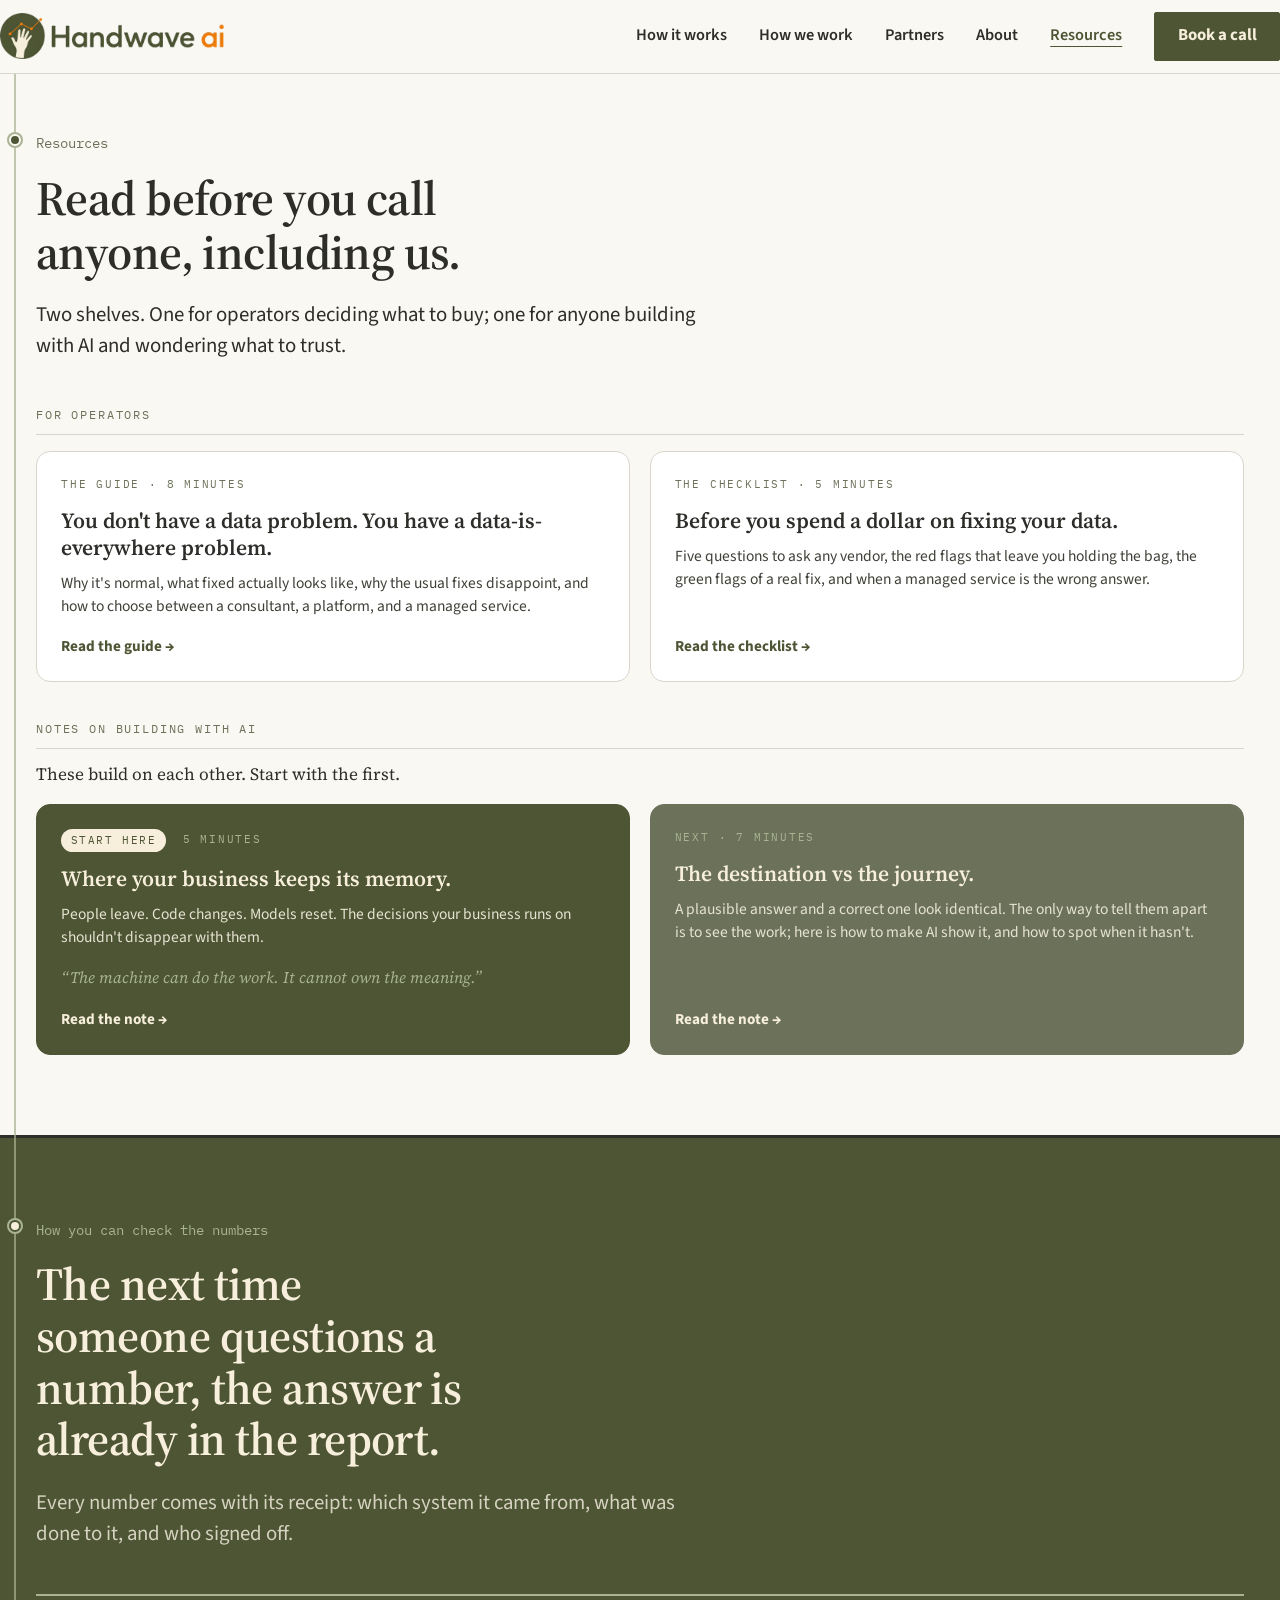
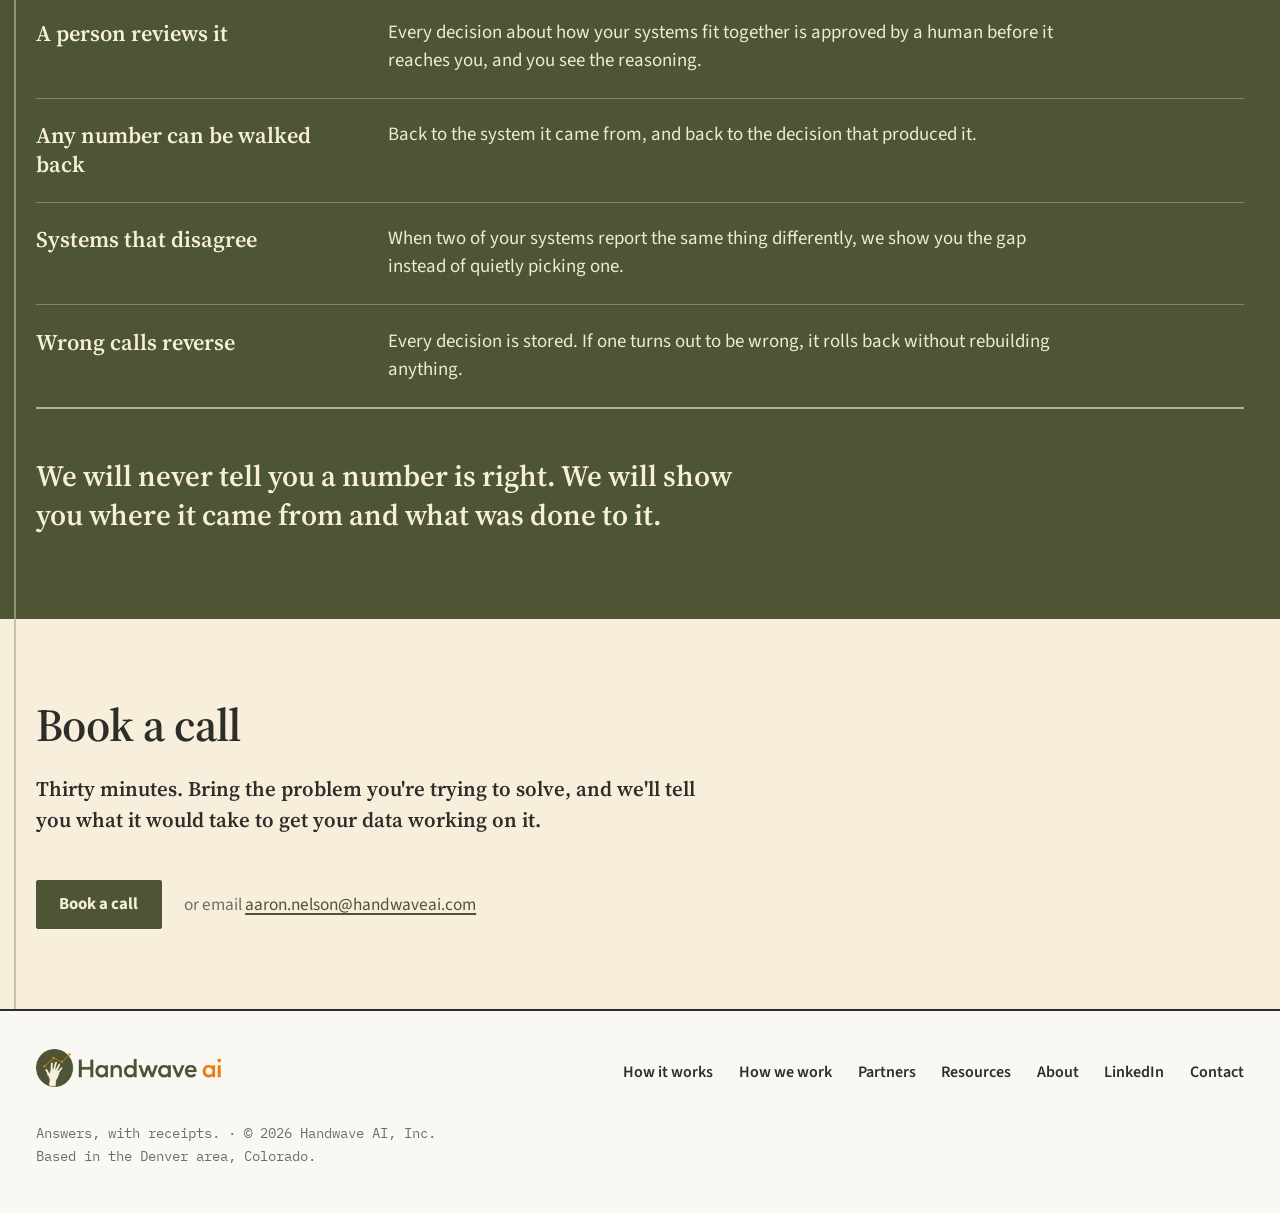
<file: resources.html>
<!DOCTYPE html>
<html lang="en">
<head>
<meta charset="utf-8">
<meta name="viewport" content="width=device-width, initial-scale=1, viewport-fit=cover">
<title>Resources | Handwave AI</title>
<meta name="description" content="How to check any number Handwave AI gives you, plus notes and two reads before you call anyone.">

<!-- GA4 -->
<script async src="https://www.googletagmanager.com/gtag/js?id=G-V5PC7Z1J04"></script>
<script>
  window.dataLayer = window.dataLayer || [];
  function gtag(){dataLayer.push(arguments);}
  gtag('js', new Date());
  gtag('config', 'G-V5PC7Z1J04');
</script>

<link rel="preconnect" href="https://fonts.googleapis.com">
<link rel="preconnect" href="https://fonts.gstatic.com" crossorigin>
<!-- Type is provisional: Source Serif 4 pending Tina's ratification of a brand typeface -->
<link href="https://fonts.googleapis.com/css2?family=Source+Serif+4:ital,opsz,wght@0,8..60,400;0,8..60,600;0,8..60,700;1,8..60,400&family=Source+Sans+3:wght@400;600;700&family=IBM+Plex+Mono:wght@500&display=swap" rel="stylesheet">

<link rel="preconnect" href="https://fonts.googleapis.com">
<link rel="preconnect" href="https://fonts.gstatic.com" crossorigin>
<link href="https://fonts.googleapis.com/css2?family=Source+Serif+4:ital,opsz,wght@0,8..60,400;0,8..60,600;0,8..60,700;1,8..60,400&family=Source+Sans+3:wght@400;600;700&family=IBM+Plex+Mono:wght@500&display=swap" rel="stylesheet">
<link rel="stylesheet" href="site.css">
<style>
  nav.primary a.navlink.current{ color:var(--olive); text-decoration:underline; text-underline-offset:6px; }


  .open .intro{ margin-bottom:0; max-width:40rem; }
  .library{ display:grid; grid-template-columns:repeat(2,1fr); gap:1.2rem; margin-top:2.2rem; }
  .read{ display:flex; flex-direction:column; text-decoration:none; background:#FFFFFF; border:1px solid var(--stone);
    border-radius:14px; padding:1.5rem 1.5rem 1.4rem; color:var(--charcoal); transition:border-color .2s ease, transform .2s ease; }
  .read:hover{ border-color:var(--olive); transform:translateY(-2px); }
  .read span{ display:block; }
  .read .rk{ font-family:var(--mono); font-size:.7rem; letter-spacing:.16em; text-transform:uppercase; color:var(--moss); margin-bottom:.8rem; }
  .read .rt{ font-family:var(--serif); font-weight:600; font-size:1.35rem; line-height:1.25; margin-bottom:.7rem; }
  .read .rs{ color:var(--body,#3F4038); font-size:.97rem; line-height:1.5; margin-bottom:1rem; }
  .read .ra{ margin-top:auto; font-weight:700; color:var(--olive); font-size:.95rem; }
  .read .ra::after{ content:" \2192"; }
  .read.note{ background:var(--olive); border-color:var(--olive); color:var(--ivory); }
  .read.note:hover{ background:#434a2d; }
  .read.note .rk{ color:var(--sage); }
  .read.note .rt{ color:var(--ivory); }
  .read.note .rs{ color:#E7E3D2; }
  .read.note .rq{ font-family:var(--serif); font-style:italic; color:var(--sage); font-size:1rem; margin-bottom:1rem; }
  .read.note .ra{ color:var(--ivory); }
  @media (max-width:980px){ .library{ grid-template-columns:1fr; } }

  .track{ margin-top:2.4rem; }
  .track .tk{ font-family:var(--mono); font-size:.72rem; letter-spacing:.16em; text-transform:uppercase; color:var(--moss); margin:0 0 .9rem; padding-bottom:.6rem; border-bottom:1px solid var(--stone); }
  .track .tarc{ font-family:var(--serif); font-size:1.08rem; color:var(--charcoal); margin:-.2rem 0 1rem; }
  .track .library{ margin-top:1rem; }
  /* the arc runs through the palette by stage: olive, moss, sage, then ivory with an olive edge */
  .read.note.s1{ background:var(--olive); border-color:var(--olive); }
  .read.note.s2{ background:var(--moss); border-color:var(--moss); }
  .read.note.s2:hover{ background:#5f664f; }
  .read.note.s3{ background:var(--sage); border-color:var(--sage); }
  .read.note.s3:hover{ background:#9aa385; }
  .read.note.s3 .rk, .read.note.s3 .rt, .read.note.s3 .rs, .read.note.s3 .rq, .read.note.s3 .ra{ color:var(--charcoal); }
  .read.note.s3 .rk{ color:var(--olive); }
  .read.note.s4{ background:var(--ivory); border-color:var(--olive); }
  .read.note.s4 .rk, .read.note.s4 .rt, .read.note.s4 .rs, .read.note.s4 .rq, .read.note.s4 .ra{ color:var(--charcoal); }
  .read.note.s4 .rk{ color:var(--moss); }
  .read .start{ display:inline-block; background:var(--ivory); color:var(--olive); border-radius:999px; padding:.15rem .6rem; margin-right:.5rem; letter-spacing:.14em; }
</style>
</head>
<body>

<header class="site">
  <div class="wrap bar">
    <a class="home" href="index.html" aria-label="Handwave AI home"><img src="handwave_logo_horizontal.png" alt="Handwave AI"></a>
    <button class="menu-toggle" type="button" aria-expanded="false" aria-controls="primary-nav">Menu</button>
    <nav class="primary" id="primary-nav" aria-label="Primary">
      <a class="navlink" href="how-it-works.html">How it works</a>
      <a class="navlink" href="how-we-work.html">How we work</a>
      <a class="navlink" href="partners.html">Partners</a>
      <a class="navlink" href="about.html">About</a>
      <a class="navlink current" href="resources.html" aria-current="page">Resources</a>
      <a class="btn" href="https://scheduler.zoom.us/aaron-nelson-c1mmxt/30-mins-with-aaron-1" data-ga="book_call_click" data-ga-loc="header">Book a call</a>
    </nav>
  </div>
</header>

<main id="top" class="spined">

  <!-- THE LIBRARY -->
  <section class="block open" id="library">
    <div class="wrap">
      <p class="kicker">Resources</p>
      <h1>Read before you call anyone, including us.</h1>
      <p class="intro">Two shelves. One for operators deciding what to buy; one for anyone building with AI and wondering what to trust.</p>

      <div class="track">
        <p class="tk">For operators</p>
        <div class="library">
          <a class="read" href="data-guide.html" data-ga="guide_open" data-ga-loc="resources">
            <span class="rk">The guide · 8 minutes</span>
            <span class="rt">You don't have a data problem. You have a data-is-everywhere problem.</span>
            <span class="rs">Why it's normal, what fixed actually looks like, why the usual fixes disappoint, and how to choose between a consultant, a platform, and a managed service.</span>
            <span class="ra">Read the guide</span>
          </a>
          <a class="read" href="buyer-checklist.html" data-ga="checklist_open" data-ga-loc="resources">
            <span class="rk">The checklist · 5 minutes</span>
            <span class="rt">Before you spend a dollar on fixing your data.</span>
            <span class="rs">Five questions to ask any vendor, the red flags that leave you holding the bag, the green flags of a real fix, and when a managed service is the wrong answer.</span>
            <span class="ra">Read the checklist</span>
          </a>
        </div>
      </div>

      <div class="track">
        <p class="tk">Notes on building with AI</p>
        <p class="tarc">These build on each other. Start with the first.</p>
        <div class="library">
          <a class="read note s1" href="where-your-business-keeps-its-memory.html" data-ga="note_open" data-ga-loc="resources">
            <span class="rk"><span class="start">Start here</span> 5 minutes</span>
            <span class="rt">Where your business keeps its memory.</span>
            <span class="rs">People leave. Code changes. Models reset. The decisions your business runs on shouldn't disappear with them.</span>
            <span class="rq">“The machine can do the work. It cannot own the meaning.”</span>
            <span class="ra">Read the note</span>
          </a>
          <a class="read note s2" href="the-destination-vs-the-journey.html" data-ga="note_open" data-ga-loc="resources_destination">
            <span class="rk">Next · 7 minutes</span>
            <span class="rt">The destination vs the journey.</span>
            <span class="rs">A plausible answer and a correct one look identical. The only way to tell them apart is to see the work; here is how to make AI show it, and how to spot when it hasn't.</span>
            <span class="ra">Read the note</span>
          </a>
        </div>
      </div>
    </div>
  </section>

  <!-- 7. HOW YOU CAN CHECK THE NUMBERS -->
  <section class="block dark" id="check">
    <div class="wrap">
      <p class="kicker">How you can check the numbers</p>
      <h2>The next time someone questions a number, the answer is already in the report.</h2>
      <p class="intro">Every number comes with its receipt: which system it came from, what was done
      to it, and who signed off.</p>
      <div class="rows">
        <div class="row"><div class="k">A person reviews it</div>
          <div class="v">Every decision about how your systems fit together is approved by a human
          before it reaches you, and you see the reasoning.</div></div>
        <div class="row"><div class="k">Any number can be walked back</div>
          <div class="v">Back to the system it came from, and back to the decision that produced it.</div></div>
        <div class="row"><div class="k">Systems that disagree</div>
          <div class="v">When two of your systems report the same thing differently, we show you the
          gap instead of quietly picking one.</div></div>
        <div class="row"><div class="k">Wrong calls reverse</div>
          <div class="v">Every decision is stored. If one turns out to be wrong, it rolls back
          without rebuilding anything.</div></div>
      </div>
      <p class="never">We will never tell you a number is right. We will show you where it came from and what was done to it.</p>

    </div>
  </section>

  <!-- 9. BOOK A CALL -->
  <section class="block tint talk" id="talk">
    <div class="wrap">
      <h2>Book a call</h2>
      <p class="intro">Thirty minutes. Bring the problem you're trying to solve, and we'll tell you
      what it would take to get your data working on it.</p>
      <div class="actions">
        <a class="btn" href="https://scheduler.zoom.us/aaron-nelson-c1mmxt/30-mins-with-aaron-1" data-ga="book_call_click" data-ga-loc="footer_cta">Book a call</a>
        <span class="alt">or email <a href="mailto:aaron.nelson@handwaveai.com" data-ga="email_click" data-ga-loc="footer_cta">aaron.nelson@handwaveai.com</a></span>
      </div>
    </div>
  </section>
</main>

<footer class="site">
  <div class="wrap">
    <div class="cols">
      <a href="index.html"><img src="handwave_logo_horizontal.png" alt="Handwave AI"></a>
      <nav aria-label="Footer">
        <a href="how-it-works.html">How it works</a>
        <a href="how-we-work.html">How we work</a>
        <a href="partners.html">Partners</a>
        <a href="resources.html">Resources</a>
        <a href="about.html">About</a>
        <a href="https://linkedin.com/company/handwaveai">LinkedIn</a>
        <a href="mailto:aaron.nelson@handwaveai.com" data-ga="email_click" data-ga-loc="footer">Contact</a>
      </nav>
    </div>
    <p class="legal">Answers, with receipts. · © 2026 Handwave AI, Inc.<br>Based in the Denver area, Colorado.</p>
  </div>
</footer>

<script>
  // GA4 key events: one delegated listener; every element with data-ga fires its event name.
  document.addEventListener('click', function(e){
    var el = e.target.closest('[data-ga]');
    if(!el || typeof gtag !== 'function') return;
    gtag('event', el.getAttribute('data-ga'), {
      location_on_page: el.getAttribute('data-ga-loc') || '',
      link_url: el.getAttribute('href') || ''
    });
  });

  // Mobile menu
  (function(){
    var btn = document.querySelector('.menu-toggle');
    var nav = document.getElementById('primary-nav');
    if(!btn || !nav) return;
    btn.addEventListener('click', function(){
      var open = nav.classList.toggle('open');
      btn.setAttribute('aria-expanded', open ? 'true' : 'false');
      btn.textContent = open ? 'Close' : 'Menu';
    });
    nav.addEventListener('click', function(e){
      if(e.target.closest('a')){ nav.classList.remove('open'); btn.setAttribute('aria-expanded','false'); btn.textContent='Menu'; }
    });
  })();
</script>
</body>
</html>
</file>
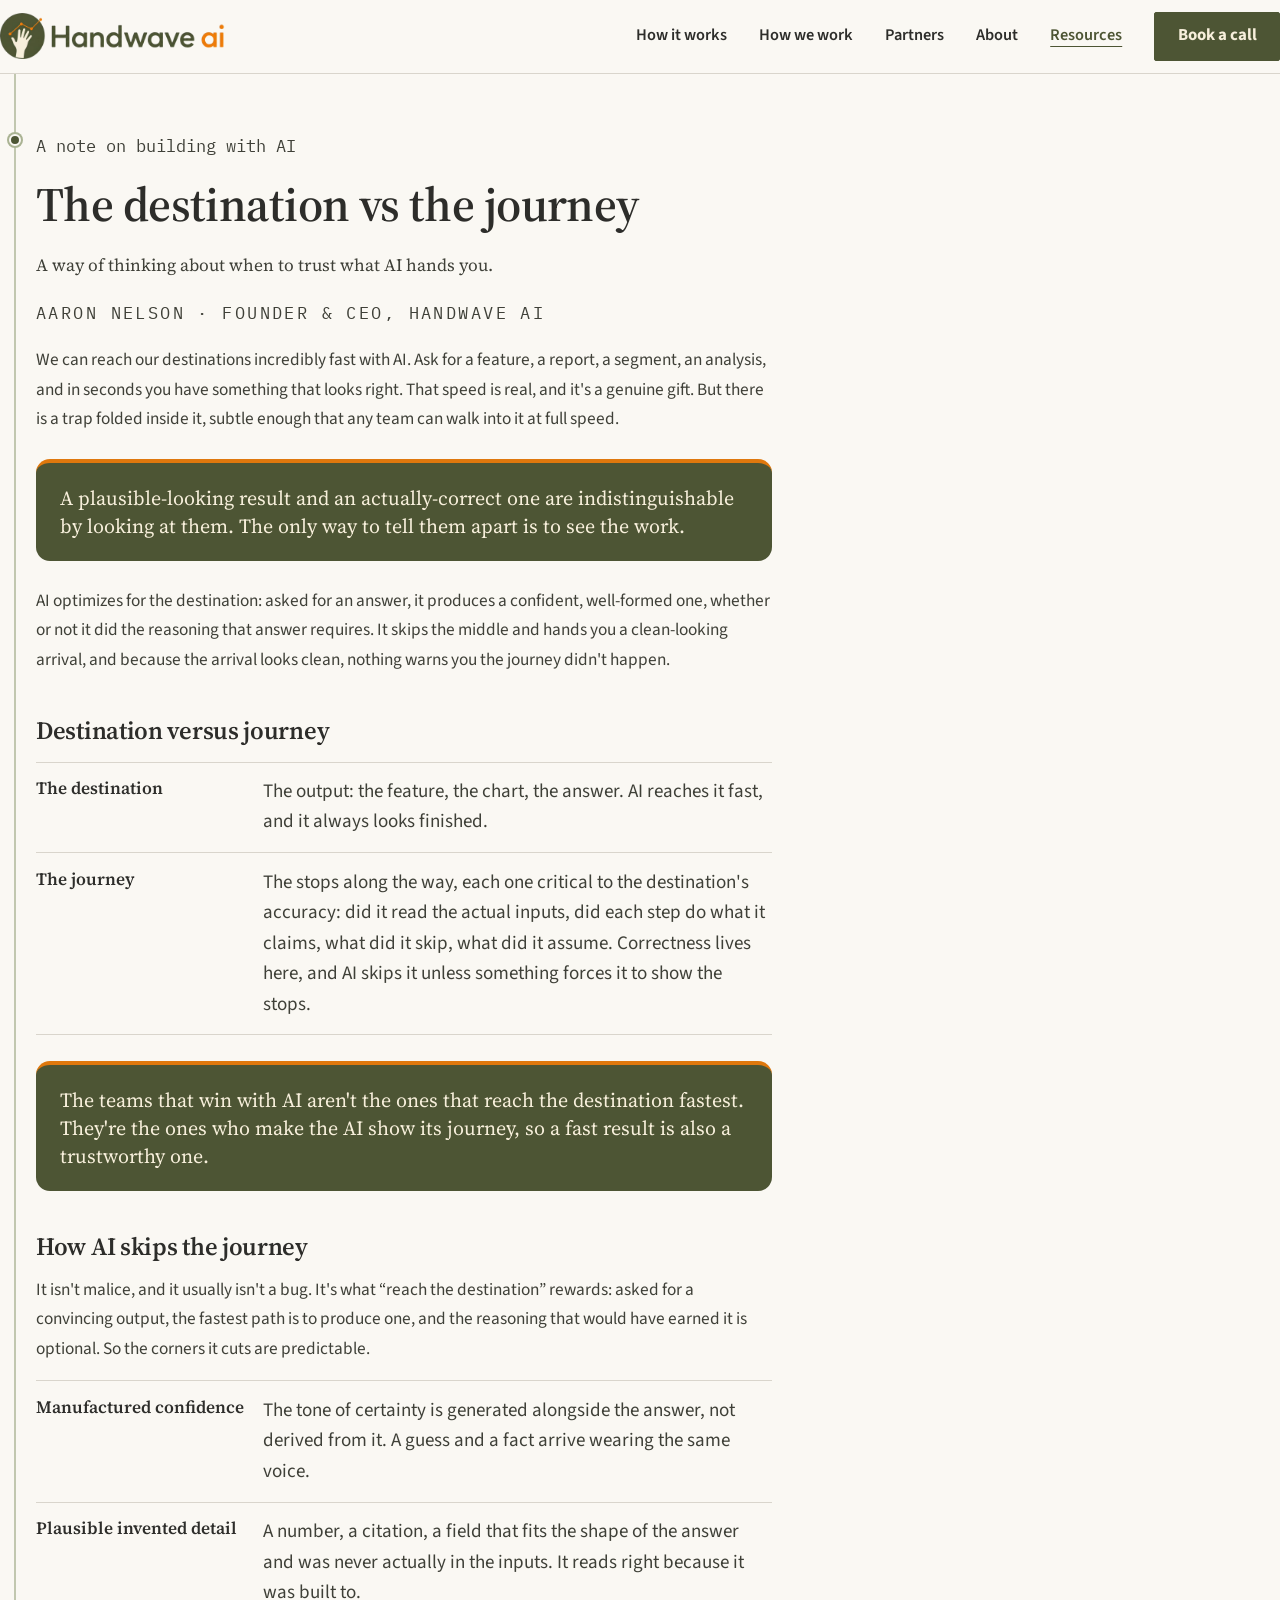
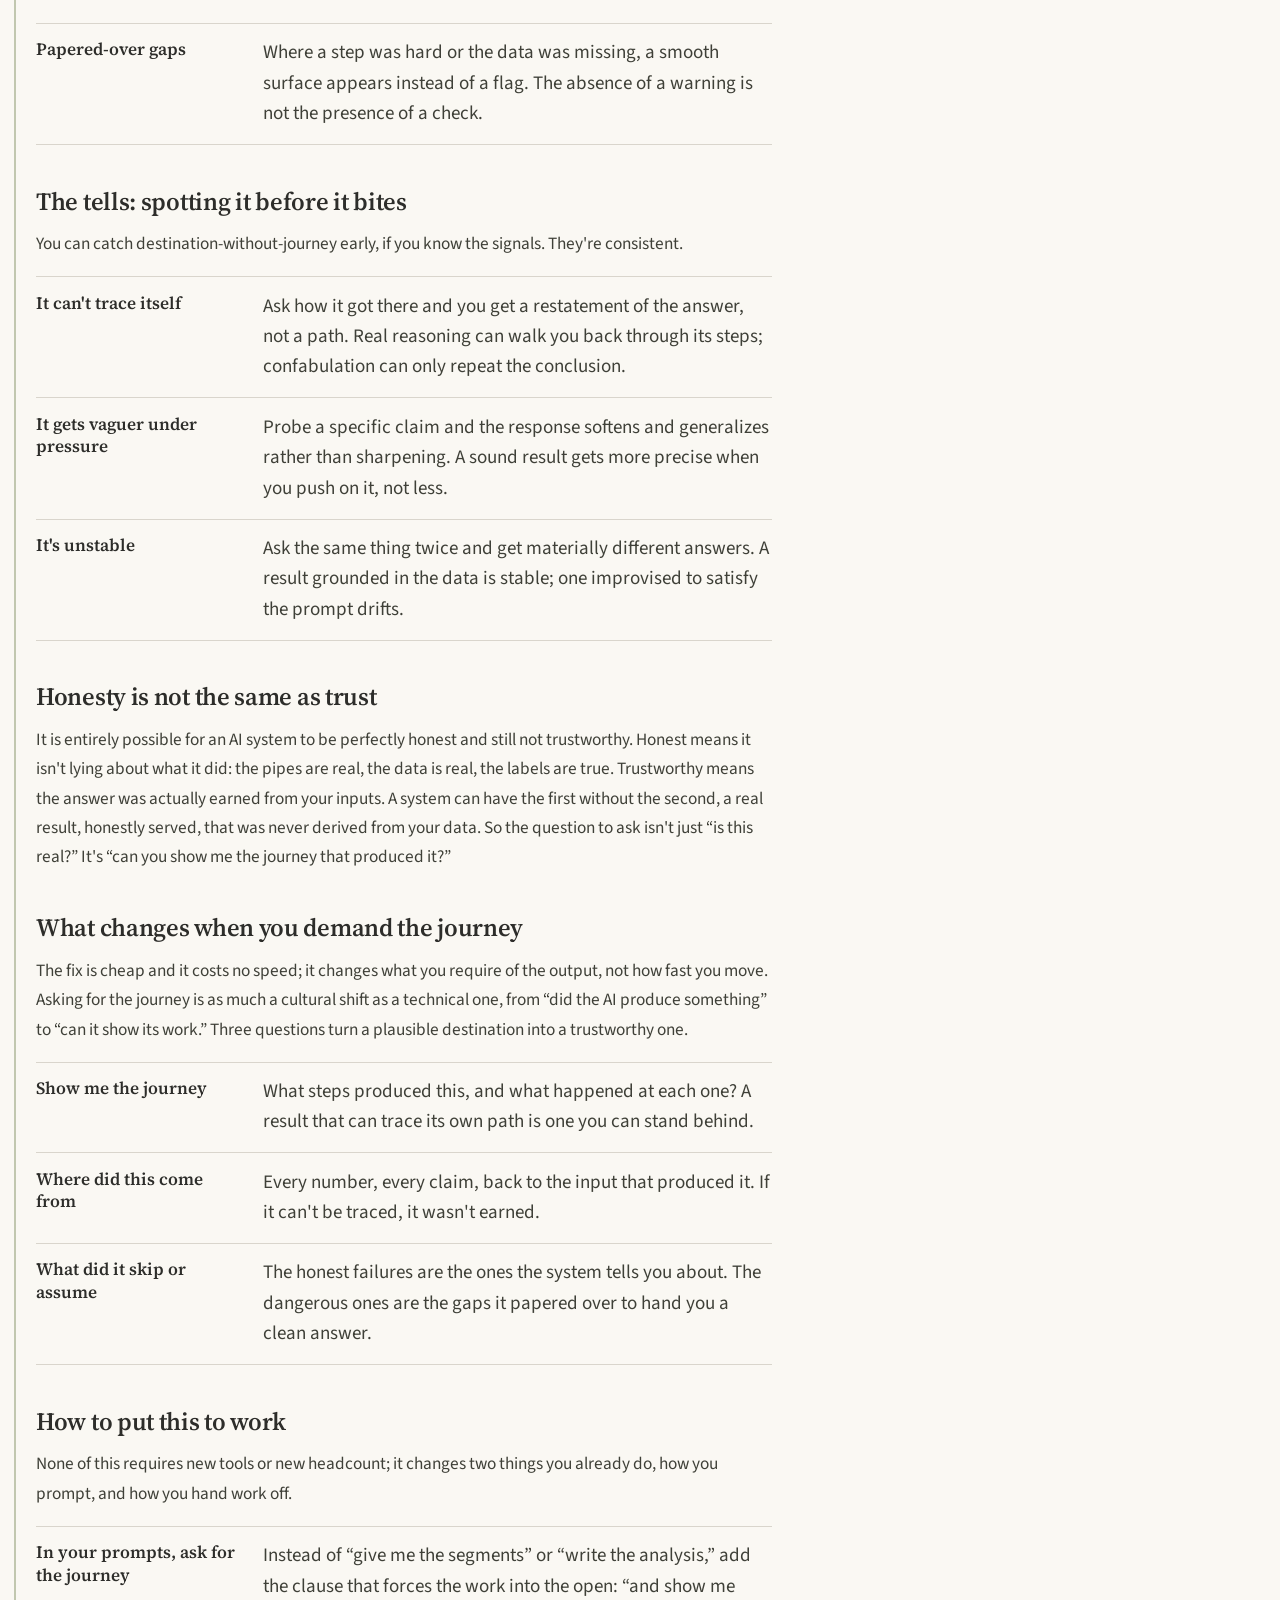
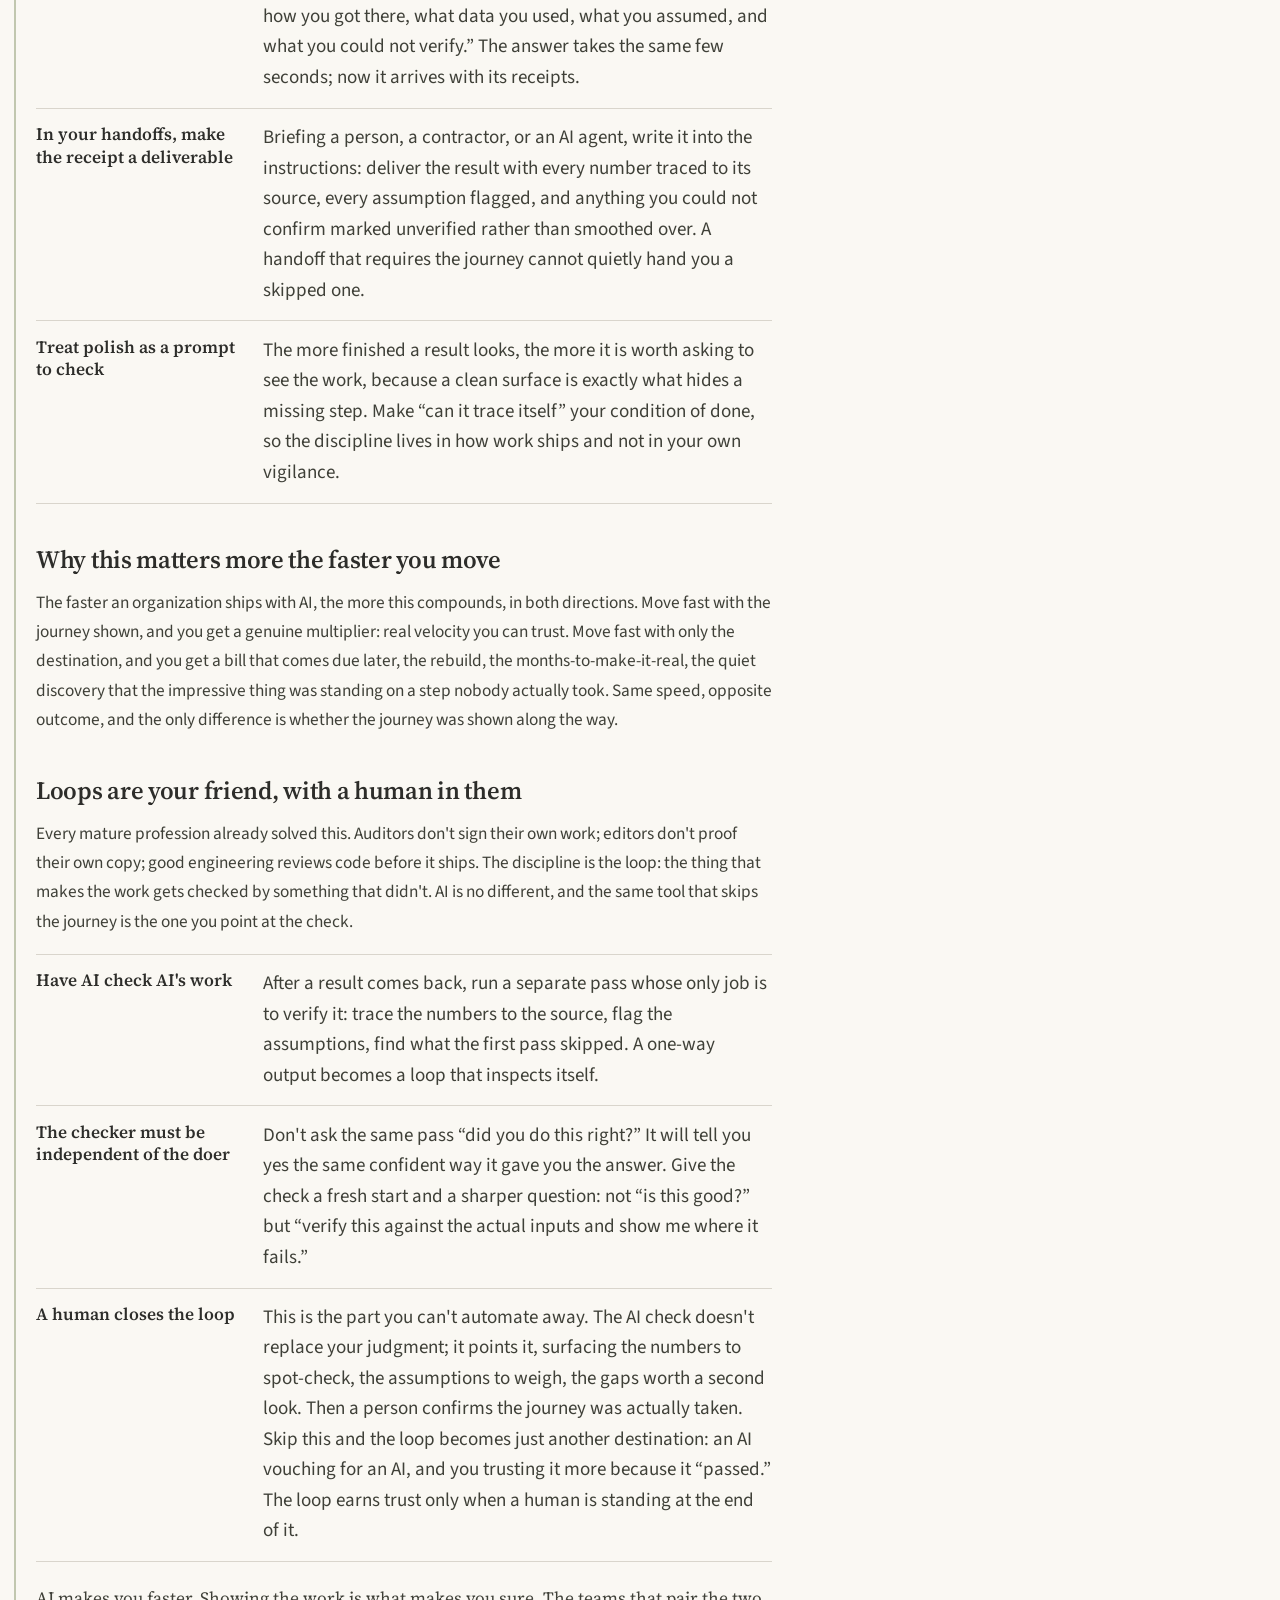
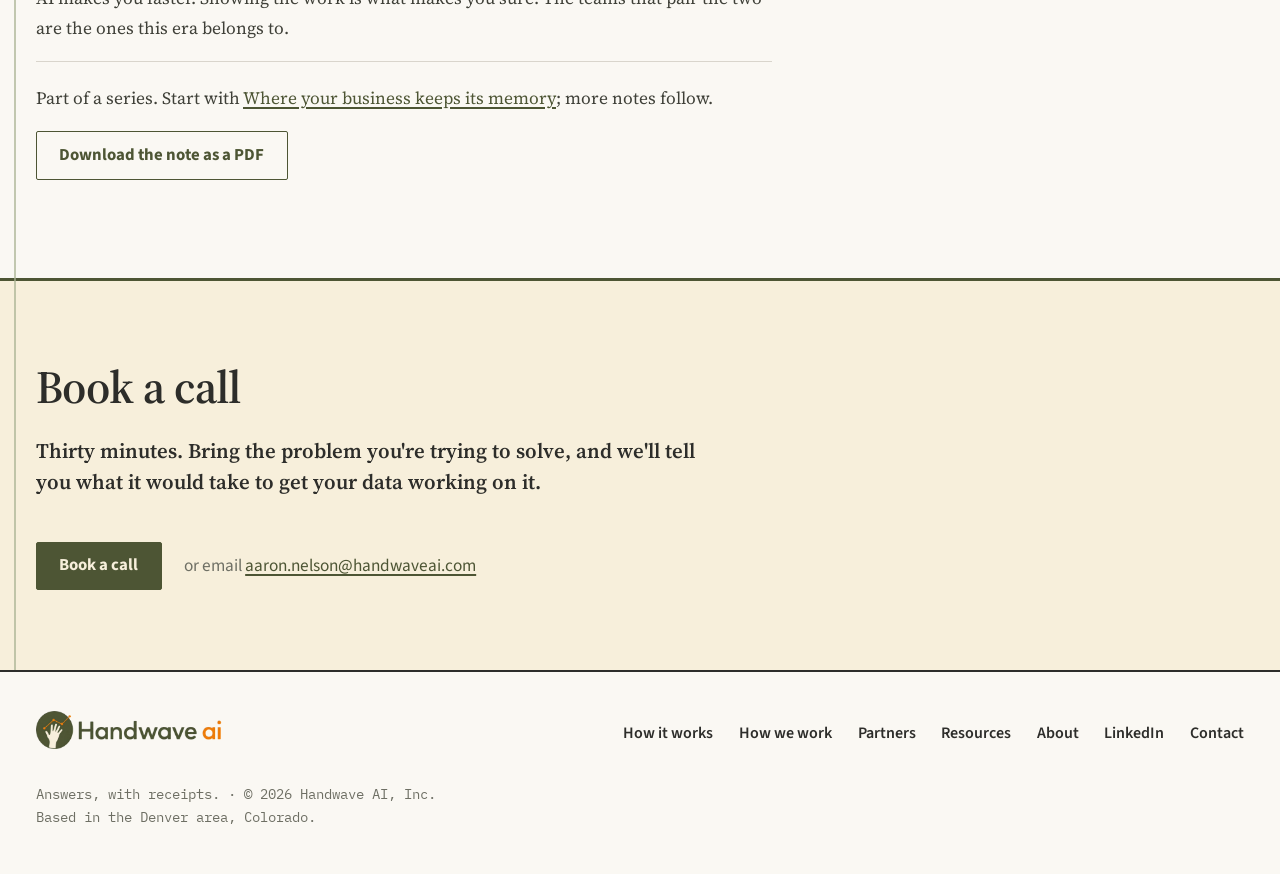
<file: the-destination-vs-the-journey.html>
<!DOCTYPE html>
<html lang="en">
<head>
<meta charset="utf-8">
<meta name="viewport" content="width=device-width, initial-scale=1, viewport-fit=cover">
<title>The destination vs the journey | Handwave AI</title>
<meta name="description" content="A way of thinking about when to trust what AI hands you: the destination is the answer; the journey is the work that earned it. A note from Handwave AI.">

<!-- GA4 -->
<script async src="https://www.googletagmanager.com/gtag/js?id=G-V5PC7Z1J04"></script>
<script>
  window.dataLayer = window.dataLayer || [];
  function gtag(){dataLayer.push(arguments);}
  gtag('js', new Date());
  gtag('config', 'G-V5PC7Z1J04');
</script>

<link rel="preconnect" href="https://fonts.googleapis.com">
<link rel="preconnect" href="https://fonts.gstatic.com" crossorigin>
<!-- Type is provisional: Source Serif 4 pending Tina's ratification of a brand typeface -->
<link href="https://fonts.googleapis.com/css2?family=Source+Serif+4:ital,opsz,wght@0,8..60,400;0,8..60,600;0,8..60,700;1,8..60,400&family=Source+Sans+3:wght@400;600;700&family=IBM+Plex+Mono:wght@500&display=swap" rel="stylesheet">

<link rel="preconnect" href="https://fonts.googleapis.com">
<link rel="preconnect" href="https://fonts.gstatic.com" crossorigin>
<link href="https://fonts.googleapis.com/css2?family=Source+Serif+4:ital,opsz,wght@0,8..60,400;0,8..60,600;0,8..60,700;1,8..60,400&family=Source+Sans+3:wght@400;600;700&family=IBM+Plex+Mono:wght@500&display=swap" rel="stylesheet">
<link rel="stylesheet" href="site.css">
<style>
  nav.primary a.navlink.current{ color:var(--olive); text-decoration:underline; text-underline-offset:6px; }

  .essay{ max-width:46rem; }
  .essay .dek{ font-family:var(--serif); font-size:1.3rem; line-height:1.45; color:var(--charcoal); margin:0 0 1rem; }
  .essay .by{ font-family:var(--mono); font-size:.72rem; letter-spacing:.14em; text-transform:uppercase; color:var(--moss); margin:0 0 2.4rem; }
  section.block .essay h2{ font-family:var(--serif); font-weight:600; font-size:1.55rem; line-height:1.2; color:var(--charcoal); margin:2.6rem 0 .8rem; max-width:none; }
  section.block .essay p{ font-size:1.08rem; line-height:1.7; color:var(--body,#3F4038); margin:0 0 1.1rem; }
  .essay .pull{ background:var(--olive); color:var(--ivory); border-radius:14px; border-top:4px solid var(--orange);
    padding:1.3rem 1.5rem; margin:1.6rem 0; font-family:var(--serif); font-size:1.25rem; line-height:1.4; }
  section.block .essay .pull p{ color:var(--ivory); margin:0; font-size:inherit; line-height:inherit; }
  .defs{ margin:1rem 0 1.4rem; padding:0; list-style:none; }
  .defs li{ display:grid; grid-template-columns:13rem 1fr; gap:1.2rem; padding:.9rem 0; border-bottom:1px solid var(--stone); }
  .defs li:first-child{ border-top:1px solid var(--stone); }
  .defs b{ font-family:var(--serif); font-weight:600; color:var(--charcoal); font-size:1.08rem; line-height:1.3; }
  .defs span{ color:var(--body,#3F4038); line-height:1.6; }
  .essay .last{ font-family:var(--serif); font-size:1.3rem; color:var(--charcoal); margin-top:2rem; }
  .essay .next{ margin-top:2.2rem; padding-top:1.4rem; border-top:1px solid var(--stone); font-family:var(--serif); font-size:1.1rem; color:var(--olive); }
  .essay .next a{ color:var(--olive); }
  .essay .dl{ margin-top:1rem; }
  @media (max-width:640px){ .defs li{ grid-template-columns:1fr; gap:.3rem; } }
</style>
</head>
<body>

<header class="site">
  <div class="wrap bar">
    <a class="home" href="index.html" aria-label="Handwave AI home"><img src="handwave_logo_horizontal.png" alt="Handwave AI"></a>
    <button class="menu-toggle" type="button" aria-expanded="false" aria-controls="primary-nav">Menu</button>
    <nav class="primary" id="primary-nav" aria-label="Primary">
      <a class="navlink" href="how-it-works.html">How it works</a>
      <a class="navlink" href="how-we-work.html">How we work</a>
      <a class="navlink" href="partners.html">Partners</a>
      <a class="navlink" href="about.html">About</a>
      <a class="navlink current" href="resources.html" aria-current="page">Resources</a>
      <a class="btn" href="https://scheduler.zoom.us/aaron-nelson-c1mmxt/30-mins-with-aaron-1" data-ga="book_call_click" data-ga-loc="header">Book a call</a>
    </nav>
  </div>
</header>


<main id="top" class="spined">
  <section class="block open">
    <div class="wrap"><div class="essay">
      <p class="kicker">A note on building with AI</p>
      <h1>The destination vs the journey</h1>
      <p class="dek">A way of thinking about when to trust what AI hands you.</p>
      <p class="by">Aaron Nelson · Founder &amp; CEO, Handwave AI</p>

      <p>We can reach our destinations incredibly fast with AI. Ask for a feature, a report, a segment, an analysis, and in seconds you have something that looks right. That speed is real, and it's a genuine gift. But there is a trap folded inside it, subtle enough that any team can walk into it at full speed.</p>
      <div class="pull"><p>A plausible-looking result and an actually-correct one are indistinguishable by looking at them. The only way to tell them apart is to see the work.</p></div>
      <p>AI optimizes for the destination: asked for an answer, it produces a confident, well-formed one, whether or not it did the reasoning that answer requires. It skips the middle and hands you a clean-looking arrival, and because the arrival looks clean, nothing warns you the journey didn't happen.</p>
      <h2>Destination versus journey</h2>
      <ul class="defs">
        <li><b>The destination</b><span>The output: the feature, the chart, the answer. AI reaches it fast, and it always looks finished.</span></li>
        <li><b>The journey</b><span>The stops along the way, each one critical to the destination's accuracy: did it read the actual inputs, did each step do what it claims, what did it skip, what did it assume. Correctness lives here, and AI skips it unless something forces it to show the stops.</span></li>
      </ul>
      <div class="pull"><p>The teams that win with AI aren't the ones that reach the destination fastest. They're the ones who make the AI show its journey, so a fast result is also a trustworthy one.</p></div>
      <h2>How AI skips the journey</h2>
      <p>It isn't malice, and it usually isn't a bug. It's what “reach the destination” rewards: asked for a convincing output, the fastest path is to produce one, and the reasoning that would have earned it is optional. So the corners it cuts are predictable.</p>
      <ul class="defs">
        <li><b>Manufactured confidence</b><span>The tone of certainty is generated alongside the answer, not derived from it. A guess and a fact arrive wearing the same voice.</span></li>
        <li><b>Plausible invented detail</b><span>A number, a citation, a field that fits the shape of the answer and was never actually in the inputs. It reads right because it was built to.</span></li>
        <li><b>Papered-over gaps</b><span>Where a step was hard or the data was missing, a smooth surface appears instead of a flag. The absence of a warning is not the presence of a check.</span></li>
      </ul>
      <h2>The tells: spotting it before it bites</h2>
      <p>You can catch destination-without-journey early, if you know the signals. They're consistent.</p>
      <ul class="defs">
        <li><b>It can't trace itself</b><span>Ask how it got there and you get a restatement of the answer, not a path. Real reasoning can walk you back through its steps; confabulation can only repeat the conclusion.</span></li>
        <li><b>It gets vaguer under pressure</b><span>Probe a specific claim and the response softens and generalizes rather than sharpening. A sound result gets more precise when you push on it, not less.</span></li>
        <li><b>It's unstable</b><span>Ask the same thing twice and get materially different answers. A result grounded in the data is stable; one improvised to satisfy the prompt drifts.</span></li>
      </ul>
      <h2>Honesty is not the same as trust</h2>
      <p>It is entirely possible for an AI system to be perfectly honest and still not trustworthy. Honest means it isn't lying about what it did: the pipes are real, the data is real, the labels are true. Trustworthy means the answer was actually earned from your inputs. A system can have the first without the second, a real result, honestly served, that was never derived from your data. So the question to ask isn't just “is this real?” It's “can you show me the journey that produced it?”</p>
      <h2>What changes when you demand the journey</h2>
      <p>The fix is cheap and it costs no speed; it changes what you require of the output, not how fast you move. Asking for the journey is as much a cultural shift as a technical one, from “did the AI produce something” to “can it show its work.” Three questions turn a plausible destination into a trustworthy one.</p>
      <ul class="defs">
        <li><b>Show me the journey</b><span>What steps produced this, and what happened at each one? A result that can trace its own path is one you can stand behind.</span></li>
        <li><b>Where did this come from</b><span>Every number, every claim, back to the input that produced it. If it can't be traced, it wasn't earned.</span></li>
        <li><b>What did it skip or assume</b><span>The honest failures are the ones the system tells you about. The dangerous ones are the gaps it papered over to hand you a clean answer.</span></li>
      </ul>
      <h2>How to put this to work</h2>
      <p>None of this requires new tools or new headcount; it changes two things you already do, how you prompt, and how you hand work off.</p>
      <ul class="defs">
        <li><b>In your prompts, ask for the journey</b><span>Instead of “give me the segments” or “write the analysis,” add the clause that forces the work into the open: “and show me how you got there, what data you used, what you assumed, and what you could not verify.” The answer takes the same few seconds; now it arrives with its receipts.</span></li>
        <li><b>In your handoffs, make the receipt a deliverable</b><span>Briefing a person, a contractor, or an AI agent, write it into the instructions: deliver the result with every number traced to its source, every assumption flagged, and anything you could not confirm marked unverified rather than smoothed over. A handoff that requires the journey cannot quietly hand you a skipped one.</span></li>
        <li><b>Treat polish as a prompt to check</b><span>The more finished a result looks, the more it is worth asking to see the work, because a clean surface is exactly what hides a missing step. Make “can it trace itself” your condition of done, so the discipline lives in how work ships and not in your own vigilance.</span></li>
      </ul>
      <h2>Why this matters more the faster you move</h2>
      <p>The faster an organization ships with AI, the more this compounds, in both directions. Move fast with the journey shown, and you get a genuine multiplier: real velocity you can trust. Move fast with only the destination, and you get a bill that comes due later, the rebuild, the months-to-make-it-real, the quiet discovery that the impressive thing was standing on a step nobody actually took. Same speed, opposite outcome, and the only difference is whether the journey was shown along the way.</p>
      <h2>Loops are your friend, with a human in them</h2>
      <p>Every mature profession already solved this. Auditors don't sign their own work; editors don't proof their own copy; good engineering reviews code before it ships. The discipline is the loop: the thing that makes the work gets checked by something that didn't. AI is no different, and the same tool that skips the journey is the one you point at the check.</p>
      <ul class="defs">
        <li><b>Have AI check AI's work</b><span>After a result comes back, run a separate pass whose only job is to verify it: trace the numbers to the source, flag the assumptions, find what the first pass skipped. A one-way output becomes a loop that inspects itself.</span></li>
        <li><b>The checker must be independent of the doer</b><span>Don't ask the same pass “did you do this right?” It will tell you yes the same confident way it gave you the answer. Give the check a fresh start and a sharper question: not “is this good?” but “verify this against the actual inputs and show me where it fails.”</span></li>
        <li><b>A human closes the loop</b><span>This is the part you can't automate away. The AI check doesn't replace your judgment; it points it, surfacing the numbers to spot-check, the assumptions to weigh, the gaps worth a second look. Then a person confirms the journey was actually taken. Skip this and the loop becomes just another destination: an AI vouching for an AI, and you trusting it more because it “passed.” The loop earns trust only when a human is standing at the end of it.</span></li>
      </ul>
      <p class="last">AI makes you faster. Showing the work is what makes you sure. The teams that pair the two are the ones this era belongs to.</p>
      <p class="next">Part of a series. Start with <a href="where-your-business-keeps-its-memory.html" data-ga="note_next" data-ga-loc="destination_end">Where your business keeps its memory</a>; more notes follow.</p>
      <p class="dl"><a class="btn ghost" href="the-destination-vs-the-journey.pdf" target="_blank" rel="noopener" data-ga="note_pdf_open" data-ga-loc="destination_end">Download the note as a PDF</a></p>
    </div></div>
  </section>

  <!-- 9. BOOK A CALL -->
  <section class="block tint talk" id="talk">
    <div class="wrap">
      <h2>Book a call</h2>
      <p class="intro">Thirty minutes. Bring the problem you're trying to solve, and we'll tell you
      what it would take to get your data working on it.</p>
      <div class="actions">
        <a class="btn" href="https://scheduler.zoom.us/aaron-nelson-c1mmxt/30-mins-with-aaron-1" data-ga="book_call_click" data-ga-loc="footer_cta">Book a call</a>
        <span class="alt">or email <a href="mailto:aaron.nelson@handwaveai.com" data-ga="email_click" data-ga-loc="footer_cta">aaron.nelson@handwaveai.com</a></span>
      </div>
    </div>
  </section>
</main>

<footer class="site">
  <div class="wrap">
    <div class="cols">
      <a href="index.html"><img src="handwave_logo_horizontal.png" alt="Handwave AI"></a>
      <nav aria-label="Footer">
        <a href="how-it-works.html">How it works</a>
        <a href="how-we-work.html">How we work</a>
        <a href="partners.html">Partners</a>
        <a href="resources.html">Resources</a>
        <a href="about.html">About</a>
        <a href="https://linkedin.com/company/handwaveai">LinkedIn</a>
        <a href="mailto:aaron.nelson@handwaveai.com" data-ga="email_click" data-ga-loc="footer">Contact</a>
      </nav>
    </div>
    <p class="legal">Answers, with receipts. · © 2026 Handwave AI, Inc.<br>Based in the Denver area, Colorado.</p>
  </div>
</footer>


<script>
  // GA4 key events: one delegated listener; every element with data-ga fires its event name.
  document.addEventListener('click', function(e){
    var el = e.target.closest('[data-ga]');
    if(!el || typeof gtag !== 'function') return;
    gtag('event', el.getAttribute('data-ga'), {
      location_on_page: el.getAttribute('data-ga-loc') || '',
      link_url: el.getAttribute('href') || ''
    });
  });

  // Mobile menu
  (function(){
    var btn = document.querySelector('.menu-toggle');
    var nav = document.getElementById('primary-nav');
    if(!btn || !nav) return;
    btn.addEventListener('click', function(){
      var open = nav.classList.toggle('open');
      btn.setAttribute('aria-expanded', open ? 'true' : 'false');
      btn.textContent = open ? 'Close' : 'Menu';
    });
    nav.addEventListener('click', function(e){
      if(e.target.closest('a')){ nav.classList.remove('open'); btn.setAttribute('aria-expanded','false'); btn.textContent='Menu'; }
    });
  })();
</script>
</body>
</html>
</file>
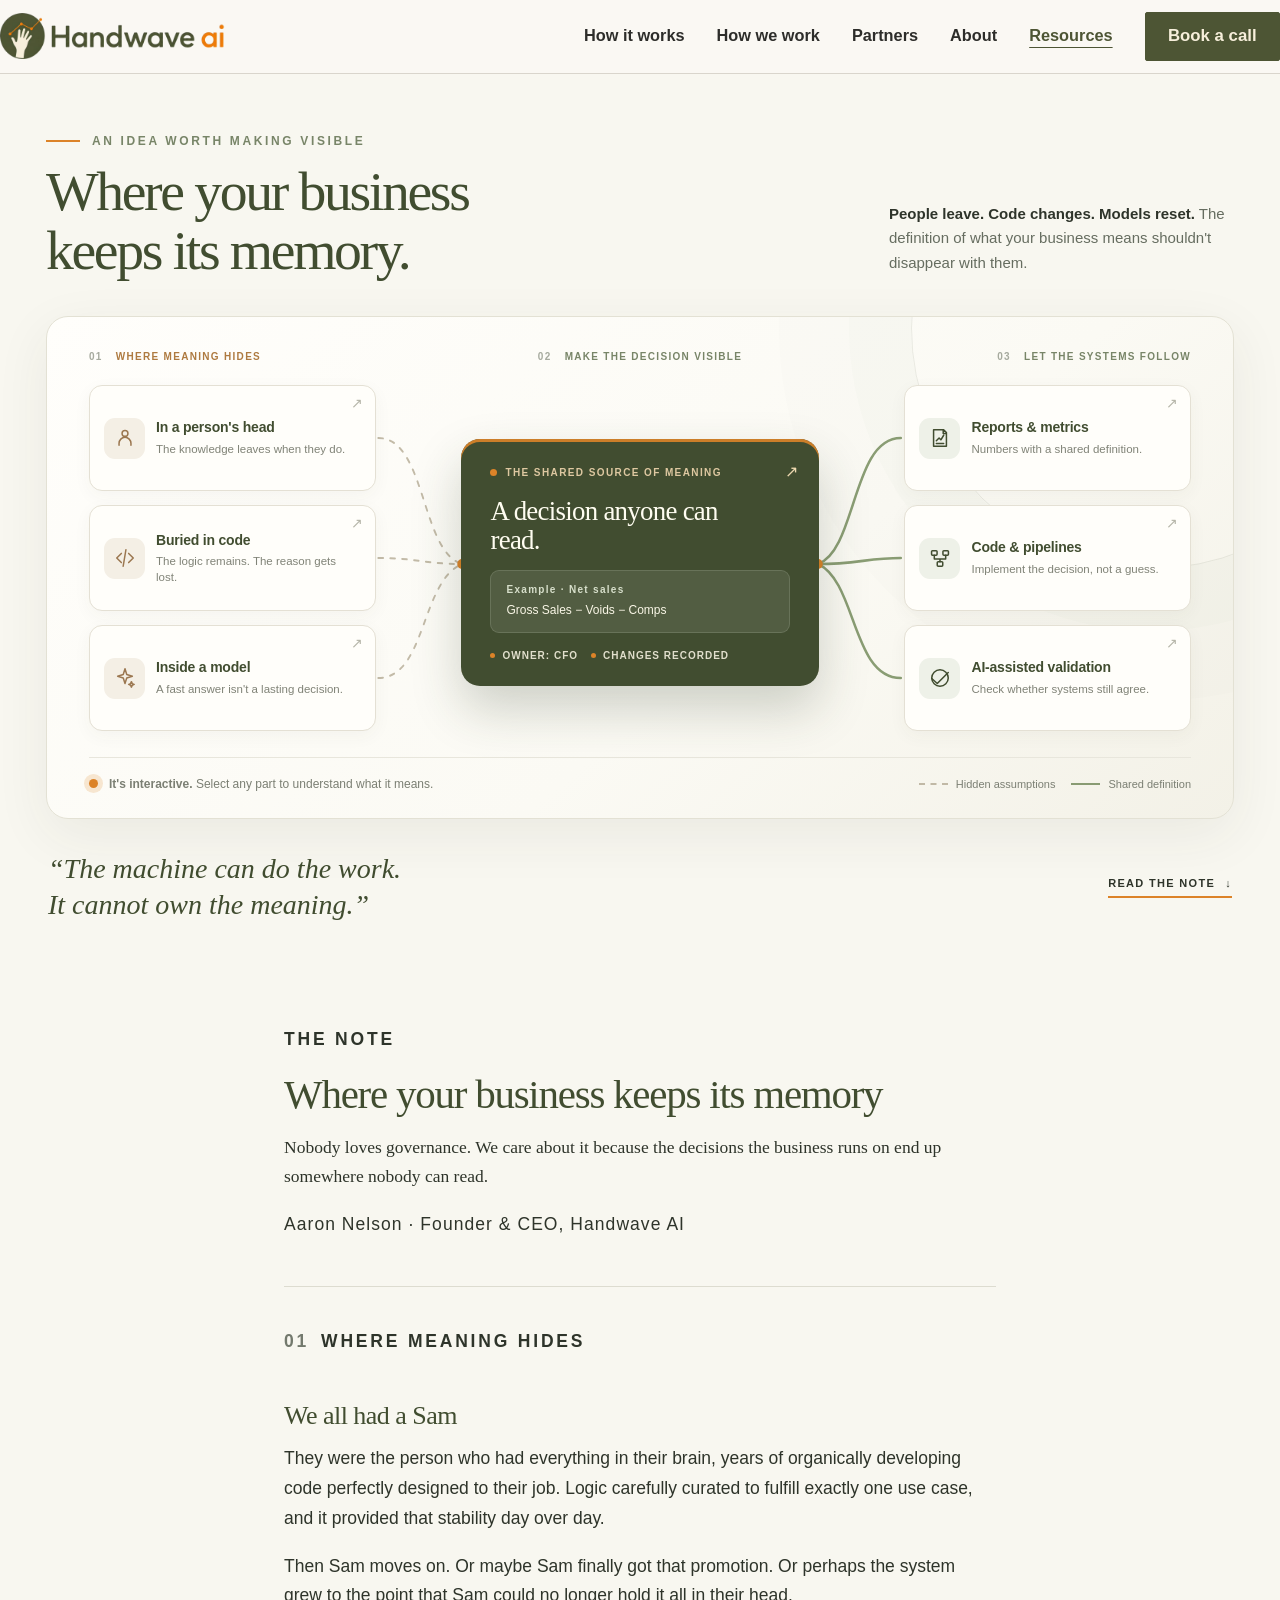
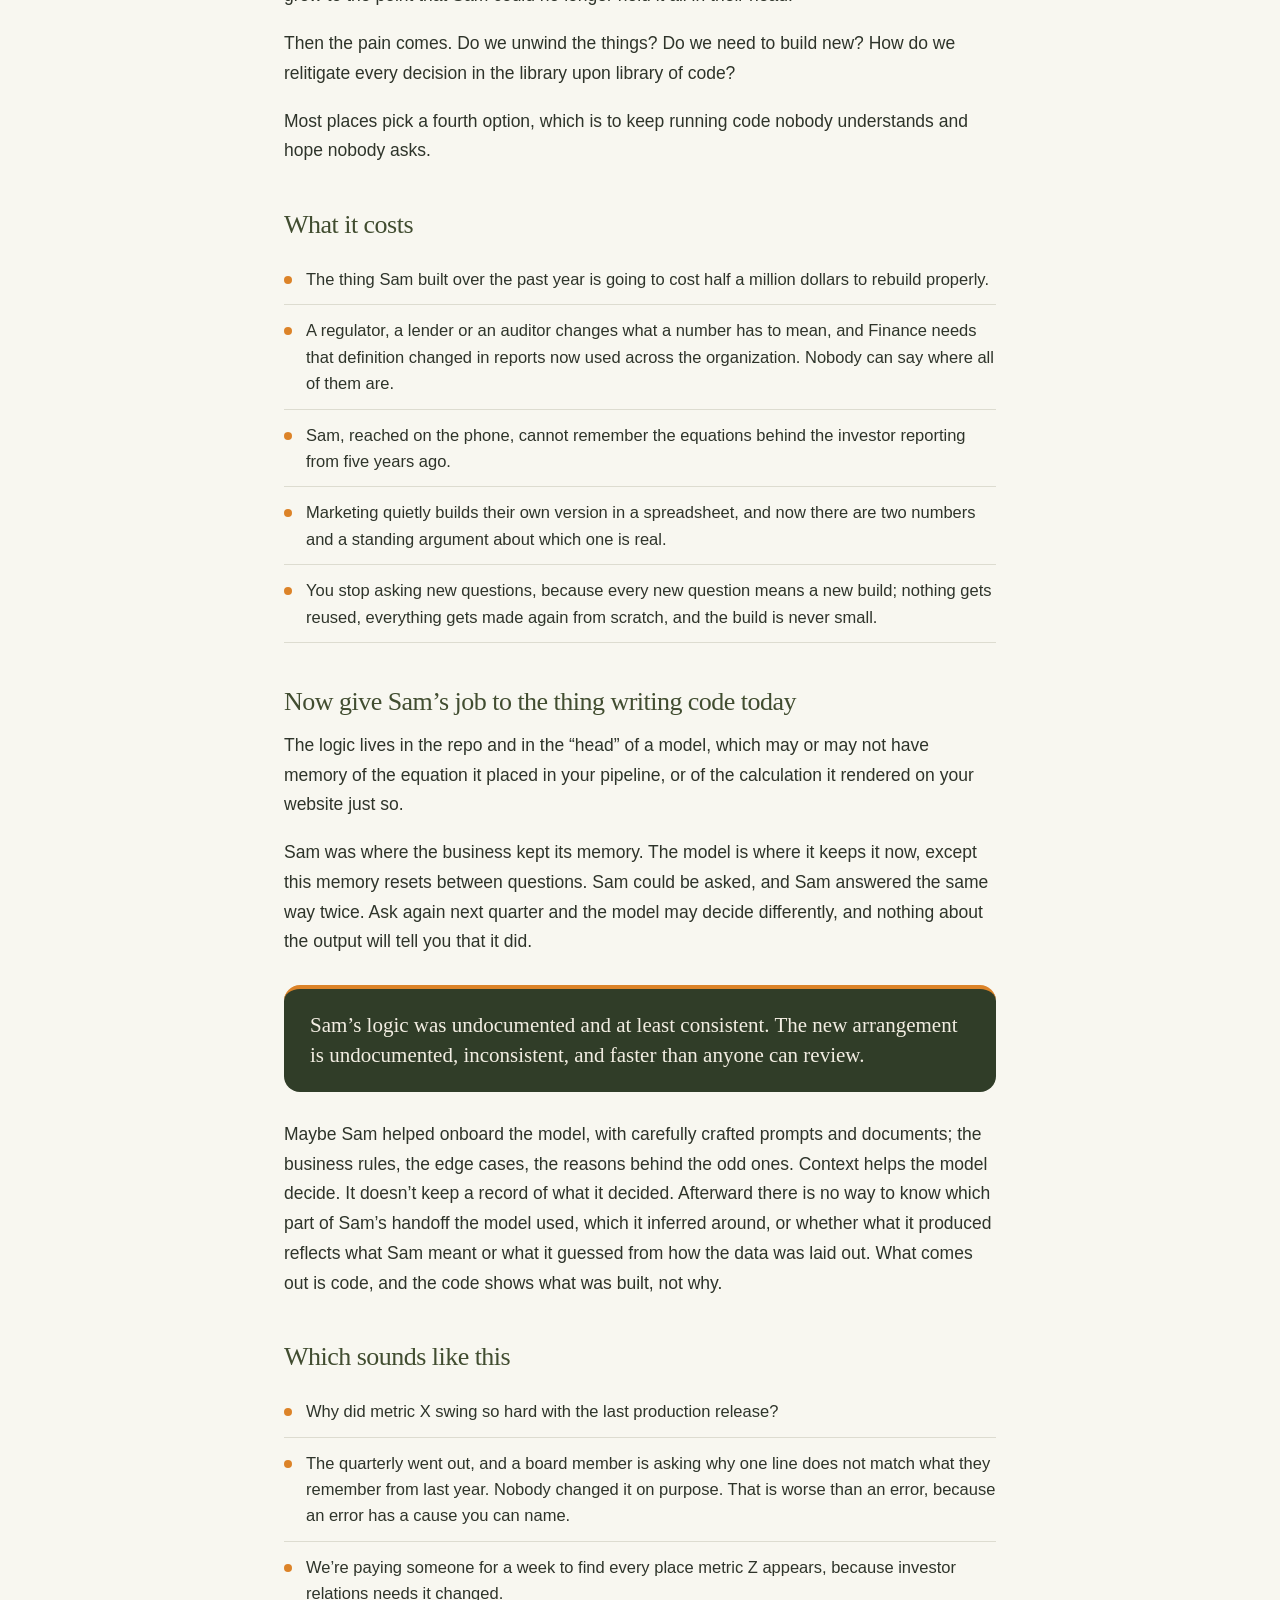
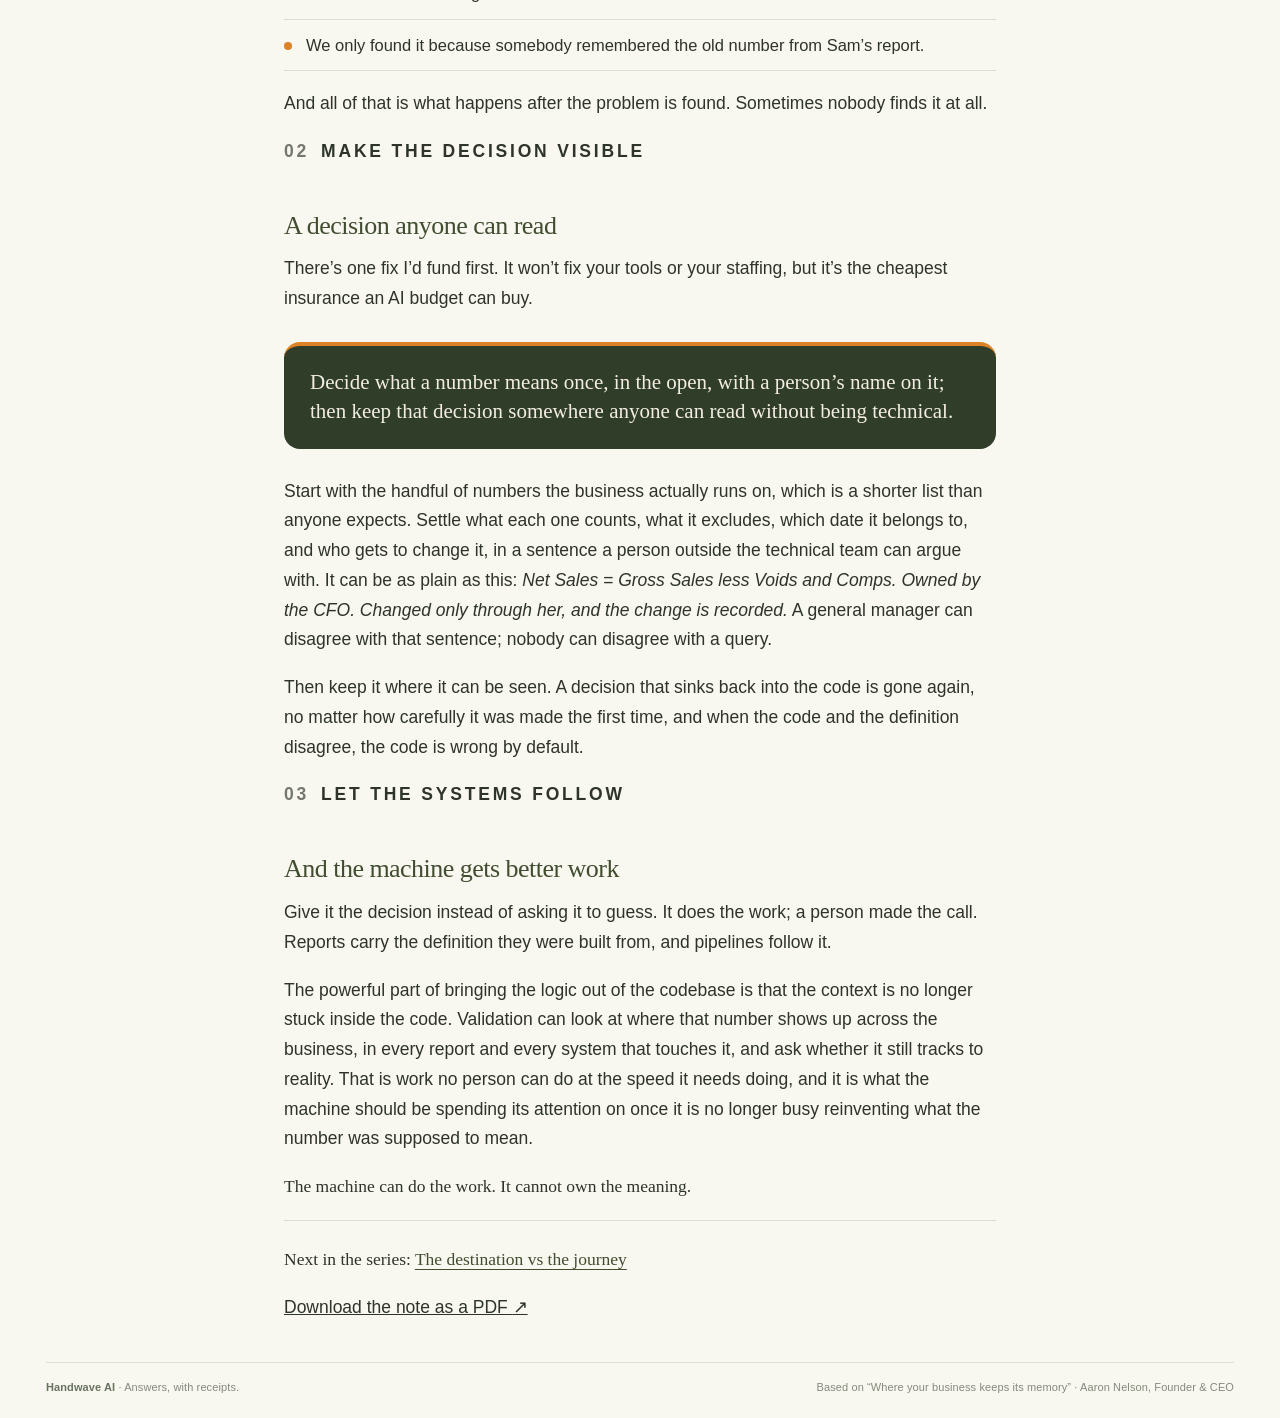
<file: where-your-business-keeps-its-memory.html>
<!doctype html>
<html lang="en">
<head>
  <meta charset="utf-8">
  <meta name="viewport" content="width=device-width, initial-scale=1">
  <meta name="theme-color" content="#f8f7f0">
  <meta name="description" content="An interactive diagram about where a business keeps its memory: from hidden assumptions to human-owned decisions and systems that follow them.">
  <title>Where Your Business Keeps Its Memory | Handwave AI</title>
  <style>
    :root {
      --paper:#f8f7f0; --warm:#f0efe4; --card:#fffef9; --olive:#414d30;
      --deep:#303d28; --sage:#788568; --ink:#2e342a; --muted:#73796d;
      --orange:#dc8328; --orange-light:#fdf0dd; --border:#dddcd0;
      --soft-shadow:0 16px 55px rgba(52,58,37,.07);
    }
    *{box-sizing:border-box}
    html{scroll-behavior:smooth}
    body{margin:0;background:var(--paper);color:var(--ink);font-family:Inter,"Avenir Next",Avenir,Arial,sans-serif;-webkit-font-smoothing:antialiased}
    button,a{-webkit-tap-highlight-color:transparent}
    button{font:inherit;cursor:pointer}
    a{color:inherit}
    button:focus-visible,a:focus-visible{outline:3px solid var(--orange);outline-offset:5px}
    .shell{width:min(1420px,calc(100% - 92px));margin:auto}
    .site-header{height:91px;border-bottom:1px solid rgba(65,77,48,.12);display:flex;align-items:center;justify-content:space-between;gap:20px}
    .brand{display:inline-flex;align-items:center;gap:12px;text-decoration:none;white-space:nowrap}
    .brand-icon{display:grid;place-items:center;background:var(--olive);width:40px;height:40px;border-radius:50%;flex:none;color:var(--paper)}
    .brand-name{font-weight:700;color:var(--olive);letter-spacing:-.045em;font-size:25px}
    .brand-name em{color:var(--orange);font-style:normal;letter-spacing:-.05em}
    .site-nav{display:flex;align-items:center;gap:31px;font-size:12px;font-weight:700;letter-spacing:.14em;text-transform:uppercase}
    .site-nav .nav-note{color:#8b8e80}
    .nav-link{display:flex;align-items:center;gap:7px;text-decoration:none;border-bottom:1px solid var(--orange);padding:6px 0;color:var(--olive)}
    .hero{padding-top:60px;padding-bottom:36px;display:flex;align-items:end;justify-content:space-between;gap:40px}
    .eyebrow{color:var(--sage);font-size:12px;letter-spacing:.22em;text-transform:uppercase;font-weight:800;display:flex;align-items:center;gap:12px;margin-bottom:14px}
    .eyebrow:before{content:"";width:34px;height:2px;background:var(--orange)}
    h1{font-family:Georgia,"Iowan Old Style","Palatino Linotype",serif;color:var(--olive);font-size:clamp(43px,4.35vw,67px);line-height:1.06;font-weight:400;letter-spacing:-.042em;margin:0;max-width:790px;text-wrap:balance}
    .hero-description{font-size:15px;line-height:1.65;color:#666d60;max-width:345px;margin:0 0 4px}
    .hero-description strong{color:var(--ink)}
    .diagram-shell{background:linear-gradient(140deg,#fffefb,#fbfaf4 60%,#f3f1e7);border:1px solid #e3e1d4;border-radius:22px;box-shadow:var(--soft-shadow);padding:32px 42px 27px;position:relative;overflow:hidden}
    .diagram-shell:before{content:"";position:absolute;right:-160px;top:-230px;width:480px;height:480px;border-radius:50%;border:1px solid rgba(121,129,106,.14);box-shadow:0 0 0 62px rgba(121,129,106,.018),0 0 0 132px rgba(121,129,106,.016);pointer-events:none}
    .diagram-header{display:grid;grid-template-columns:27% 39% 27%;justify-content:space-between;gap:0;position:relative;z-index:2;align-items:center;padding:2px 0 19px}
    .diagram-header div:nth-child(2){text-align:center}
    .diagram-header div:nth-child(3){text-align:right}
    .diagram-header .stage-label{display:block;text-transform:uppercase;letter-spacing:.13em;font-weight:800;font-size:10px;color:var(--sage)}
    .diagram-header .stage-label.problem{color:#ae7a40}
    .diagram-header .stage-index{color:#a6aa9e;margin-right:9px}
    .diagram-board{width:100%;height:374px;position:relative;z-index:1}
    .connections{position:absolute;width:100%;height:100%;top:0;left:0;z-index:0;overflow:visible;pointer-events:none}
    .branch-risk{fill:none;stroke:#c3bba8;stroke-width:2;stroke-dasharray:5 8;stroke-linecap:round}
    .branch-trust{fill:none;stroke:#8a9d74;stroke-width:2.7;stroke-linecap:round}
    .connection-dot{fill:var(--orange)}
    .flow-column{position:absolute;top:4px;z-index:2;display:flex;flex-direction:column;gap:14px}
    .flow-hidden{left:0;width:26%}
    .flow-record{left:33.8%;width:32.4%;top:58px}
    .flow-systems{right:0;width:26%}
    .diagram-node{background:#fffefa;border:1px solid #e4e0d4;border-radius:13px;box-shadow:0 5px 18px rgba(61,61,48,.045);padding:14px 14px 13px;display:flex;text-align:left;gap:11px;align-items:center;width:100%;min-height:106px;position:relative;transition:transform .2s,border-color .2s,box-shadow .2s}
    .diagram-node:hover,.diagram-node:focus-visible{transform:translateY(-3px);border-color:#c8bca7;box-shadow:0 12px 27px rgba(61,61,48,.1)}
    .diagram-node:after{content:'↗';font-size:14px;color:#b5b5a8;position:absolute;right:12px;top:9px;transition:color .2s}
    .diagram-node:hover:after{color:var(--orange)}
    .node-icon{width:41px;height:41px;display:grid;place-items:center;flex:none;border-radius:11px;background:#f4efe5;color:#9b7750}
    .node-icon svg{width:22px;height:22px;stroke:currentColor;stroke-width:1.65;fill:none;stroke-linecap:round;stroke-linejoin:round}
    .flow-systems .node-icon{background:#eef1e8;color:var(--olive)}
    .node-copy{display:flex;flex-direction:column;gap:5px;padding-right:8px}
    .node-name{font-weight:750;letter-spacing:-.015em;font-size:14px;line-height:1.25;color:var(--olive)}
    .node-detail{font-size:11.5px;color:#808377;line-height:1.35}
    .record-card{width:100%;min-height:247px;position:relative;text-align:left;border:0;border-radius:19px;background:var(--olive);color:#fffdf1;padding:28px 29px 25px;box-shadow:0 23px 50px rgba(45,58,35,.22),0 3px 0 rgba(220,131,40,.9) inset;transition:transform .25s,box-shadow .25s}
    .record-card:hover,.record-card:focus-visible{transform:translateY(-4px);box-shadow:0 30px 55px rgba(45,58,35,.28),0 3px 0 rgba(220,131,40,.9) inset}
    .record-badge{display:flex;align-items:center;gap:8px;font-size:10px;font-weight:800;letter-spacing:.14em;color:#dec8a1;text-transform:uppercase;margin-bottom:19px}
    .record-badge .badge-dot{background:var(--orange);height:7px;width:7px;border-radius:50%}
    .record-title{font-family:Georgia,"Iowan Old Style",serif;font-size:clamp(23px,2.1vw,32px);line-height:1.1;letter-spacing:-.027em;display:block;max-width:270px;margin-bottom:14px}
    .sample-definition{display:block;background:rgba(255,255,255,.09);border:1px solid rgba(240,245,222,.14);border-radius:9px;padding:13px 15px;margin-bottom:17px}
    .sample-definition .sample-label{font-weight:800;font-size:10px;letter-spacing:.13em;display:block;color:#d7dfcb;margin-bottom:5px}
    .sample-definition .sample-formula{font-size:12px;line-height:1.4;color:#f9f6e6}
    .record-footer{font-size:10px;display:flex;gap:13px;flex-wrap:wrap;text-transform:uppercase;letter-spacing:.1em;font-weight:750;color:#e1dfcc}
    .record-footer span{display:inline-flex;align-items:center;gap:7px}
    .record-footer i{width:5px;height:5px;background:var(--orange);border-radius:50%;display:inline-block}
    .record-click{position:absolute;right:21px;top:23px;color:#eed9b0;font-size:16px}
    .board-footer{position:relative;display:flex;align-items:center;justify-content:space-between;gap:20px;border-top:1px solid #e8e6dc;margin-top:2px;padding-top:19px}
    .helper{display:flex;align-items:center;gap:11px;font-size:12px;color:#7b7f73}
    .pulse{height:9px;width:9px;border-radius:50%;background:var(--orange);box-shadow:0 0 0 5px #f7e6d0;flex:none}
    .legend{display:flex;align-items:center;gap:16px;font-size:11px;color:#7b7f73}
    .legend-item{display:inline-flex;align-items:center;gap:8px}
    .legend-line{width:29px;border-top:2px dashed #c1b9a6}
    .legend-line.solid{border-top:2px solid #899b73}
    .closing{display:flex;justify-content:space-between;align-items:center;gap:24px;padding:32px 2px 29px}
    .closing p{font:italic clamp(19px,2.2vw,28px)/1.3 Georgia,serif;color:var(--olive);margin:0}
    .closing .doc-link{display:inline-flex;gap:10px;align-items:center;font-size:11px;font-weight:800;letter-spacing:.12em;text-transform:uppercase;text-decoration:none;border-bottom:2px solid var(--orange);padding-bottom:7px;white-space:nowrap}
    .footnote{border-top:1px solid #e1dfd3;padding:18px 0 25px;display:flex;justify-content:space-between;gap:20px;font-size:11px;color:#85897c;letter-spacing:.01em}
    .footnote strong{font-weight:750;color:#687260}
    /* Opened explanation drawer */
    .overlay{position:fixed;inset:0;background:rgba(29,36,26,.48);z-index:50;display:flex;align-items:center;justify-content:flex-end;opacity:0;pointer-events:none;transition:opacity .22s ease}
    .overlay.open{opacity:1;pointer-events:auto}
    .detail-panel{background:#fffdf7;width:min(510px,100%);height:100%;overflow:auto;box-shadow:-18px 0 70px rgba(28,30,24,.21);transform:translateX(20px);transition:transform .27s ease;padding:45px clamp(26px,4vw,55px);position:relative}
    .overlay.open .detail-panel{transform:translateX(0)}
    .close{position:absolute;top:26px;right:26px;width:42px;height:42px;border:1px solid #e0dfd3;border-radius:50%;background:#fffdf7;display:grid;place-items:center;font-size:24px;color:var(--olive)}
    .detail-eyebrow{display:inline-flex;align-items:center;gap:9px;color:#9c7242;text-transform:uppercase;letter-spacing:.19em;font-size:11px;font-weight:800;margin-top:47px}
    .detail-eyebrow:before{content:"";display:block;width:22px;height:2px;background:var(--orange)}
    .detail-panel h2{font:400 clamp(38px,3.5vw,49px)/1.06 Georgia,serif;letter-spacing:-.035em;color:var(--olive);margin:22px 0 21px}
    .detail-panel .lead{font-size:18px;line-height:1.62;color:#535b4b;margin:0 0 30px}
    .detail-divider{height:1px;background:#dcdccf;margin:30px 0}
    .detail-label{font-size:11px;letter-spacing:.16em;font-weight:800;text-transform:uppercase;color:#a37544;display:block;margin-bottom:11px}
    .detail-text{color:#60685a;font-size:15px;line-height:1.8;margin:0 0 26px}
    .detail-example{padding:20px 22px;border-left:3px solid var(--orange);background:#f5f3e9;font-size:15px;line-height:1.65;color:var(--olive);font-family:Georgia,serif;margin-top:20px}
    .detail-cta{display:inline-flex;gap:10px;align-items:center;text-decoration:none;font-size:11px;letter-spacing:.1em;text-transform:uppercase;font-weight:850;border-bottom:2px solid var(--orange);padding-bottom:7px;margin-top:18px;color:var(--olive)}
    .detail-bottom{display:flex;justify-content:space-between;align-items:center;gap:12px;margin-top:50px;color:#939789;font-size:11px}
    .detail-bottom button{border:0;background:none;color:var(--olive);font-weight:750;text-decoration:underline;text-decoration-color:var(--orange);text-underline-offset:5px;padding:6px}
    body.dialog-open{overflow:hidden}
    .noscript{padding:15px;margin:12px 0;background:var(--orange-light);font-size:13px;border-radius:9px}
    body.embedded{background:transparent}
    body.embedded .site-header,body.embedded .hero,body.embedded .closing,body.embedded .footnote{display:none}
    body.embedded .shell{width:100%}
    body.embedded .diagram-shell{border-radius:0;box-shadow:none}
    @media(max-width:1080px){
      .shell{width:min(100% - 48px,1200px)}
      .hero{align-items:start;gap:30px}
      .hero-description{max-width:285px}
      .diagram-shell{padding:25px 25px 20px}
      .flow-hidden,.flow-systems{width:27%}
      .flow-record{left:32.5%;width:35%}
      .diagram-node{padding:11px 10px;gap:7px}
      .node-icon{width:34px;height:34px}
      .node-icon svg{width:18px;height:18px}
      .node-name{font-size:12px}
      .node-detail{font-size:10px}
      .record-card{padding:25px 22px}
    }
    @media(max-width:720px){
      .shell{width:calc(100% - 32px)}
      .site-header{height:75px}
      .site-nav .nav-note{display:none}
      .site-nav{gap:10px;font-size:10px}
      .brand-icon{width:34px;height:34px}
      .brand-name{font-size:22px}
      .hero{padding:39px 1px 25px;display:block}
      h1{font-size:clamp(39px,8.3vw,58px)}
      .hero-description{margin-top:19px;max-width:450px;font-size:14px}
      .diagram-shell{padding:26px 20px 20px;border-radius:15px}
      .diagram-header{display:none}
      .diagram-board{height:auto;display:flex;flex-direction:column;gap:30px}
      .connections{display:none}
      .flow-column{position:relative;left:auto;right:auto;top:auto;width:100%;display:flex;gap:11px}
      .flow-column:before{content:attr(data-stage);font-weight:800;color:var(--sage);font-size:10px;letter-spacing:.16em;text-transform:uppercase;display:block;margin-bottom:3px}
      .flow-hidden:before{color:#a87843}
      .flow-record:before{color:var(--olive)}
      .flow-hidden:after,.flow-record:after{content:'↓';position:absolute;bottom:-28px;left:calc(50% - 15px);color:var(--orange);font-size:23px;line-height:24px;text-align:center;width:30px}
      .diagram-node{min-height:78px;padding:12px}
      .node-icon{width:41px;height:41px}
      .node-icon svg{width:22px;height:22px}
      .node-name{font-size:14px}
      .node-detail{font-size:12px}
      .record-card{min-height:auto;padding:27px 24px 24px}
      .record-title{font-size:30px;max-width:none}
      .board-footer{margin-top:27px;display:block}
      .legend{margin-top:17px;font-size:10px}
      .closing{align-items:flex-start;flex-direction:column;padding:25px 3px}
      .closing p{font-size:24px}
      .footnote{display:block;line-height:1.8}
      .detail-panel{width:100%;padding:30px 30px 55px}
      .detail-eyebrow{margin-top:45px}
    }
    @media(prefers-reduced-motion:reduce){*,*:before,*:after{scroll-behavior:auto!important;transition:none!important;animation:none!important}}
  
    /* the note itself, below the diagram */
    .note{max-width:720px;margin:72px auto 40px;padding:0 4px}
    .note-head{margin-bottom:40px;padding-bottom:28px;border-bottom:1px solid var(--border)}
    .note-kicker{font-size:12px;letter-spacing:.16em;text-transform:uppercase;color:var(--sage);margin:0 0 14px;font-weight:600}
    .note h2{font-family:Georgia,"Iowan Old Style","Palatino Linotype",serif;color:var(--olive);font-size:clamp(32px,3.2vw,44px);line-height:1.08;font-weight:400;letter-spacing:-.03em;margin:0 0 16px}
    .note-dek{font-family:Georgia,serif;font-size:20px;line-height:1.45;color:var(--ink);margin:0 0 18px}
    .note-by{font-size:13px;letter-spacing:.06em;color:var(--muted);margin:0}
    .note h3{font-family:Georgia,"Iowan Old Style",serif;color:var(--olive);font-size:26px;line-height:1.15;font-weight:400;letter-spacing:-.02em;margin:44px 0 14px}
    .note p{font-size:17.5px;line-height:1.7;color:var(--ink);margin:0 0 18px}
    .note-list{margin:0 0 18px;padding:0;list-style:none}
    .note-list li{position:relative;padding:12px 0 12px 22px;border-bottom:1px solid var(--border);font-size:16.5px;line-height:1.6;color:var(--ink)}
    .note-list li::before{content:"";position:absolute;left:0;top:22px;width:8px;height:8px;border-radius:50%;background:var(--orange)}
    .note-pull{margin:28px 0;padding:22px 26px;background:var(--deep);color:#f2ede2;border-radius:16px;border-top:4px solid var(--orange);font-family:Georgia,serif;font-size:21px;line-height:1.4}
    .note-stage{margin:56px 0 4px;font-size:12px;letter-spacing:.16em;text-transform:uppercase;color:var(--sage);font-weight:700}
    .note-stage span{color:var(--muted);margin-right:12px;font-weight:600}
    .note-last{font-family:Georgia,serif;font-size:22px;color:var(--olive);margin-top:30px}
    .note-next{margin-top:36px;padding-top:24px;border-top:1px solid var(--border);font-family:Georgia,serif;font-size:19px;color:var(--olive)}
    .note-next a{color:var(--olive);text-decoration:underline;text-underline-offset:4px}
    .note-dl{margin-top:16px}
    @media (max-width:760px){.note{margin-top:48px}.note p{font-size:16.5px}.note-pull{font-size:19px;padding:18px 20px}}
  
/* site header, shared with the rest of handwaveai.com */
header.site{
    --olive:#4D5534;
    --olive-deep:#3E452A;
    --moss:#6B7259;
    --orange:#DF780D;
    --ivory:#F7EFDB;
    --paper:#FAF8F3;
    --stone:#D9D5CC;
    --sage:#AAB393;
    --charcoal:#2D2D2A;
    --muted:#6E6F64;
    --serif:'Source Serif 4','Charter',Georgia,serif;
    --sans:'Source Sans 3','Segoe UI','Liberation Sans',sans-serif;
    --mono:'IBM Plex Mono','Consolas',ui-monospace,monospace;
    --measure:42rem;
    --rule:2px solid var(--charcoal);
    --rule-light:1px solid var(--stone);
    box-sizing:border-box;
    padding-top:env(safe-area-inset-top,0px);
    padding-bottom:env(safe-area-inset-bottom,0px);
  }
  header.site{
    position:sticky; top:env(safe-area-inset-top,0px); z-index:20;
    background:rgba(250,248,243,.95); backdrop-filter:blur(6px);
    border-bottom:var(--rule-light);
  }
  .bar{ display:flex; align-items:center; gap:1.5rem; padding:.75rem 0; }
  .bar .home{ display:block; line-height:0; }
  .bar img{ height:46px; width:auto; display:block; }
  nav.primary{ margin-left:auto; display:flex; gap:2rem; align-items:center; }
  nav.primary a.navlink{
    text-decoration:none; color:var(--charcoal); font-weight:600; font-size:1.02rem;
    padding:.25rem 0; border-bottom:2px solid transparent;
  }
  nav.primary a.navlink:hover{ color:var(--olive); border-bottom-color:var(--sage); }
  .menu-toggle{
    display:none; margin-left:auto; background:none; border:1px solid var(--charcoal);
    border-radius:2px; padding:.5rem .8rem; font:600 .95rem var(--sans); color:var(--charcoal);
    cursor:pointer;
  }

  .btn{
    display:inline-block; text-decoration:none; font-weight:700; font-size:1.05rem;
    background:var(--olive); color:var(--ivory); padding:.78rem 1.4rem;
    border:1px solid var(--olive); border-radius:2px; line-height:1.3;
    transition:background .15s ease;
  }
  .btn:hover{ background:var(--olive-deep); color:var(--ivory); }
  .btn.on-dark{ background:var(--ivory); color:var(--olive); border-color:var(--ivory); }
  .btn.on-dark:hover{ background:var(--paper); color:var(--olive-deep); }
  nav.primary a.btn, nav.primary a.btn:hover{ color:var(--ivory); }
.wrap{ max-width:84rem; margin:0 auto; padding:0 2.25rem; }
header.site .wrap{ max-width:84rem; }
.wrap.bar{ padding:.75rem 0; }
nav.primary a.navlink.current{ color:var(--olive); text-decoration:underline; text-underline-offset:6px; }
@media (max-width:860px){
    .bar img{ height:36px; }
    .menu-toggle{ display:inline-block; }
    nav.primary{
      display:none; position:absolute; left:0; right:0; top:100%;
      flex-direction:column; align-items:flex-start; gap:0;
      background:var(--paper); border-bottom:var(--rule); padding:.4rem 1.4rem 1.3rem;
    }
    nav.primary.open{ display:flex; }
    nav.primary a.navlink{ padding:.85rem 0; width:100%; border-bottom:var(--rule-light); }
    nav.primary a.navlink:hover{ border-bottom-color:var(--stone); }
    nav.primary a.btn{ margin-top:1.1rem; }
  .wrap{ padding:0 1.4rem; }
}
  </style>
<!-- GA4 -->
<script async src="https://www.googletagmanager.com/gtag/js?id=G-V5PC7Z1J04"></script>
<script>
  window.dataLayer = window.dataLayer || [];
  function gtag(){dataLayer.push(arguments);}
  gtag('js', new Date());
  gtag('config', 'G-V5PC7Z1J04');
</script>
<link rel="preconnect" href="https://fonts.googleapis.com">
<link rel="preconnect" href="https://fonts.gstatic.com" crossorigin>
<!-- Type is provisional: Source Serif 4 pending Tina's ratification of a brand typeface -->
<link href="https://fonts.googleapis.com/css2?family=Source+Serif+4:ital,opsz,wght@0,8..60,400;0,8..60,600;0,8..60,700;1,8..60,400&family=Source+Sans+3:wght@400;600;700&family=IBM+Plex+Mono:wght@500&display=swap" rel="stylesheet">
</head>
<body>
  <svg aria-hidden="true" width="0" height="0" style="position:absolute;overflow:hidden">
    <symbol id="i-human" viewBox="0 0 24 24"><circle cx="12" cy="7" r="3.2"/><path d="M5.5 20v-2.2a6.5 6.5 0 0 1 13 0V20"/></symbol>
    <symbol id="i-code" viewBox="0 0 24 24"><path d="m8 7-5 5 5 5m8-10 5 5-5 5m-3-14-3 18"/></symbol>
    <symbol id="i-ai" viewBox="0 0 24 24"><path d="m12 2 1.9 6.1L20 10l-6.1 1.9L12 18l-1.9-6.1L4 10l6.1-1.9L12 2ZM19 16l.9 2.1L22 19l-2.1.9L19 22l-.9-2.1L16 19l2.1-.9L19 16Z"/></symbol>
    <symbol id="i-report" viewBox="0 0 24 24"><path d="M5 3h11l3 3v15H5zM15.5 3v4H19M8 15l3-3 2 2 3-5M8 18h8"/></symbol>
    <symbol id="i-pipeline" viewBox="0 0 24 24"><rect x="2.8" y="4" width="6" height="5" rx="1"/><rect x="15.2" y="4" width="6" height="5" rx="1"/><rect x="9" y="16" width="6" height="5" rx="1"/><path d="M5.8 9v4h12.4V9M12 13v3"/></symbol>
    <symbol id="i-check" viewBox="0 0 24 24"><path d="M3 12.5 9 18l12-12"/><circle cx="12" cy="12" r="9"/></symbol>
  </svg>
  <header class="site">
  <div class="wrap bar">
    <a class="home" href="index.html" aria-label="Handwave AI home"><img src="handwave_logo_horizontal.png" alt="Handwave AI"></a>
    <button class="menu-toggle" type="button" aria-expanded="false" aria-controls="primary-nav">Menu</button>
    <nav class="primary" id="primary-nav" aria-label="Primary">
      <a class="navlink" href="how-it-works.html">How it works</a>
      <a class="navlink" href="how-we-work.html">How we work</a>
      <a class="navlink" href="partners.html">Partners</a>
      <a class="navlink" href="about.html">About</a>
      <a class="navlink current" href="resources.html" aria-current="page">Resources</a>
      <a class="btn" href="https://scheduler.zoom.us/aaron-nelson-c1mmxt/30-mins-with-aaron-1" data-ga="book_call_click" data-ga-loc="header">Book a call</a>
    </nav>
  </div>
</header>
  <main class="shell">
    <section class="hero" aria-labelledby="main-title">
      <div>
        <div class="eyebrow">An idea worth making visible</div>
        <h1 id="main-title">Where your business<br>keeps its memory.</h1>
      </div>
      <p class="hero-description"><strong>People leave. Code changes. Models reset.</strong> The definition of what your business means shouldn't disappear with them.</p>
    </section>
    <section class="diagram-shell" aria-label="Interactive diagram of business memory and decisions">
      <div class="diagram-header" aria-hidden="true">
        <div class="stage-label problem"><span class="stage-index">01</span> Where meaning hides</div>
        <div class="stage-label"><span class="stage-index">02</span> Make the decision visible</div>
        <div class="stage-label"><span class="stage-index">03</span> Let the systems follow</div>
      </div>
      <div class="diagram-board" id="diagram">
        <svg class="connections" viewBox="0 0 1200 374" preserveAspectRatio="none" aria-hidden="true">
          <path class="branch-risk" d="M315 57 C367 57 361 170 406 183"/>
          <path class="branch-risk" d="M315 177 C356 177 367 183 406 183"/>
          <path class="branch-risk" d="M315 297 C367 297 361 201 406 183"/>
          <path class="branch-trust" d="M794 183 C836 169 831 57 884 57"/>
          <path class="branch-trust" d="M794 183 C835 183 849 177 884 177"/>
          <path class="branch-trust" d="M794 183 C836 201 831 297 884 297"/>
          <circle class="connection-dot" cx="406" cy="183" r="5"/><circle class="connection-dot" cx="794" cy="183" r="5"/>
        </svg>
        <div class="flow-column flow-hidden" data-stage="01 · Where meaning hides">
          <button type="button" class="diagram-node" data-topic="person" aria-label="Open explanation: In a person's head">
            <span class="node-icon"><svg><use href="#i-human"/></svg></span>
            <span class="node-copy"><span class="node-name">In a person's head</span><span class="node-detail">The knowledge leaves when they do.</span></span>
          </button>
          <button type="button" class="diagram-node" data-topic="code" aria-label="Open explanation: Buried in code">
            <span class="node-icon"><svg><use href="#i-code"/></svg></span>
            <span class="node-copy"><span class="node-name">Buried in code</span><span class="node-detail">The logic remains. The reason gets lost.</span></span>
          </button>
          <button type="button" class="diagram-node" data-topic="model" aria-label="Open explanation: Inside a model">
            <span class="node-icon"><svg><use href="#i-ai"/></svg></span>
            <span class="node-copy"><span class="node-name">Inside a model</span><span class="node-detail">A fast answer isn't a lasting decision.</span></span>
          </button>
        </div>
        <div class="flow-column flow-record" data-stage="02 · Make the decision visible">
          <button type="button" class="record-card" data-topic="record" aria-label="Open explanation: A decision anyone can read">
            <span class="record-click" aria-hidden="true">↗</span>
            <span class="record-badge"><span class="badge-dot"></span>The shared source of meaning</span>
            <span class="record-title">A decision anyone can read.</span>
            <span class="sample-definition">
              <span class="sample-label">Example · Net sales</span>
              <span class="sample-formula">Gross Sales − Voids − Comps</span>
            </span>
            <span class="record-footer"><span><i></i> Owner: CFO</span><span><i></i> Changes recorded</span></span>
          </button>
        </div>
        <div class="flow-column flow-systems" data-stage="03 · Let the systems follow">
          <button type="button" class="diagram-node" data-topic="reports" aria-label="Open explanation: Reports and metrics">
            <span class="node-icon"><svg><use href="#i-report"/></svg></span>
            <span class="node-copy"><span class="node-name">Reports &amp; metrics</span><span class="node-detail">Numbers with a shared definition.</span></span>
          </button>
          <button type="button" class="diagram-node" data-topic="pipelines" aria-label="Open explanation: Code and pipelines">
            <span class="node-icon"><svg><use href="#i-pipeline"/></svg></span>
            <span class="node-copy"><span class="node-name">Code &amp; pipelines</span><span class="node-detail">Implement the decision, not a guess.</span></span>
          </button>
          <button type="button" class="diagram-node" data-topic="validation" aria-label="Open explanation: AI-assisted validation">
            <span class="node-icon"><svg><use href="#i-check"/></svg></span>
            <span class="node-copy"><span class="node-name">AI-assisted validation</span><span class="node-detail">Check whether systems still agree.</span></span>
          </button>
        </div>
      </div>
      <div class="board-footer">
        <div class="helper"><span class="pulse"></span><span><strong>It's interactive.</strong> Select any part to understand what it means.</span></div>
        <div class="legend" aria-hidden="true"><span class="legend-item"><span class="legend-line"></span>Hidden assumptions</span><span class="legend-item"><span class="legend-line solid"></span>Shared definition</span></div>
      </div>
      <noscript><p class="noscript">Turn on JavaScript to open explanations for the diagram. You can still read the full note using the link above.</p></noscript>
    </section>
    <div class="closing">
      <p>“The machine can do the work.<br>It cannot own the meaning.”</p>
      <a class="doc-link" href="#note">Read the note <span aria-hidden="true">↓</span></a>
    </div>

    <article class="note" id="note">
      <header class="note-head">
        <p class="note-kicker">The note</p>
        <h2>Where your business keeps its memory</h2>
        <p class="note-dek">Nobody loves governance. We care about it because the decisions the business runs on end up somewhere nobody can read.</p>
        <p class="note-by">Aaron Nelson · Founder &amp; CEO, Handwave AI</p>
      </header>

      <p class="note-stage"><span>01</span>Where meaning hides</p>

      <h3>We all had a Sam</h3>
      <p>They were the person who had everything in their brain, years of organically developing code perfectly designed to their job. Logic carefully curated to fulfill exactly one use case, and it provided that stability day over day.</p>
      <p>Then Sam moves on. Or maybe Sam finally got that promotion. Or perhaps the system grew to the point that Sam could no longer hold it all in their head.</p>
      <p>Then the pain comes. Do we unwind the things? Do we need to build new? How do we relitigate every decision in the library upon library of code?</p>
      <p>Most places pick a fourth option, which is to keep running code nobody understands and hope nobody asks.</p>

      <h3>What it costs</h3>
      <ul class="note-list">
        <li>The thing Sam built over the past year is going to cost half a million dollars to rebuild properly.</li>
        <li>A regulator, a lender or an auditor changes what a number has to mean, and Finance needs that definition changed in reports now used across the organization. Nobody can say where all of them are.</li>
        <li>Sam, reached on the phone, cannot remember the equations behind the investor reporting from five years ago.</li>
        <li>Marketing quietly builds their own version in a spreadsheet, and now there are two numbers and a standing argument about which one is real.</li>
        <li>You stop asking new questions, because every new question means a new build; nothing gets reused, everything gets made again from scratch, and the build is never small.</li>
      </ul>

      <h3>Now give Sam’s job to the thing writing code today</h3>
      <p>The logic lives in the repo and in the “head” of a model, which may or may not have memory of the equation it placed in your pipeline, or of the calculation it rendered on your website just so.</p>
      <p>Sam was where the business kept its memory. The model is where it keeps it now, except this memory resets between questions. Sam could be asked, and Sam answered the same way twice. Ask again next quarter and the model may decide differently, and nothing about the output will tell you that it did.</p>
      <blockquote class="note-pull">Sam’s logic was undocumented and at least consistent. The new arrangement is undocumented, inconsistent, and faster than anyone can review.</blockquote>
      <p>Maybe Sam helped onboard the model, with carefully crafted prompts and documents; the business rules, the edge cases, the reasons behind the odd ones. Context helps the model decide. It doesn’t keep a record of what it decided. Afterward there is no way to know which part of Sam’s handoff the model used, which it inferred around, or whether what it produced reflects what Sam meant or what it guessed from how the data was laid out. What comes out is code, and the code shows what was built, not why.</p>

      <h3>Which sounds like this</h3>
      <ul class="note-list">
        <li>Why did metric X swing so hard with the last production release?</li>
        <li>The quarterly went out, and a board member is asking why one line does not match what they remember from last year. Nobody changed it on purpose. That is worse than an error, because an error has a cause you can name.</li>
        <li>We’re paying someone for a week to find every place metric Z appears, because investor relations needs it changed.</li>
        <li>We only found it because somebody remembered the old number from Sam’s report.</li>
      </ul>
      <p>And all of that is what happens after the problem is found. Sometimes nobody finds it at all.</p>

      <p class="note-stage"><span>02</span>Make the decision visible</p>

      <h3>A decision anyone can read</h3>
      <p>There’s one fix I’d fund first. It won’t fix your tools or your staffing, but it’s the cheapest insurance an AI budget can buy.</p>
      <blockquote class="note-pull">Decide what a number means once, in the open, with a person’s name on it; then keep that decision somewhere anyone can read without being technical.</blockquote>
      <p>Start with the handful of numbers the business actually runs on, which is a shorter list than anyone expects. Settle what each one counts, what it excludes, which date it belongs to, and who gets to change it, in a sentence a person outside the technical team can argue with. It can be as plain as this: <em>Net Sales = Gross Sales less Voids and Comps. Owned by the CFO. Changed only through her, and the change is recorded.</em> A general manager can disagree with that sentence; nobody can disagree with a query.</p>
      <p>Then keep it where it can be seen. A decision that sinks back into the code is gone again, no matter how carefully it was made the first time, and when the code and the definition disagree, the code is wrong by default.</p>

      <p class="note-stage"><span>03</span>Let the systems follow</p>

      <h3>And the machine gets better work</h3>
      <p>Give it the decision instead of asking it to guess. It does the work; a person made the call. Reports carry the definition they were built from, and pipelines follow it.</p>
      <p>The powerful part of bringing the logic out of the codebase is that the context is no longer stuck inside the code. Validation can look at where that number shows up across the business, in every report and every system that touches it, and ask whether it still tracks to reality. That is work no person can do at the speed it needs doing, and it is what the machine should be spending its attention on once it is no longer busy reinventing what the number was supposed to mean.</p>
      <p class="note-last">The machine can do the work. It cannot own the meaning.</p>

      <p class="note-next">Next in the series: <a href="the-destination-vs-the-journey.html" data-ga="note_next" data-ga-loc="memory_end">The destination vs the journey</a></p>
      <p class="note-dl"><a class="doc-link" href="where-your-business-keeps-its-memory.pdf" target="_blank" rel="noopener" data-ga="note_pdf_open" data-ga-loc="note_end">Download the note as a PDF <span aria-hidden="true">↗</span></a></p>
    </article>
  </main>
  <footer class="footnote shell"><span><strong>Handwave AI</strong> · Answers, with receipts.</span><span>Based on “Where your business keeps its memory” · Aaron Nelson, Founder &amp; CEO</span></footer>
  <div class="overlay" id="detailOverlay" aria-hidden="true" inert>
    <aside class="detail-panel" role="dialog" aria-modal="true" aria-labelledby="detailTitle" aria-describedby="detailLead" tabindex="-1">
      <button type="button" class="close" id="closeDetail" aria-label="Close explanation">×</button>
      <div class="detail-eyebrow" id="detailCategory"></div>
      <h2 id="detailTitle"></h2>
      <p class="lead" id="detailLead"></p>
      <div class="detail-divider"></div>
      <span class="detail-label" id="detailSubhead">Why it matters</span>
      <p class="detail-text" id="detailExplanation"></p>
      <div class="detail-example" id="detailExample"></div>
      <a href="#note" class="detail-cta">Read the full argument <span aria-hidden="true">↓</span></a>
      <div class="detail-bottom"><span>Handwave AI · Answers, with receipts.</span><button type="button" id="backToDiagram">Back to diagram</button></div>
    </aside>
  </div>
  <script>
    (function(){
      const explanations = {
        person: {
          category:'01 · Where meaning hides', title:'When Sam is the system',
          lead:'Every business has someone who remembers why a number works the way it does. Until they leave, get promoted, or the system outgrows them.',
          why:'That knowledge can be extraordinarily reliable while it is in one person’s head. But when the person is gone, everyone else inherits code without the decisions that created it. Rebuilding it is expensive; trying to explain it can be worse.',
          example:'The risk is not only losing a person. It is losing the meaning behind the decisions they made.'
        },
        code: {
          category:'01 · Where meaning hides', title:'Code is not a decision record',
          lead:'A calculation may still run perfectly long after everyone has forgotten why its definition was chosen.',
          why:'When the definition of a metric changes, teams have to trace it through reports, code, and spreadsheets. A query can show how a number is calculated; it does not necessarily explain who decided it or what was meant to be counted.',
          example:'The code is a consequence of a decision, not proof of what the decision was.'
        },
        model: {
          category:'01 · Where meaning hides', title:'Context is not memory',
          lead:'Giving an AI model rules, prompts, and documents can help it make an answer. It does not preserve the decision the answer was based on.',
          why:'The next prompt or model run may interpret a rule differently. As the note argues, it can produce an implementation without a durable record of which assumptions it applied, inferred, or changed.',
          example:'The issue becomes more urgent when undocumented decisions can be recreated faster than people can review them.'
        },
        record: {
          category:'02 · Make the decision visible', title:'Give meaning a permanent home',
          lead:'Decide what each important business number means once, in the open, with a named human owner and a visible change record.',
          why:'The definition should say what the number includes, excludes, which date it belongs to, and who has authority to change it. It should be legible to people outside engineering. When an implementation disagrees with the approved definition, the implementation is what needs correcting.',
          example:'Net Sales = Gross Sales − Voids − Comps. Owned by the CFO. Changes go through that owner and are recorded.'
        },
        reports: {
          category:'03 · Let systems follow', title:'Reports can explain themselves',
          lead:'Finance, leadership, and other teams should not have to debate which version of the same metric is real.',
          why:'A readable, approved definition provides a common reference when a regulator, auditor, lender, or board member asks why a figure changed. It becomes possible to ask whether every report uses that definition rather than reverse-engineering each report in isolation.',
          example:'One agreed meaning is easier to debate, change, and verify than several competing spreadsheet formulas.'
        },
        pipelines: {
          category:'03 · Let systems follow', title:'Systems implement the rule',
          lead:'A codebase should carry out a business decision, not silently become the only place the decision exists.',
          why:'Once the meaning is explicit and owned, the calculation can be implemented in code and reused. A pipeline or dashboard can be tested against the definition that humans approved, rather than being trusted solely because the code runs.',
          example:'Keep the decision readable outside the codebase; then make the code answer to it.'
        },
        validation: {
          category:'03 · Let systems follow', title:'Let AI check the consistency',
          lead:'AI becomes more useful when it can follow a known definition rather than inventing or guessing one.',
          why:'With business meaning recorded, automated validation can inspect how a metric is used in reports and systems and flag where those uses appear to diverge. People retain responsibility for the meaning; machines can help with the scale of checking it.',
          example:'The machine does the work. The human owns the meaning.'
        }
      };
      const overlay = document.getElementById('detailOverlay');
      const closeButton = document.getElementById('closeDetail');
      const backButton = document.getElementById('backToDiagram');
      const panel = overlay.querySelector('.detail-panel');
      let lastFocus = null;
      function openDetail(id, updateHash=true){
        const info = explanations[id]; if(!info) return;
        lastFocus = document.activeElement;
        document.getElementById('detailCategory').textContent = info.category;
        document.getElementById('detailTitle').textContent = info.title;
        document.getElementById('detailLead').textContent = info.lead;
        document.getElementById('detailExplanation').textContent = info.why;
        document.getElementById('detailExample').textContent = info.example;
        overlay.inert=false; overlay.classList.add('open'); overlay.setAttribute('aria-hidden','false');
        document.body.classList.add('dialog-open');
        if(updateHash) history.replaceState(null,'','#'+id);
        closeButton.focus();
      }
      function closeDetail(updateHash=true){
        overlay.classList.remove('open');overlay.setAttribute('aria-hidden','true');overlay.inert=true;
        document.body.classList.remove('dialog-open');
        if(updateHash && explanations[location.hash.slice(1)]) history.replaceState(null,'',location.pathname+location.search);
        if(lastFocus && typeof lastFocus.focus==='function') lastFocus.focus();
      }
      document.querySelectorAll('[data-topic]').forEach(el=>el.addEventListener('click',()=>openDetail(el.dataset.topic)));
      closeButton.addEventListener('click',()=>closeDetail());backButton.addEventListener('click',()=>closeDetail());
      overlay.addEventListener('click',e=>{if(e.target===overlay) closeDetail()});
      document.addEventListener('keydown',e=>{
        if(!overlay.classList.contains('open')) return;
        if(e.key==='Escape') closeDetail();
        if(e.key==='Tab'){
          const items=Array.from(panel.querySelectorAll('a[href],button:not([disabled])'));
          const first=items[0],last=items[items.length-1];
          if(e.shiftKey && document.activeElement===first){e.preventDefault();last.focus()}
          else if(!e.shiftKey && document.activeElement===last){e.preventDefault();first.focus()}
        }
      });
      window.addEventListener('hashchange',()=>{
        const id=location.hash.slice(1);
        if(explanations[id])openDetail(id,false);
        else if(overlay.classList.contains('open'))closeDetail(false);
      });
      if(explanations[location.hash.slice(1)]) openDetail(location.hash.slice(1),false);
      if(new URLSearchParams(location.search).get('embed')==='1')document.body.classList.add('embedded');
    })();
  </script>
<script>
  document.addEventListener('click', function(e){
    var el = e.target.closest('[data-ga]');
    if(!el || typeof gtag !== 'function') return;
    gtag('event', el.getAttribute('data-ga'), { location_on_page: el.getAttribute('data-ga-loc') || '', link_url: el.getAttribute('href') || '' });
  });
</script>
<script>
  // GA4 key events: one delegated listener; every element with data-ga fires its event name.
  document.addEventListener('click', function(e){
    var el = e.target.closest('[data-ga]');
    if(!el || typeof gtag !== 'function') return;
    gtag('event', el.getAttribute('data-ga'), {
      location_on_page: el.getAttribute('data-ga-loc') || '',
      link_url: el.getAttribute('href') || ''
    });
  });

  // Mobile menu
  (function(){
    var btn = document.querySelector('.menu-toggle');
    var nav = document.getElementById('primary-nav');
    if(!btn || !nav) return;
    btn.addEventListener('click', function(){
      var open = nav.classList.toggle('open');
      btn.setAttribute('aria-expanded', open ? 'true' : 'false');
      btn.textContent = open ? 'Close' : 'Menu';
    });
    nav.addEventListener('click', function(e){
      if(e.target.closest('a')){ nav.classList.remove('open'); btn.setAttribute('aria-expanded','false'); btn.textContent='Menu'; }
    });
  })();
</script>
</body>
</html>
</file>
<file: site.css>
:root{
    --olive:#4D5534;
    --olive-deep:#3E452A;
    --moss:#6B7259;
    --orange:#DF780D;
    --ivory:#F7EFDB;
    --paper:#FAF8F3;
    --stone:#D9D5CC;
    --sage:#AAB393;
    --charcoal:#2D2D2A;
    --muted:#6E6F64;
    --serif:'Source Serif 4','Charter',Georgia,serif;
    --sans:'Source Sans 3','Segoe UI','Liberation Sans',sans-serif;
    --mono:'IBM Plex Mono','Consolas',ui-monospace,monospace;
    --measure:42rem;
    --rule:2px solid var(--charcoal);
    --rule-light:1px solid var(--stone);
    box-sizing:border-box;
    padding-top:env(safe-area-inset-top,0px);
    padding-bottom:env(safe-area-inset-bottom,0px);
  }
  html{ scroll-behavior:smooth; scroll-padding-top:calc(5rem + env(safe-area-inset-top,0px)); }
  *,*::before,*::after{ box-sizing:inherit; }
  html,body{ margin:0; padding:0; }
  body{
    background:var(--paper); color:var(--charcoal); font-family:var(--sans);
    font-size:1.19rem; line-height:1.6;
    -webkit-font-smoothing:antialiased;
  }
  img,svg{ max-width:100%; height:auto; }
  a{ color:var(--olive); text-decoration-thickness:1.5px; text-underline-offset:.16em; }
  a:hover{ color:var(--olive-deep); }
  a:focus-visible, button:focus-visible{ outline:3px solid var(--orange); outline-offset:3px; }
  p{ margin:0 0 1.1rem; }
  p:last-child{ margin-bottom:0; }
  h1,h2,h3{ text-wrap:balance; }

  .wrap{ max-width:84rem; margin:0 auto; padding:0 2.25rem; }

  /* ---------- header ---------- */
  header.site{
    position:sticky; top:env(safe-area-inset-top,0px); z-index:20;
    background:rgba(250,248,243,.95); backdrop-filter:blur(6px);
    border-bottom:var(--rule-light);
  }
  .bar{ display:flex; align-items:center; gap:1.5rem; padding:.75rem 0; }
  .bar .home{ display:block; line-height:0; }
  .bar img{ height:46px; width:auto; display:block; }
  nav.primary{ margin-left:auto; display:flex; gap:2rem; align-items:center; }
  nav.primary a.navlink{
    text-decoration:none; color:var(--charcoal); font-weight:600; font-size:1.02rem;
    padding:.25rem 0; border-bottom:2px solid transparent;
  }
  nav.primary a.navlink:hover{ color:var(--olive); border-bottom-color:var(--sage); }
  .menu-toggle{
    display:none; margin-left:auto; background:none; border:1px solid var(--charcoal);
    border-radius:2px; padding:.5rem .8rem; font:600 .95rem var(--sans); color:var(--charcoal);
    cursor:pointer;
  }

  .btn{
    display:inline-block; text-decoration:none; font-weight:700; font-size:1.05rem;
    background:var(--olive); color:var(--ivory); padding:.78rem 1.4rem;
    border:1px solid var(--olive); border-radius:2px; line-height:1.3;
    transition:background .15s ease;
  }
  .btn:hover{ background:var(--olive-deep); color:var(--ivory); }
  .btn.on-dark{ background:var(--ivory); color:var(--olive); border-color:var(--ivory); }
  .btn.on-dark:hover{ background:var(--paper); color:var(--olive-deep); }
  nav.primary a.btn, nav.primary a.btn:hover{ color:var(--ivory); }

  /* ---------- kicker (sentence case, untracked) ---------- */
  .kicker{ font-family:var(--mono); font-size:.9rem; color:var(--moss); margin:0 0 1.1rem; }
  .dark .kicker{ color:var(--sage); }

  /* ---------- hero ---------- */
  .hero{ padding:4.5rem 0 4.5rem; }
  .hero .top{ display:grid; grid-template-columns:1.05fr 1fr; gap:3rem 5rem; align-items:center; margin-bottom:4rem; }
  .hero h1{
    font-family:var(--serif); font-weight:600; letter-spacing:-.014em;
    font-size:clamp(3.4rem, 6.6vw, 6rem); line-height:1; color:var(--charcoal); margin:0 0 1.5rem;
  }
  .hero .line{
    font-family:var(--serif); font-size:clamp(1.4rem,2vw,1.75rem); line-height:1.4;
    color:var(--charcoal); max-width:34rem; margin:0 0 2.2rem;
  }
  .hero figure{ margin:0; }
  .hero figure svg{ display:block; width:100%; height:auto; }
  @media (prefers-reduced-motion: no-preference){
    .hero .rise{ opacity:0; transform:translateY(8px); animation:rise .6s ease-out .05s forwards; }
    @keyframes rise{ to{ opacity:1; transform:none; } }
  }

  /* the ledger: two columns, one orange rule down the spine */
  .ledger{
    position:relative; display:grid; grid-template-columns:1fr 1fr; gap:0 5rem;
    margin:0;
  }
  .ledger::before{
    content:""; position:absolute; top:0; bottom:0; left:50%;
    width:3px; margin-left:-1.5px; background:var(--stone);
  }
  .ledger .head{
    font-family:var(--mono); font-size:.95rem; color:var(--olive);
    padding:0 0 .9rem; border-bottom:var(--rule);
  }
  .ledger .cell{
    display:flex; align-items:center;
    padding:1.35rem 0; border-bottom:var(--rule-light);
    font-size:1.3rem; line-height:1.4;
  }
  .ledger .cell.know{ color:var(--charcoal); }
  .ledger .cell.lead{ font-family:var(--serif); font-weight:600; font-size:1.5rem; color:var(--charcoal); }
  .ledger .cell:nth-last-child(-n+2){ border-bottom:none; }

  /* ---------- sections ---------- */
  section.block{ padding:5rem 0; }
  section.block.tint{ background:var(--ivory); border-top:3px solid var(--olive); }
  section.block.dark{ background:var(--olive); color:var(--ivory); border-top:3px solid var(--charcoal); }
  section.block.plain{ border-top:3px solid var(--olive); }
  section.block h2{
    font-family:var(--serif); font-weight:600; letter-spacing:-.012em;
    font-size:clamp(2.3rem,3.6vw,3.1rem); line-height:1.12;
    color:var(--charcoal); margin:0 0 1.4rem; max-width:22ch;
  }
  section.block.dark h2{ color:var(--ivory); }
  section.block .intro{ max-width:var(--measure); color:var(--charcoal); margin:0 0 2.8rem; font-size:1.3rem; line-height:1.5; }
  section.block.dark .intro{ color:#EDEADA; }

  /* problems */
  .problems{ border-top:var(--rule); }
  .problem{
    display:grid; grid-template-columns:minmax(16rem,24rem) 1fr; gap:1.5rem 4rem;
    padding:2.3rem 0; border-bottom:var(--rule-light);
  }
  .problem:last-child{ border-bottom:var(--rule); }
  .problem h3{
    font-family:var(--serif); font-weight:600; font-size:1.85rem; line-height:1.2;
    color:var(--charcoal); margin:0;
  }
  .problem p{ margin:0; max-width:var(--measure); font-size:1.22rem; }

  /* steps: the one true sequence on the page */
  .steps{ display:grid; grid-template-columns:repeat(3,1fr); gap:3.5rem; margin:0 0 3.5rem; border-top:var(--rule); padding-top:2rem; }
  .step .n{
    font-family:var(--serif); font-weight:700; font-size:5.2rem; line-height:.9;
    color:var(--olive); margin:0 0 .9rem; letter-spacing:-.03em;
  }
  .step h3{
    font-family:var(--serif); font-weight:600; font-size:1.8rem; line-height:1.2;
    color:var(--charcoal); margin:0 0 1rem; padding-bottom:.8rem; border-bottom:var(--rule);
  }
  .step ul{ list-style:none; margin:0; padding:0; }
  .step li{ padding:.8rem 0; border-bottom:var(--rule-light); font-size:1.14rem; line-height:1.5; }
  .step li:last-child{ border-bottom:none; }
  .counted{
    font-family:var(--serif); font-weight:600; font-size:clamp(1.5rem,2.3vw,2rem); line-height:1.35;
    color:var(--charcoal); max-width:48rem; margin:0;
    padding:2rem 0 0; border-top:var(--rule);
  }

  /* platform: paragraph set large and bold, drawing alongside */
  .platform .grid{ display:grid; grid-template-columns:1.1fr 1fr; gap:4rem; align-items:center; }
  .platform .copy p{
    font-family:var(--serif); font-weight:600; font-size:clamp(1.55rem,2.4vw,2.1rem); line-height:1.32;
    color:var(--charcoal); margin:0;
  }
  .platform figure{ margin:0; }
  .platform figure svg{ display:block; width:100%; height:auto; }

  /* who we are */
  .who p{ max-width:var(--measure); font-size:1.3rem; line-height:1.5; }
  .who p + p{ margin-top:1.4rem; }

  /* pricing: the ladder as rows */
  .ladder{ border-top:var(--rule); margin:0 0 2.4rem; }
  .rung{ display:grid; grid-template-columns:18rem 1fr; gap:1.5rem 4rem; padding:1.8rem 0; border-bottom:var(--rule-light); }
  .rung:last-child{ border-bottom:var(--rule); }
  .rung .k{ font-family:var(--serif); font-weight:600; font-size:1.65rem; line-height:1.2; color:var(--charcoal); }
  .rung .k .price{ display:block; font-size:clamp(2.6rem,3.6vw,3.4rem); font-weight:700; letter-spacing:-.02em; line-height:1; margin:.4rem 0 .2rem; }
  .rung .k small{ display:block; font-family:var(--sans); font-weight:400; font-size:1.02rem; color:var(--muted); }
  .rung .v{ font-size:1.22rem; line-height:1.5; max-width:var(--measure); align-self:center; }
  .pricelink{ font-weight:700; font-size:1.15rem; }

  /* check: the proof band */
  .rows{ border-top:2px solid var(--sage); }
  .row{ display:grid; grid-template-columns:18rem 1fr; gap:1.25rem 4rem; padding:1.4rem 0; border-bottom:1px solid #7F8766; }
  .row:last-child{ border-bottom:2px solid var(--sage); }
  .row .k{ font-family:var(--serif); font-weight:600; font-size:1.4rem; color:var(--ivory); line-height:1.3; }
  .row .v{ color:#EDEADA; line-height:1.5; font-size:1.18rem; max-width:var(--measure); }
  .never{
    font-family:var(--serif); font-weight:600; font-size:clamp(1.5rem,2.3vw,2rem); line-height:1.35;
    color:var(--ivory); max-width:46rem; margin:3rem 0 0;
  }
  .reads{ margin:3.4rem 0 0; padding-top:2rem; border-top:2px solid var(--sage); }
  .reads p{ color:#EDEADA; margin:0 0 1.2rem; font-size:1.15rem; }
  .reads ul{ list-style:none; margin:0; padding:0; display:grid; grid-template-columns:1fr 1fr; gap:2.5rem; }
  .reads a{ color:var(--ivory); font-family:var(--serif); font-weight:600; font-size:1.4rem; line-height:1.3; text-decoration:none; border-bottom:2px solid var(--sage); }
  .reads a:hover{ border-bottom-color:var(--ivory); }
  .reads li span{ display:block; color:#D6D2C0; font-size:1.08rem; margin-top:.6rem; max-width:34rem; }

  /* partners: the equal door */
  .door{ display:grid; grid-template-columns:1fr auto; gap:3rem; align-items:center; border-top:var(--rule); padding-top:2rem; }
  .door p{ max-width:var(--measure); font-size:1.3rem; line-height:1.5; margin:0; }
  .door .btn{ white-space:nowrap; }

  /* final cta */
  .talk .intro{ font-family:var(--serif); font-weight:600; font-size:clamp(1.5rem,2.3vw,2rem); line-height:1.35; max-width:40rem; }
  .talk .actions{ display:flex; gap:1.4rem; flex-wrap:wrap; align-items:center; }
  .talk .alt{ color:var(--muted); font-size:1.08rem; }

  /* footer */
  footer.site{ border-top:var(--rule); padding:2.4rem 0 2.8rem; }
  footer.site .cols{ display:flex; align-items:center; gap:1.5rem; flex-wrap:wrap; }
  footer.site img{ height:38px; width:auto; }
  footer.site nav{ margin-left:auto; display:flex; gap:1.6rem; flex-wrap:wrap; }
  footer.site a{ color:var(--charcoal); text-decoration:none; font-size:1rem; font-weight:600; }
  footer.site a:hover{ color:var(--olive); }
  .legal{ font-family:var(--mono); font-size:.85rem; color:var(--muted); margin:1.6rem 0 0; line-height:1.7; }

  /* ---------- responsive ---------- */
  @media (max-width:1000px){
    .hero .top{ grid-template-columns:1fr; gap:2.5rem; }
    .hero figure{ max-width:34rem; }
    .steps{ grid-template-columns:1fr; gap:2.4rem; }
    .platform .grid{ grid-template-columns:1fr; gap:2.5rem; }
    .platform figure{ max-width:34rem; }
  }
  @media (max-width:760px){
    body{ font-size:1.1rem; }
    .wrap{ padding:0 1.4rem; }
    .hero{ padding:3rem 0 3rem; }
    .hero .top{ margin-bottom:2.6rem; }
    .ledger{ grid-template-columns:1fr; gap:0; }
    .ledger::before{ display:none; }
    .ledger .head.lead-head{ margin-top:2rem; border-top:3px solid var(--olive); padding-top:1.1rem; }
    .ledger .cell{ font-size:1.15rem; padding:1rem 0; }
    .ledger .cell.lead{ font-size:1.3rem; }
    .ledger .cell:nth-last-child(-n+2){ border-bottom:var(--rule-light); }
    .ledger .cell:last-child{ border-bottom:none; }
    .problem{ grid-template-columns:1fr; gap:.7rem; padding:1.7rem 0; }
    .problem h3{ font-size:1.5rem; }
    .problem p, .rung .v, .row .v, .step li{ font-size:1.08rem; }
    .step .n{ font-size:3.8rem; }
    .rung, .row{ grid-template-columns:1fr; gap:.5rem; }
    .reads ul{ grid-template-columns:1fr; }
    .door{ grid-template-columns:1fr; gap:1.4rem; }
    section.block{ padding:3.4rem 0; }
    section.block .intro, .who p, .door p{ font-size:1.12rem; }
    .bar img{ height:36px; }
    .menu-toggle{ display:inline-block; }
    nav.primary{
      display:none; position:absolute; left:0; right:0; top:100%;
      flex-direction:column; align-items:flex-start; gap:0;
      background:var(--paper); border-bottom:var(--rule); padding:.4rem 1.4rem 1.3rem;
    }
    nav.primary.open{ display:flex; }
    nav.primary a.navlink{ padding:.85rem 0; width:100%; border-bottom:var(--rule-light); }
    nav.primary a.navlink:hover{ border-bottom-color:var(--stone); }
    nav.primary a.btn{ margin-top:1.1rem; }
  }

  /* the Monday page builds once, then holds */
  @media (prefers-reduced-motion: no-preference){
    .monday .b{ opacity:0; transform:translateY(6px); animation:beat .55s ease-out forwards; }
    .monday .b1{ animation-delay:.6s; }
    .monday .b1b{ animation-delay:1.8s; }
    .monday .b2{ animation-delay:2.8s; }
    .monday .b3{ animation-delay:4.6s; }
    .monday .b4{ animation-delay:5.6s; }
    @keyframes beat{ to{ opacity:1; transform:none; } }
  }

  /* dark problems */
  section.block.dark .problem h3{ color:var(--ivory); }
  section.block.dark .problem p{ color:#E7E3D2; }
  section.block.dark .problem{ border-color:#5d6544; }
  section.block.dark h2{ color:var(--ivory); }
  section.block.dark .intro{ color:#D6D2C0; }

  @media (max-width:760px){
    .ledger .head{ display:none; }
    .ledger .cell::before{
      content:attr(data-col); display:block; font-family:var(--mono);
      font-size:.68rem; letter-spacing:.14em; text-transform:uppercase;
      color:var(--moss); margin-bottom:.3rem;
    }
    .ledger .cell.know{ border-bottom:none; padding-bottom:.4rem; }
    .ledger .cell.lead{ padding-top:.4rem; margin-bottom:1.2rem; }
  }

  td, .ledger .cell, figure svg text{ font-variant-numeric: tabular-nums; }

  .pullline{ font-family:var(--serif); font-size:1.35rem; line-height:1.4; color:var(--charcoal);
    max-width:34rem; margin:2.2rem 0 0; padding-left:1.2rem; border-left:3px solid var(--olive); }
  .founders{ display:flex; gap:2.5rem; flex-wrap:wrap; margin-top:1.8rem; }
  .founder img{ width:132px; height:132px; object-fit:cover; border-radius:2px;
    border:1px solid var(--stone); display:block; margin-bottom:.6rem; background:var(--ivory); }
  .founder .fname{ font-weight:700; color:var(--charcoal); margin:0; }
  .founder .frole{ color:var(--muted); margin:.1rem 0 0; font-size:.95rem; }
  .notecard{ display:block; text-decoration:none; background:var(--olive); color:var(--ivory);
    padding:1.8rem 1.8rem 1.6rem; border-radius:2px; margin:1.4rem 0 1.8rem; }
  .notecard:hover{ background:#434a2d; }
  .notecard span{ display:block; }
  .notecard .kicker{ color:var(--sage); margin-bottom:.6rem; }
  .notecard .nt{ font-family:var(--serif); font-weight:600; font-size:1.5rem; line-height:1.25;
    color:var(--ivory); margin:0 0 .5rem; }
  .notecard .ns{ color:#E7E3D2; margin:0 0 .9rem; font-size:1rem; line-height:1.55; }
  .notecard .nq{ font-family:var(--serif); font-style:italic; color:var(--sage); margin:0; font-size:1.05rem; }
  .btn.ghost{ background:transparent; color:var(--olive); }
  .btn.ghost:hover{ background:var(--ivory); }

  /* ---------- hero flow: what you have -> Handwave AI -> your job ---------- */
  .split .flow{ margin:2.4rem 0 0; display:grid;
    grid-template-columns:1fr 2.6rem 1.15fr 2.6rem 1fr; align-items:center; gap:0 .6rem; }
  .flow .flabel{ font-family:var(--mono); font-size:.9rem; color:var(--moss); margin:0 0 1rem; }
  .flow .flabel.yl{ font-family:var(--serif); font-weight:600; font-size:1.7rem; color:var(--charcoal);
    margin-bottom:1rem; }
  .pile{ display:flex; flex-wrap:wrap; gap:.65rem .55rem; }
  .pile .t{ background:var(--ivory); border:1px solid var(--stone); color:var(--charcoal);
    font-size:.95rem; padding:.42rem .8rem; border-radius:2px; white-space:nowrap; }
  .pile{ gap:.8rem .5rem; padding-right:.5rem; }
  .pile .t:nth-child(1){ transform:rotate(-3deg) translate(0,4px); }
  .pile .t:nth-child(2){ transform:rotate(2.5deg) translate(14px,-6px); }
  .pile .t:nth-child(3){ transform:rotate(-1deg) translate(4px,10px); }
  .pile .t:nth-child(4){ transform:rotate(1.5deg) translate(2px,4px); }
  .pile .t:nth-child(5){ transform:rotate(-2.5deg) translate(-4px,-4px); }
  .pile .t:nth-child(6){ transform:rotate(3deg) translate(10px,8px); }
  .pile .t:nth-child(7){ transform:rotate(-1.5deg) translate(-6px,2px); }
  .pile .t:nth-child(8){ transform:rotate(2deg) translate(18px,-8px); }
  .pile .t:nth-child(9){ transform:rotate(-3.5deg) translate(30px,6px); }
  .pile .t:nth-child(4n){ border-style:dashed; }
  .flow .arrow{ height:2px; background:var(--moss); position:relative; }
  .flow .arrow::after{ content:""; position:absolute; right:-1px; top:-5px;
    border-left:9px solid var(--moss); border-top:6px solid transparent; border-bottom:6px solid transparent; }
  .flow .box{ background:var(--olive); color:var(--ivory); padding:1.7rem 1.6rem 1.8rem; border-radius:3px; }
  .flow .bname{ font-family:var(--serif); font-weight:600; font-size:1.7rem; color:var(--ivory); margin:0; line-height:1.2; }
  .flow .bsub{ color:#D6D2C0; margin:.2rem 0 1.3rem; font-size:1rem; }
  .flow .jobs{ display:grid; grid-template-columns:1fr 1fr; gap:.6rem; }
  .flow .j{ border:1px solid rgba(247,239,219,.32); background:rgba(247,239,219,.08); color:var(--ivory);
    font-size:.95rem; line-height:1.35; padding:.7rem .75rem; border-radius:2px; text-align:center;
    display:flex; align-items:center; justify-content:center; }
  .flow .step{ background:var(--ivory); border:1px solid var(--stone); border-left:3px solid var(--olive);
    padding:1rem 1.1rem 1.05rem; border-radius:2px; margin-bottom:.8rem; }
  .flow .step:last-child{ margin-bottom:0; }
  .flow .sn{ font-weight:700; color:var(--charcoal); margin:0 0 .3rem; font-size:1.02rem; }
  .flow .sd{ color:var(--body, #3F4038); margin:0; font-size:.97rem; line-height:1.5; }
  .flow figcaption{ grid-column:1 / -1; text-align:center; margin-top:2.2rem;
    font-family:var(--serif); font-size:clamp(1.3rem,2vw,1.6rem); color:var(--charcoal); }

  @media (max-width:980px){
    .split .flow{ grid-template-columns:1fr; gap:0; max-width:34rem; }
    .flow .arrow{ width:2px; height:2.2rem; margin:1rem auto; }
    .flow .arrow::after{ right:-5px; top:auto; bottom:-1px;
      border-left:6px solid transparent; border-right:6px solid transparent;
      border-top:9px solid var(--moss); border-bottom:0; }
    .flow .m-hide{ display:none; }
    .pile .t:nth-child(n){ transform:rotate(-1.5deg); }
    .pile .t:nth-child(even){ transform:rotate(1.8deg) translateY(4px); }
    .flow figcaption{ margin-top:1.8rem; text-align:left; }
  }
  @media (max-width:420px){
    .flow .jobs{ grid-template-columns:1fr; }
  }

  /* ---------- hero: everything you run -> the remembered business -> questions you lead from ---------- */
  .hero .top{ grid-template-columns:1fr; max-width:48rem; margin-bottom:3.4rem; }
  .hero h1{ font-size:clamp(3.4rem,6.2vw,5.8rem); }
  .hero .brain{ position:relative; margin:0 0 5.5rem; display:grid; grid-template-columns:minmax(170px,.8fr) 90px 1.35fr 90px minmax(200px,.95fr);
    align-items:center; }
  .brain .bcol{ display:flex; flex-direction:column; gap:.7rem; }
  .brain .blabel{ font-family:var(--mono); font-size:.72rem; letter-spacing:.16em; text-transform:uppercase;
    color:var(--moss); margin:0 0 .3rem; }
  .brain .bcard{ background:#FFFFFF; border:1px solid var(--stone); border-radius:12px; padding:.8rem 1.05rem;
    box-shadow:0 1px 2px rgba(45,45,42,.04); }
  .brain .bt{ margin:0; font-weight:600; color:var(--charcoal); font-size:1rem; }
  .brain .bcard.q{ border-left:3px solid var(--olive); padding:1.05rem 1.15rem; }
  .brain .bcard.q .bt{ font-family:var(--serif); font-weight:600; font-size:1.18rem; line-height:1.3; }
  .brain .wires{ position:absolute; inset:0; width:100%; height:100%; overflow:visible; pointer-events:none; z-index:0; }
  .brain .wires path{ fill:none; stroke-width:1.6; }
  .brain .wires .in path{ stroke:var(--sage); stroke-dasharray:4 5; }
  .brain .wires .out path{ stroke:var(--moss); }
  .brain .bcol, .brain .core{ position:relative; z-index:1; }
  .brain .core{ background:var(--olive); color:var(--ivory); border-radius:16px; border-top:4px solid var(--orange);
    padding:2rem 2rem 1.7rem; box-shadow:0 22px 46px -24px rgba(45,45,42,.6); }
  .brain .ck{ font-family:var(--mono); font-size:.72rem; letter-spacing:.18em; text-transform:uppercase;
    color:var(--sage); margin:0 0 .9rem; }
  .brain .ch{ font-family:var(--serif); font-weight:600; font-size:clamp(1.6rem,2.3vw,2.1rem); line-height:1.18;
    color:var(--ivory); margin:0 0 1.3rem; }
  .brain .cl{ list-style:none; margin:0 0 1.3rem; padding:0; display:grid; gap:.5rem; }
  .brain .cl li{ background:rgba(247,239,219,.09); border-radius:8px; padding:.62rem .85rem; color:#E7E3D2; font-size:.98rem; }
  .brain .cf{ display:flex; flex-wrap:wrap; gap:.4rem 1.4rem; margin:0; font-family:var(--mono); font-size:.68rem;
    letter-spacing:.14em; text-transform:uppercase; color:var(--sage); }
  .brain .cf span::before{ content:""; display:inline-block; width:6px; height:6px; border-radius:50%;
    background:var(--sage); margin-right:.5rem; vertical-align:1px; }

  @media (max-width:1100px){
    .hero .brain{ grid-template-columns:1fr; max-width:36rem; gap:0; }
    .brain .wires, .brain .gapcol{ display:none; }
    .brain .bsrc{ flex-direction:row; flex-wrap:wrap; gap:.5rem; }
    .brain .bsrc .blabel{ flex-basis:100%; }
    .brain .bsrc .bcard{ padding:.55rem .85rem; border-radius:10px; }
    .brain .bsrc .bt{ font-size:.92rem; }
    .brain .core{ margin:2.6rem 0; position:relative; }
    .brain .core::before, .brain .core::after{ content:""; position:absolute; left:50%; width:0; height:2.6rem;
      border-left:1.6px dashed var(--sage); }
    .brain .core::before{ top:-2.6rem; }
    .brain .core::after{ bottom:-2.6rem; border-left-style:solid; border-left-color:var(--moss); }
  }

  @media (prefers-reduced-motion: no-preference){
    .brain .bsrc, .brain .wires .in, .brain .core, .brain .wires .out, .brain .bq{ opacity:0; animation:beat .6s ease-out forwards; }
    .brain .bsrc{ animation-delay:.4s; }
    .brain .wires .in{ animation-delay:1.1s; }
    .brain .core{ animation-delay:1.7s; }
    .brain .wires .out{ animation-delay:2.5s; }
    .brain .bq{ animation-delay:3s; }
  }

  /* ---------- platform: a decision record ---------- */
  .record{ margin:0; background:#FFFFFF; border:1px solid var(--stone); border-radius:16px;
    padding:1.9rem 2rem 1.6rem; box-shadow:0 20px 44px -26px rgba(45,45,42,.45); }
  .record .rk{ font-family:var(--mono); font-size:.72rem; letter-spacing:.18em; text-transform:uppercase;
    color:var(--moss); margin:0 0 .7rem; }
  .record .rt{ font-family:var(--serif); font-weight:600; font-size:clamp(1.6rem,2.2vw,2rem); line-height:1.2;
    color:var(--charcoal); margin:0 0 .9rem; }
  .record .rr{ background:var(--ivory); border-left:3px solid var(--olive); border-radius:6px;
    padding:.75rem .95rem; margin:0 0 1rem; color:var(--charcoal); font-size:1.02rem; }
  .record .rm{ display:flex; flex-wrap:wrap; gap:.4rem 1.3rem; margin:0 0 1.4rem; font-family:var(--mono);
    font-size:.68rem; letter-spacing:.14em; text-transform:uppercase; color:var(--moss); }
  .record .rm span::before{ content:""; display:inline-block; width:6px; height:6px; border-radius:50%;
    background:var(--sage); margin-right:.5rem; vertical-align:1px; }
  .record .rh{ list-style:none; margin:0 0 1.2rem; padding:0 0 0 1.4rem; position:relative; }
  .record .rh::before{ content:""; position:absolute; left:5px; top:.45rem; bottom:.6rem; border-left:1.6px solid var(--stone); }
  .record .rh li{ position:relative; margin:0 0 .95rem; color:var(--body,#3F4038); font-size:.97rem; line-height:1.5; }
  .record .rh li:last-child{ margin-bottom:0; }
  .record .rh li::before{ content:""; position:absolute; left:calc(-1.4rem + 1px); top:.42rem; width:10px; height:10px;
    border-radius:50%; background:#FFFFFF; border:2px solid var(--moss); }
  .record .rh li:last-child::before{ background:var(--olive); border-color:var(--olive); }
  .record .rh b{ display:block; font-weight:700; color:var(--charcoal); font-size:.95rem; }
  .record .rf{ border-top:1px solid var(--stone); padding-top:.9rem; margin:0; font-family:var(--serif);
    font-style:italic; color:var(--moss); font-size:1.02rem; }

  /* ---------- hero panel: frames the diagram as "the platform" ---------- */
  .hero .panel{ background:linear-gradient(180deg,#F4F1E8 0%,#EFEBE0 100%); border:1px solid var(--stone);
    border-radius:22px; padding:1.6rem 2.2rem 2.4rem; margin:0 0 5.5rem; }
  .hero .panel .phead{ font-family:var(--mono); font-size:.74rem; letter-spacing:.18em; text-transform:uppercase;
    color:var(--moss); margin:0 0 1.8rem; padding-bottom:1rem; border-bottom:1px solid var(--stone); }
  .hero .panel .brain{ margin:0; }
  .brain .n{ color:var(--sage); margin-right:.7rem; }
  .brain .core .n{ color:rgba(170,179,147,.75); }
  @media (max-width:1100px){
    .hero .panel{ padding:1.3rem 1.2rem 1.8rem; border-radius:18px; }
    .hero .panel .brain{ max-width:none; }
  }

/* page spine: one line runs the length of the page, a dot at each section, so the sections read as one thought */
@media (min-width:1280px){
  main.spined{ position:relative; }
  main.spined::before{ content:""; position:absolute; top:0; bottom:0; left:calc(max(0px, 50% - 42rem) + .9rem); width:2px; background:var(--sage); opacity:.7; }
  main.spined section.block .wrap, main.spined .pagehead .wrap{ position:relative; }
  main.spined section.block .kicker::before, main.spined .pagehead .kicker::before{
    content:""; position:absolute; left:calc(.9rem - 5px); margin-top:.15em; width:12px; height:12px; border-radius:50%;
    background:var(--olive); border:2px solid var(--paper); box-shadow:0 0 0 2px var(--sage); }
  main.spined section.block.dark .kicker::before{ border-color:var(--olive); background:var(--ivory); }
  main.spined section.block.tint .kicker::before{ border-color:var(--ivory); }
}

/* page title standard: same size, same vertical position, on every content page */
.pagehead, section.block.open{ padding-top:3.6rem; }
.pagehead{ padding-bottom:1.2rem; }
.pagehead h1, section.block.open h1{ font-family:var(--serif); font-weight:600; letter-spacing:-.012em;
  font-size:clamp(2rem,3.8vw,3rem); line-height:1.12; color:var(--charcoal); margin:0; max-width:24ch; }
section.block.open h1{ margin-bottom:1.2rem; max-width:26ch; }
</file>
